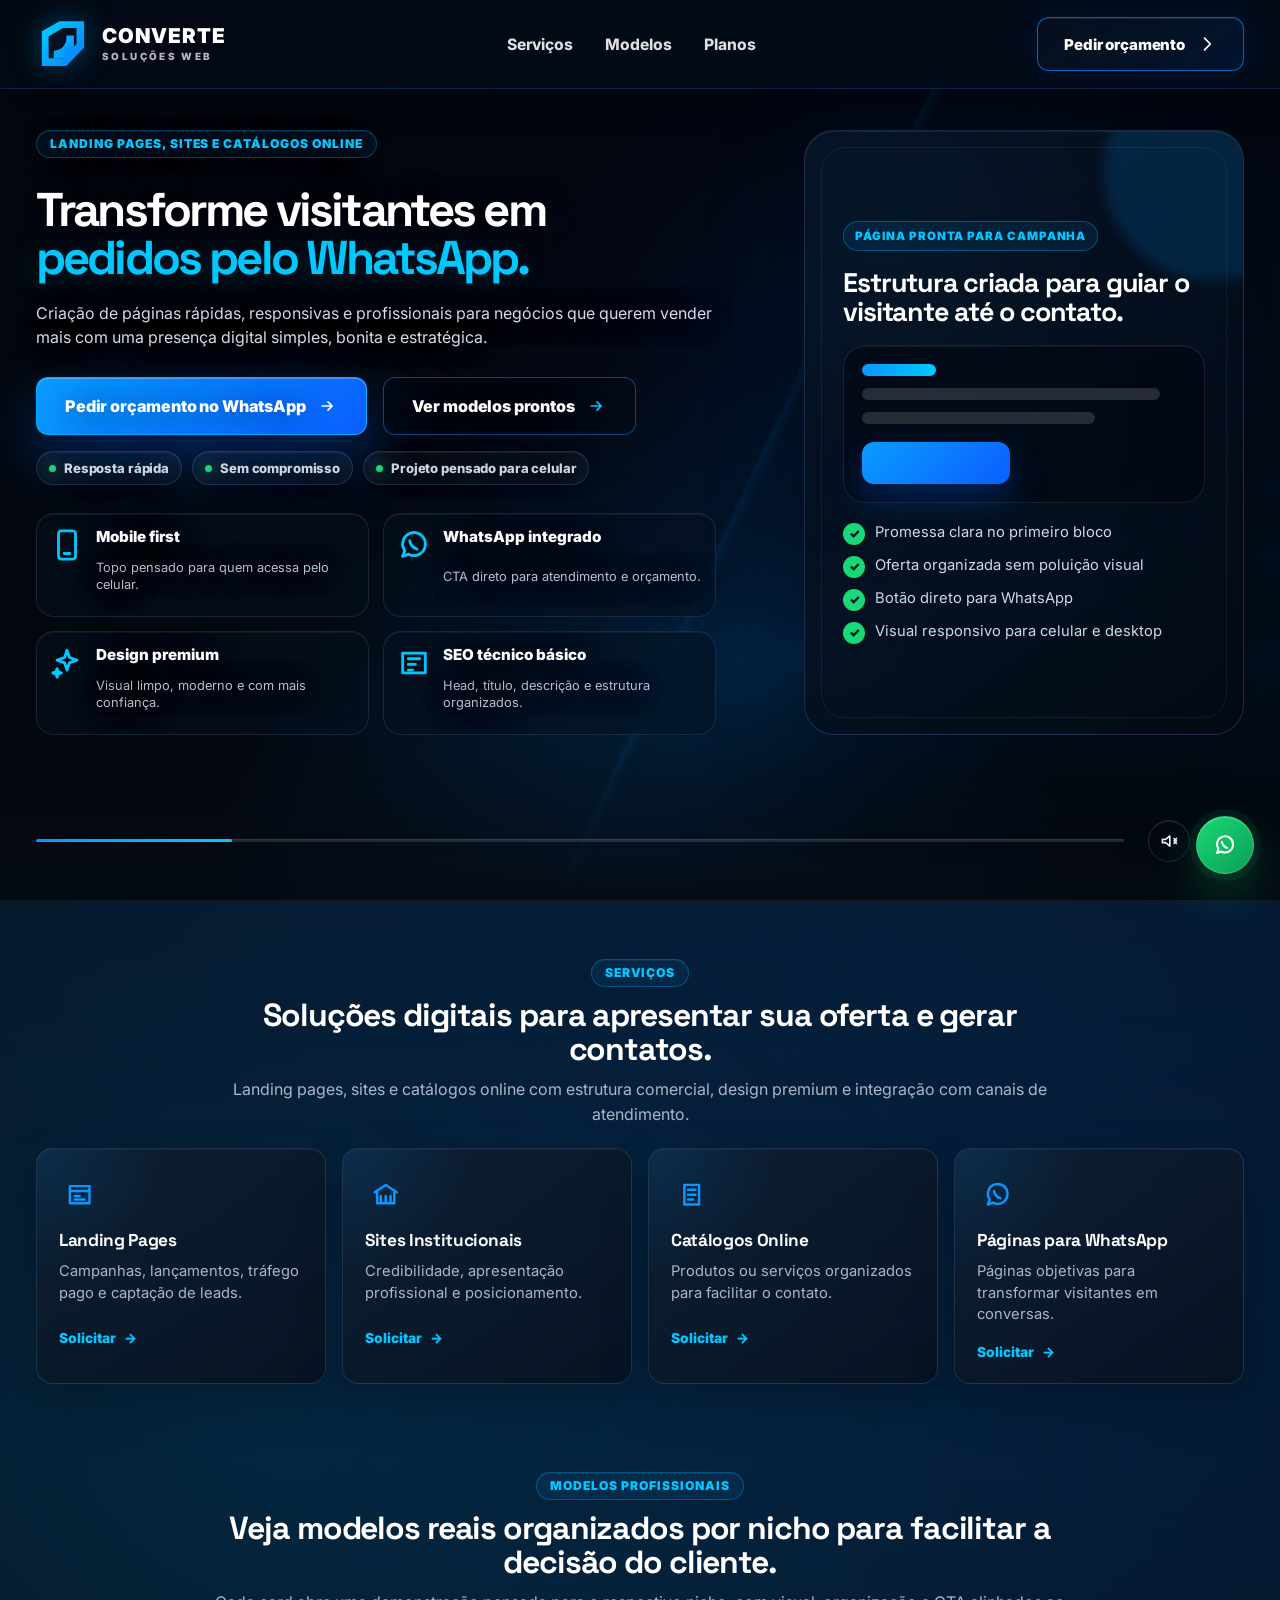
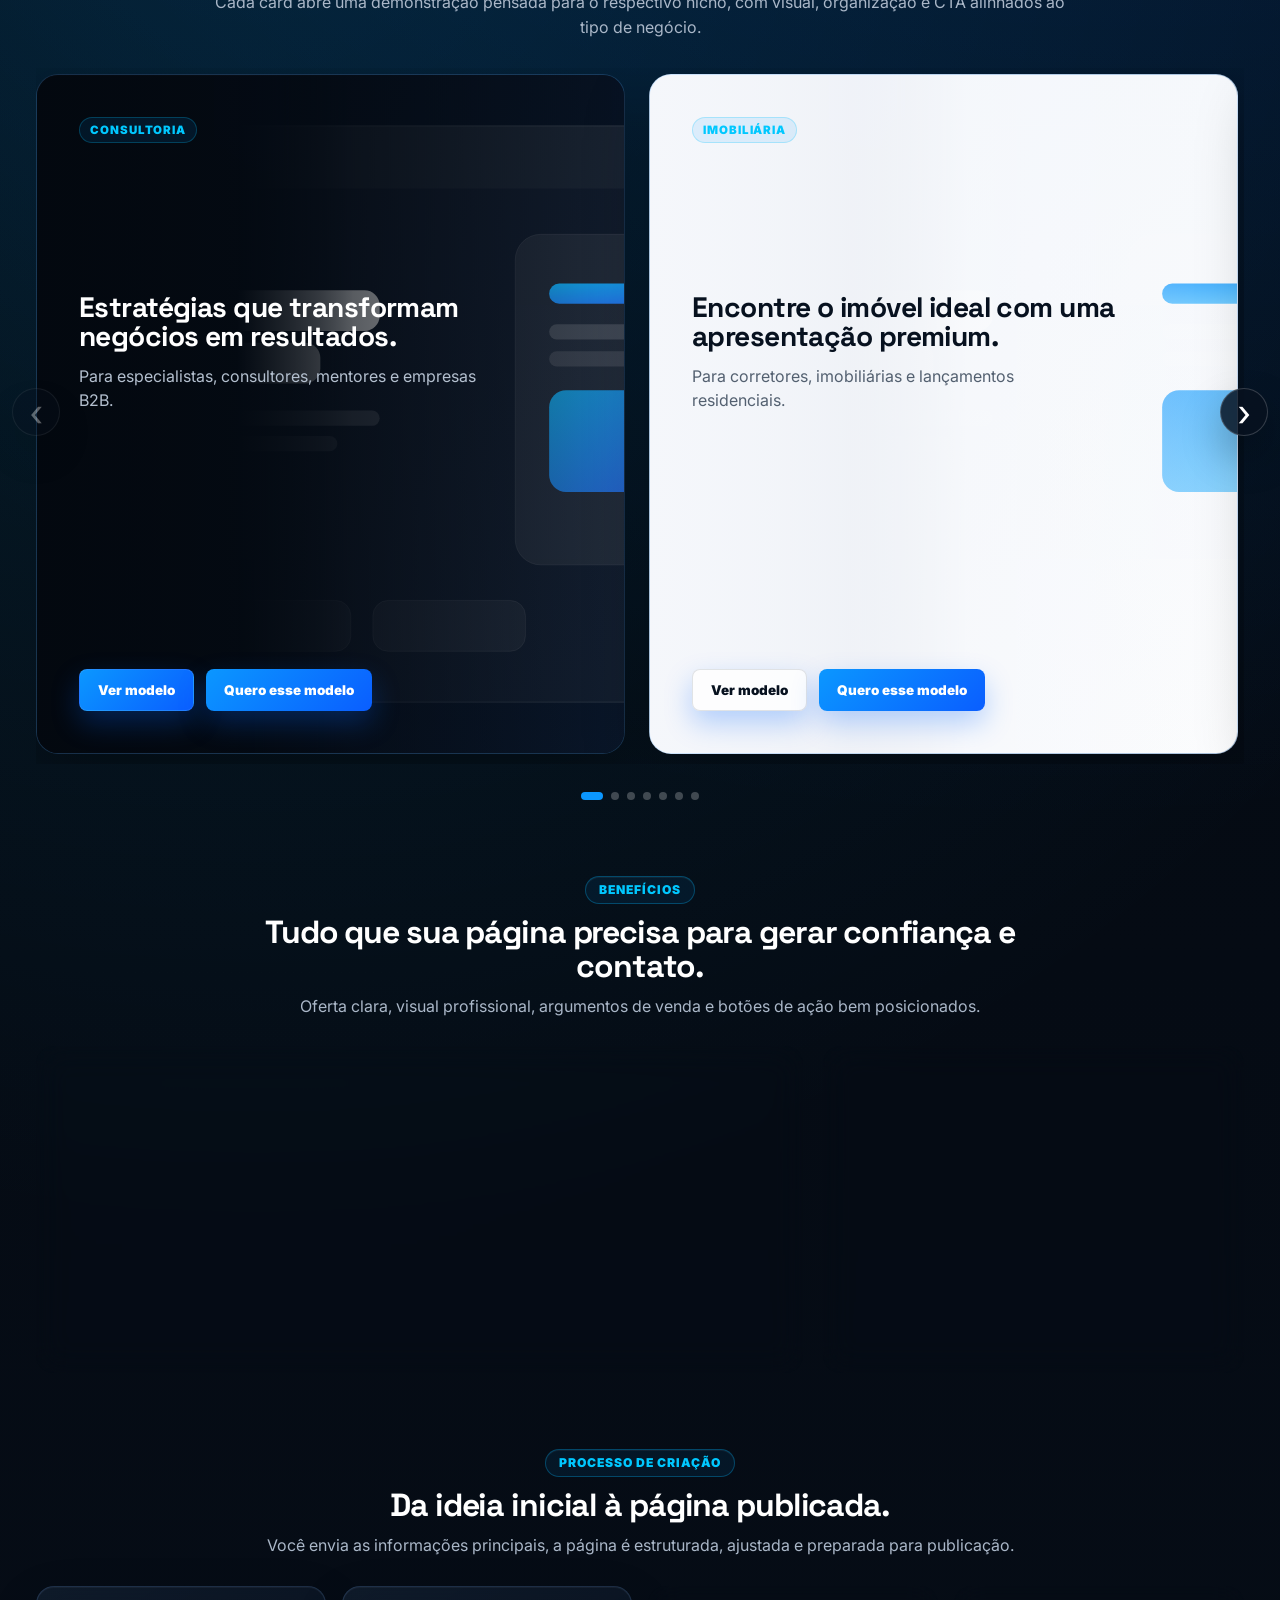
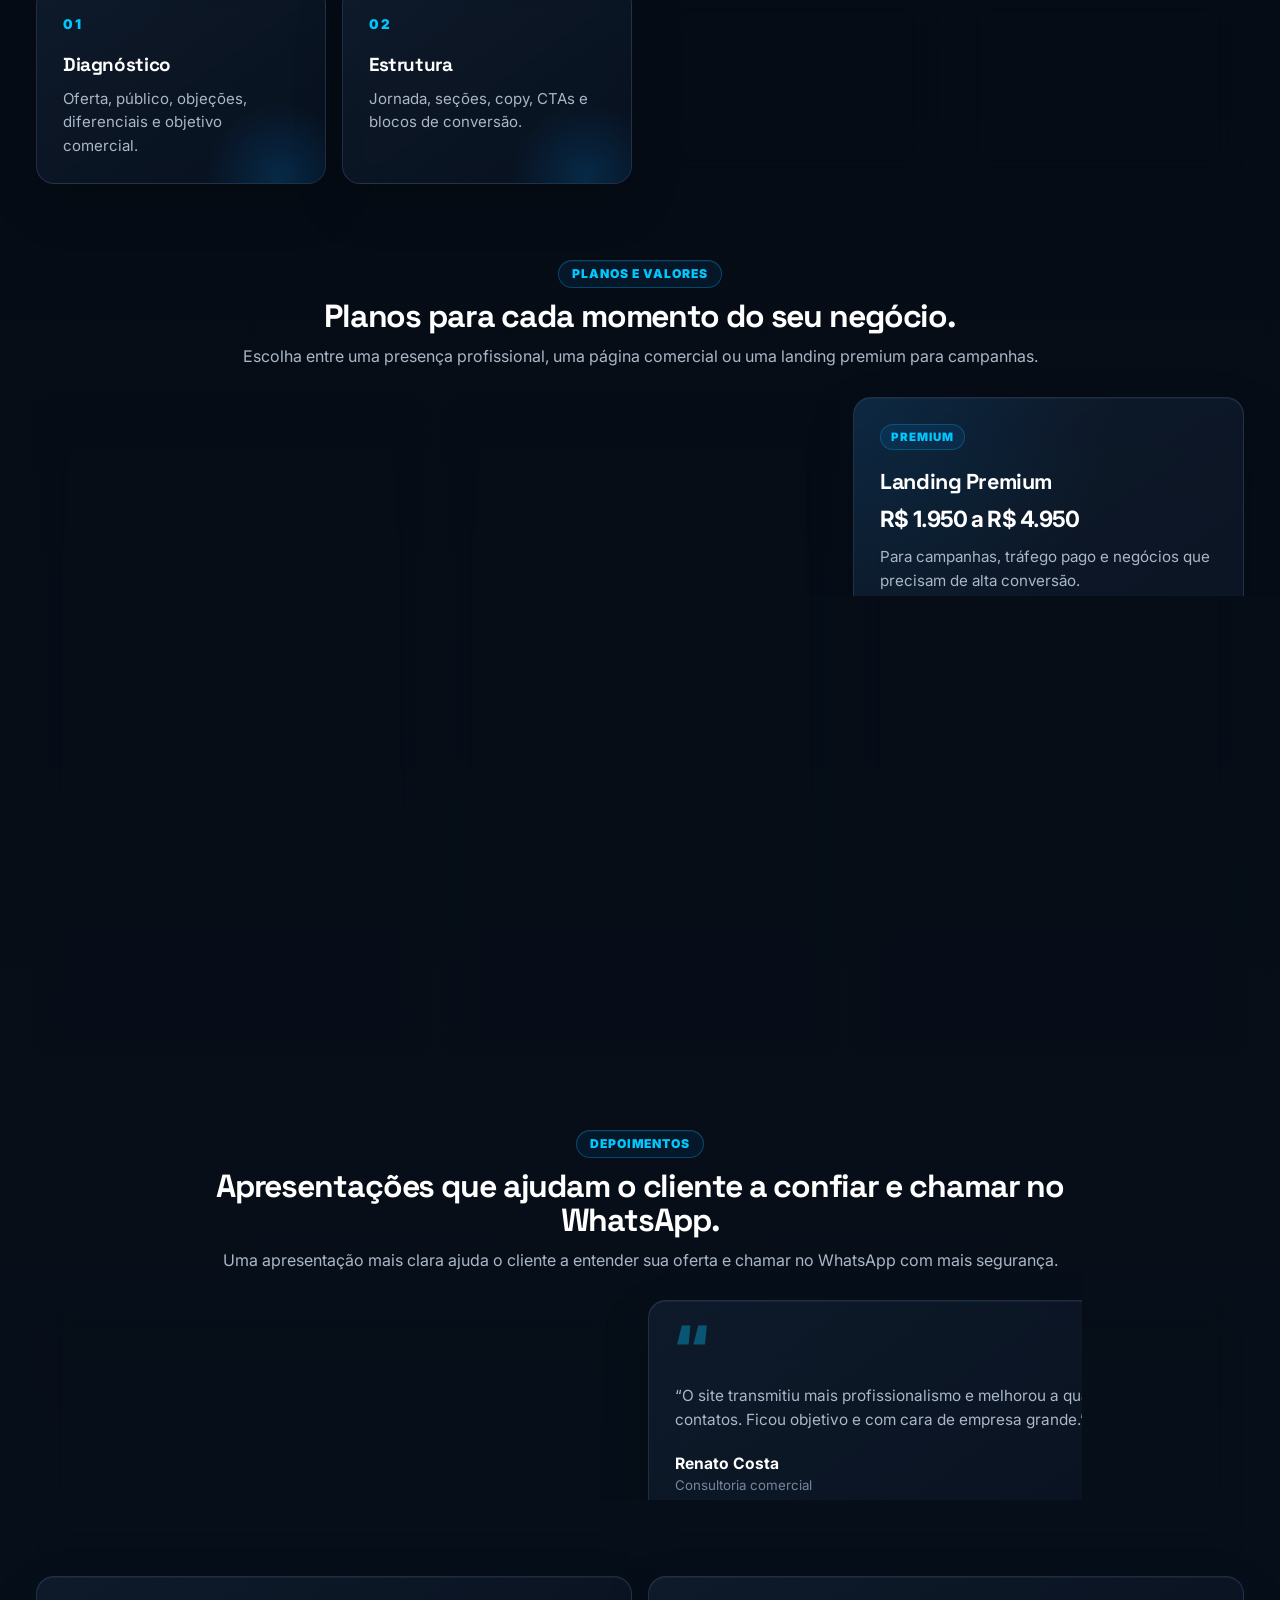
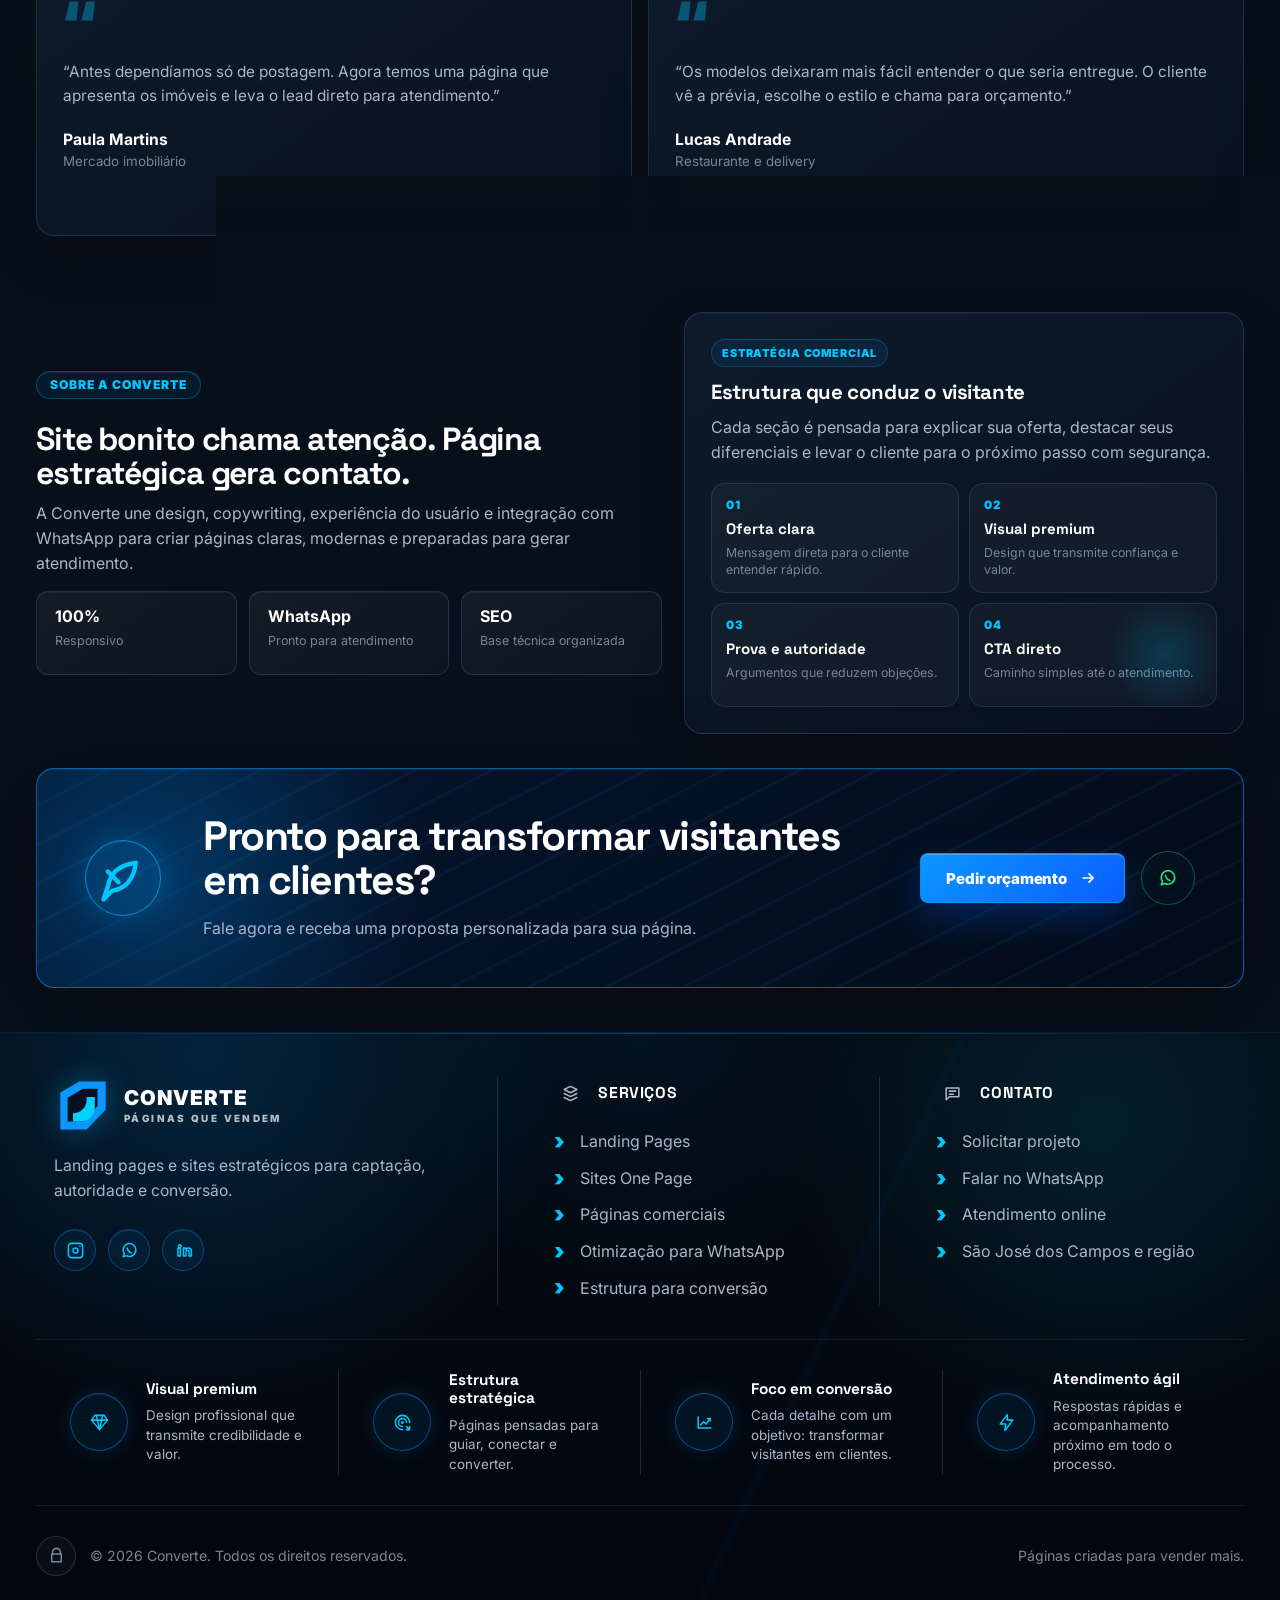
<file: index.html>
<!DOCTYPE html>
<html lang="pt-BR">
<head>
  <meta charset="UTF-8" />
  <meta name="viewport" content="width=device-width, initial-scale=1.0" />
  <meta name="description" content="Criação de landing pages, sites e catálogos online com design premium, foco em conversão e integração direta com WhatsApp." />
  <meta name="robots" content="index, follow" />
  <meta name="theme-color" content="#050b14" />

  <title>Converte | Landing Pages e Sites que Vendem pelo WhatsApp</title>

  <meta property="og:title" content="Converte | Landing Pages que Vendem pelo WhatsApp" />
  <meta property="og:description" content="Páginas profissionais para transformar visitantes em contatos, pedidos e orçamentos pelo WhatsApp." />
  <meta property="og:image" content="assets/img/hero-video-poster.jpg" />
  <meta property="og:type" content="website" />
  <meta property="og:locale" content="pt_BR" />

  <meta name="twitter:card" content="summary_large_image" />
  <meta name="twitter:title" content="Converte | Landing Pages e Sites que Vendem" />
  <meta name="twitter:description" content="Sites, landing pages e catálogos online com visual premium e CTA direto para WhatsApp." />
  <meta name="twitter:image" content="assets/img/hero-video-poster.jpg" />

  <link rel="icon" href="assets/icons/favicon.svg" type="image/svg+xml" />
  <link rel="preload" as="image" href="assets/img/hero-video-poster.jpg" fetchpriority="high" />
  <link rel="preconnect" href="https://fonts.googleapis.com" />
  <link rel="preconnect" href="https://fonts.gstatic.com" crossorigin />
  <link href="https://fonts.googleapis.com/css2?family=Inter:wght@400;500;600;700;800;900&family=Space+Grotesk:wght@600;700;800&display=swap" rel="stylesheet" />
  <link rel="stylesheet" href="css/styles.css" />

  <script type="application/ld+json">
    {
      "@context": "https://schema.org",
      "@type": "ProfessionalService",
      "name": "Converte",
      "description": "Criação de landing pages, sites e catálogos online com foco em conversão e atendimento pelo WhatsApp.",
      "areaServed": "São José dos Campos e região",
      "telephone": "+55 12 98251-0085",
      "serviceType": ["Landing Pages", "Sites Institucionais", "Catálogos Online", "Páginas para WhatsApp"]
    }
  </script>
</head>
<body>
  <div class="preloader" aria-label="Carregando página">
    <div class="loader-card">
      <span class="brand-mark brand-mark--loader" aria-hidden="true">
        <svg viewBox="0 0 64 64" role="img">
          <defs>
            <linearGradient id="logoGradientLoader" x1="0" y1="0" x2="1" y2="1">
              <stop offset="0%" stop-color="#00d1ff" />
              <stop offset="100%" stop-color="#0b79ff" />
            </linearGradient>
          </defs>
          <path d="M7 17 28 5h29v31L36 58H7V17Z" fill="url(#logoGradientLoader)" />
          <path d="M15 23 32 13h16v19L32 49H15V23Z" fill="#05111f" />
          <path d="M21 40c8 0 15-6 15-15v-3h9v12c0 8-7 15-15 15h-9v-9Z" fill="url(#logoGradientLoader)" />
        </svg>
      </span>
      <strong>CONVERTE</strong>
      <small>Páginas que vendem</small>
      <div class="loader-line"><span></span></div>
    </div>
  </div>

  <header class="site-header" id="topo">
    <div class="container nav-shell">
      <a class="brand" href="#topo" aria-label="Converte - início">
        <span class="brand-mark" aria-hidden="true">
          <svg viewBox="0 0 64 64" role="img">
            <defs>
              <linearGradient id="logoGradient" x1="0" y1="0" x2="1" y2="1">
                <stop offset="0%" stop-color="#00d1ff" />
                <stop offset="100%" stop-color="#0b79ff" />
              </linearGradient>
            </defs>
            <path d="M7 17 28 5h29v31L36 58H7V17Z" fill="url(#logoGradient)" />
            <path d="M15 23 32 13h16v19L32 49H15V23Z" fill="#05111f" />
            <path d="M21 40c8 0 15-6 15-15v-3h9v12c0 8-7 15-15 15h-9v-9Z" fill="url(#logoGradient)" />
          </svg>
        </span>
        <span class="brand-text">
          <strong>CONVERTE</strong>
          <small>SOLUÇÕES WEB</small>
        </span>
      </a>

      <button class="nav-toggle" type="button" aria-label="Abrir menu" aria-expanded="false">
        <span></span><span></span><span></span>
      </button>

      <nav class="main-nav" aria-label="Menu principal">
        <a href="#solucoes">Serviços</a>
        <a href="#modelos">Modelos</a>
        <a href="#planos">Planos</a>
      </nav>

      <a class="btn btn-ghost nav-cta" href="https://wa.me/5512982510085?text=Ol%C3%A1%2C%20vi%20sua%20p%C3%A1gina%20da%20Converte%20e%20quero%20pedir%20um%20or%C3%A7amento." target="_blank" rel="noopener noreferrer">
        Pedir orçamento
        <svg viewBox="0 0 24 24" aria-hidden="true"><path d="M9 5l7 7-7 7" /></svg>
      </a>
    </div>
  </header>

  <main>
    <section class="hero hero-premium hero-premium--video section-glow" aria-labelledby="hero-title">
      <video class="hero-background-video" autoplay muted loop playsinline preload="metadata" poster="assets/img/hero-video-poster.jpg" aria-hidden="true">
        <source src="assets/video/hero-background.mp4" type="video/mp4" />
      </video>
      <div class="hero-video-overlay" aria-hidden="true"></div>


      <div class="container hero-mobile-exclusive" aria-label="Topo exclusivo para celular">
        <span class="section-kicker">Landing pages, sites e catálogos online</span>
        <h1>Páginas pensadas para gerar <span>pedidos no WhatsApp.</span></h1>
        <p>Visual profissional, estrutura comercial e atendimento rápido para negócios que querem vender melhor no celular.</p>

        <div class="hero-mobile-exclusive__actions">
          <a class="btn btn-primary" href="https://wa.me/5512982510085?text=Ol%C3%A1%2C%20vi%20sua%20p%C3%A1gina%20da%20Converte%20e%20quero%20pedir%20um%20or%C3%A7amento." target="_blank" rel="noopener noreferrer">
            Pedir orçamento
            <svg viewBox="0 0 24 24" aria-hidden="true"><path d="M5 12h12m-5-5 5 5-5 5" /></svg>
          </a>
          <a class="btn btn-ghost btn-whatsapp-outline" href="#modelos">
            Ver modelos
            <svg viewBox="0 0 24 24" aria-hidden="true"><path d="M5 12h12m-5-5 5 5-5 5" /></svg>
          </a>
        </div>

        <div class="hero-mobile-exclusive__proof" aria-label="Diferenciais rápidos">
          <span>Resposta rápida</span>
          <span>Sem compromisso</span>
          <span>Projeto mobile first</span>
        </div>
      </div>

      <div class="container hero-premium__grid reveal">
        <div class="hero-premium__content">
          <span class="section-kicker">Landing pages, sites e catálogos online</span>
          <h1 id="hero-title">Transforme visitantes em <span>pedidos pelo WhatsApp.</span></h1>
          <p>Criação de páginas rápidas, responsivas e profissionais para negócios que querem vender mais com uma presença digital simples, bonita e estratégica.</p>

          <div class="hero-premium__actions">
            <a class="btn btn-primary" href="https://wa.me/5512982510085?text=Ol%C3%A1%2C%20vi%20sua%20p%C3%A1gina%20da%20Converte%20e%20quero%20pedir%20um%20or%C3%A7amento." target="_blank" rel="noopener noreferrer">
              Pedir orçamento no WhatsApp
              <svg viewBox="0 0 24 24" aria-hidden="true"><path d="M5 12h12m-5-5 5 5-5 5" /></svg>
            </a>
            <a class="btn btn-ghost btn-whatsapp-outline" href="#modelos">
              Ver modelos prontos
              <svg viewBox="0 0 24 24" aria-hidden="true"><path d="M5 12h12m-5-5 5 5-5 5" /></svg>
            </a>
          </div>

          <div class="hero-proof-strip" aria-label="Motivos para pedir orçamento">
            <span>Resposta rápida</span>
            <span>Sem compromisso</span>
            <span>Projeto pensado para celular</span>
          </div>

          <div class="hero-premium__features" aria-label="Diferenciais do projeto">
            <div>
              <span class="hero-feature-icon" aria-hidden="true"><svg viewBox="0 0 24 24"><path d="M8 2h8a2 2 0 0 1 2 2v16a2 2 0 0 1-2 2H8a2 2 0 0 1-2-2V4a2 2 0 0 1 2-2Z" /><path d="M10 18h4" /></svg></span>
              <strong>Mobile first</strong>
              <small>Topo pensado para quem acessa pelo celular.</small>
            </div>
            <div>
              <span class="hero-feature-icon" aria-hidden="true"><svg viewBox="0 0 24 24"><path d="M20 11.5a8 8 0 0 1-11.8 7L4 20l1.5-4.1A8 8 0 1 1 20 11.5Z" /><path d="M9 9c.4 3 2.3 4.9 5.2 6" /></svg></span>
              <strong>WhatsApp integrado</strong>
              <small>CTA direto para atendimento e orçamento.</small>
            </div>
            <div>
              <span class="hero-feature-icon" aria-hidden="true"><svg viewBox="0 0 24 24"><path d="M12 3l1.7 5.1L19 10l-5.3 1.9L12 17l-1.7-5.1L5 10l5.3-1.9L12 3Z" /><path d="M5 16l.8 2.2L8 19l-2.2.8L5 22l-.8-2.2L2 19l2.2-.8L5 16Z" /></svg></span>
              <strong>Design premium</strong>
              <small>Visual limpo, moderno e com mais confiança.</small>
            </div>
            <div>
              <span class="hero-feature-icon" aria-hidden="true"><svg viewBox="0 0 24 24"><path d="M4 5h16v14H4V5Z" /><path d="M8 9h8M8 13h5M8 17h3" /></svg></span>
              <strong>SEO técnico básico</strong>
              <small>Head, título, descrição e estrutura organizados.</small>
            </div>
          </div>
        </div>

        <aside class="hero-conversion-card" aria-label="Estrutura da página pronta para campanha">
          <span class="hero-card-badge">Página pronta para campanha</span>
          <h2>Estrutura criada para guiar o visitante até o contato.</h2>

          <div class="hero-card-preview" aria-hidden="true">
            <div class="preview-top"></div>
            <div class="preview-line preview-line--wide"></div>
            <div class="preview-line"></div>
            <div class="preview-cta"></div>
          </div>

          <ul class="hero-card-checklist">
            <li>Promessa clara no primeiro bloco</li>
            <li>Oferta organizada sem poluição visual</li>
            <li>Botão direto para WhatsApp</li>
            <li>Visual responsivo para celular e desktop</li>
          </ul>
        </aside>
      </div>

      <div class="container hero-media-ui" aria-label="Controles do vídeo de fundo">
        <div class="hero-media-progress" aria-hidden="true"><span></span></div>
        <div class="hero-media-buttons">
          <button class="hero-media-button" type="button" data-hero-video-mute aria-label="Ativar ou desativar som do vídeo">
            <svg viewBox="0 0 24 24" aria-hidden="true"><path d="M4 10v4h4l5 4V6l-5 4H4Z" /><path d="m18 9 3 3-3 3" /><path d="m21 9-3 3 3 3" /></svg>
          </button>
          <button class="hero-media-button" type="button" data-hero-video-toggle aria-label="Pausar ou reproduzir vídeo">
            <svg class="icon-pause" viewBox="0 0 24 24" aria-hidden="true"><path d="M8 5v14M16 5v14" /></svg>
            <svg class="icon-play" viewBox="0 0 24 24" aria-hidden="true"><path d="M9 7v10l8-5-8-5Z" /></svg>
          </button>
        </div>
      </div>
    </section>

    <section class="solutions" id="solucoes" aria-labelledby="solutions-title">
      <div class="container">
        <div class="section-heading reveal compact-heading">
          <span class="section-kicker">Serviços</span>
          <h2 id="solutions-title">Soluções digitais para apresentar sua oferta e gerar contatos.</h2>
          <p>Landing pages, sites e catálogos online com estrutura comercial, design premium e integração com canais de atendimento.</p>
        </div>
        <div class="cards-grid solution-grid">
          <article class="solution-card reveal">
            <span class="card-icon"><svg viewBox="0 0 24 24"><path d="M4 5h16v14H4V5Zm0 4h16M8 13h4m-4 3h8" /></svg></span>
            <h3>Landing Pages</h3>
            <p>Campanhas, lançamentos, tráfego pago e captação de leads.</p>
            <a href="https://wa.me/5512982510085?text=Ol%C3%A1%2C%20vi%20sua%20p%C3%A1gina%20da%20Converte%20e%20gostaria%20de%20solicitar%20um%20or%C3%A7amento%20para%20uma%20landing%20page." target="_blank" rel="noopener noreferrer">Solicitar <span>→</span></a>
          </article>
          <article class="solution-card reveal">
            <span class="card-icon"><svg viewBox="0 0 24 24"><path d="M3 10 12 4l9 6M5 10v9h14v-9M8 19v-6m4 6v-6m4 6v-6" /></svg></span>
            <h3>Sites Institucionais</h3>
            <p>Credibilidade, apresentação profissional e posicionamento.</p>
            <a href="https://wa.me/5512982510085?text=Ol%C3%A1%2C%20vi%20sua%20p%C3%A1gina%20da%20Converte%20e%20gostaria%20de%20solicitar%20um%20or%C3%A7amento%20para%20um%20site%20institucional." target="_blank" rel="noopener noreferrer">Solicitar <span>→</span></a>
          </article>
          <article class="solution-card reveal">
            <span class="card-icon"><svg viewBox="0 0 24 24"><path d="M6 4h12v16H6V4Zm3 4h6M9 12h6M9 16h4" /></svg></span>
            <h3>Catálogos Online</h3>
            <p>Produtos ou serviços organizados para facilitar o contato.</p>
            <a href="https://wa.me/5512982510085?text=Ol%C3%A1%2C%20vi%20sua%20p%C3%A1gina%20da%20Converte%20e%20gostaria%20de%20solicitar%20um%20or%C3%A7amento%20para%20um%20cat%C3%A1logo%20online." target="_blank" rel="noopener noreferrer">Solicitar <span>→</span></a>
          </article>
          <article class="solution-card reveal">
            <span class="card-icon"><svg viewBox="0 0 24 24"><path d="M20 11.5a8 8 0 0 1-11.8 7L4 20l1.5-4.1A8 8 0 1 1 20 11.5Z" /><path d="M9 9c.4 3 2.3 4.9 5.2 6" /></svg></span>
            <h3>Páginas para WhatsApp</h3>
            <p>Páginas objetivas para transformar visitantes em conversas.</p>
            <a href="https://wa.me/5512982510085?text=Ol%C3%A1%2C%20vi%20sua%20p%C3%A1gina%20da%20Converte%20e%20gostaria%20de%20solicitar%20um%20or%C3%A7amento%20para%20uma%20p%C3%A1gina%20focada%20em%20WhatsApp." target="_blank" rel="noopener noreferrer">Solicitar <span>→</span></a>
          </article>
        </div>
      </div>
    </section>

    <section class="models" id="modelos" aria-labelledby="models-title">
      <div class="container models-container">
        <div class="section-heading reveal">
          <span class="section-kicker">Modelos profissionais</span>
          <h2 id="models-title">Veja modelos reais organizados por nicho para facilitar a decisão do cliente.</h2>
          <p>Cada card abre uma demonstração pensada para o respectivo nicho, com visual, organização e CTA alinhados ao tipo de negócio.</p>
        </div>

        <div class="carousel-shell reveal">
          <button class="carousel-control prev" type="button" aria-label="Modelo anterior">‹</button>
          <div class="model-track" data-carousel>
            <article class="model-card model-consultoria">
              <img src="assets/img/model-consultoria.svg" alt="Prévia do modelo para Consultoria" loading="lazy" />
              <span>Consultoria</span>
              <h3>Estratégias que transformam negócios em resultados.</h3>
              <p>Para especialistas, consultores, mentores e empresas B2B.</p>
              <div class="model-card__actions">
                <a class="model-card__link model-card__link--secondary" href="modelos/consultoria/">Ver modelo</a>
                <a class="model-card__link" href="https://wa.me/5512982510085?text=Ol%C3%A1%2C%20vi%20o%20modelo%20de%20Consultoria%20da%20Converte%20e%20quero%20um%20site%20parecido%20para%20o%20meu%20neg%C3%B3cio." target="_blank" rel="noopener noreferrer">Quero esse modelo</a>
              </div>
            </article>
            <article class="model-card model-imobiliaria model-light">
              <img src="assets/img/model-imobiliaria.svg" alt="Prévia do modelo para Imobiliária" loading="lazy" />
              <span>Imobiliária</span>
              <h3>Encontre o imóvel ideal com uma apresentação premium.</h3>
              <p>Para corretores, imobiliárias e lançamentos residenciais.</p>
              <div class="model-card__actions">
                <a class="model-card__link model-card__link--secondary" href="modelos/imobiliaria/">Ver modelo</a>
                <a class="model-card__link" href="https://wa.me/5512982510085?text=Ol%C3%A1%2C%20vi%20o%20modelo%20de%20Imobili%C3%A1ria%20da%20Converte%20e%20quero%20um%20site%20parecido%20para%20apresentar%20meus%20im%C3%B3veis." target="_blank" rel="noopener noreferrer">Quero esse modelo</a>
              </div>
            </article>
            <article class="model-card model-fitness">
              <img src="assets/img/model-fitness.svg" alt="Prévia do modelo para Fitness" loading="lazy" />
              <span>Fitness</span>
              <h3>Mais alunos, mais agendamentos e mais autoridade.</h3>
              <p>Para academias, personal trainers, boxes e studios.</p>
              <div class="model-card__actions">
                <a class="model-card__link model-card__link--secondary" href="modelos/fitness/">Ver modelo</a>
                <a class="model-card__link" href="https://wa.me/5512982510085?text=Ol%C3%A1%2C%20vi%20o%20modelo%20Fitness%20da%20Converte%20e%20quero%20uma%20p%C3%A1gina%20parecida%20para%20minha%20academia%20ou%20servi%C3%A7o." target="_blank" rel="noopener noreferrer">Quero esse modelo</a>
              </div>
            </article>
            <article class="model-card model-beleza model-warm">
              <img src="assets/img/model-estetica.svg" alt="Prévia do modelo para Estética" loading="lazy" />
              <span>Estética</span>
              <h3>Realce sua marca e aumente os agendamentos.</h3>
              <p>Para clínicas, estética, beleza, saúde e autocuidado.</p>
              <div class="model-card__actions">
                <a class="model-card__link model-card__link--secondary" href="modelos/estetica/">Ver modelo</a>
                <a class="model-card__link" href="https://wa.me/5512982510085?text=Ol%C3%A1%2C%20vi%20o%20modelo%20de%20Est%C3%A9tica%20da%20Converte%20e%20quero%20um%20site%20parecido%20para%20meus%20servi%C3%A7os." target="_blank" rel="noopener noreferrer">Quero esse modelo</a>
              </div>
            </article>
            <article class="model-card model-curso">
              <img src="assets/img/model-cursos.svg" alt="Prévia do modelo para Cursos" loading="lazy" />
              <span>Cursos</span>
              <h3>Página de matrícula para apresentar oferta e fechar pelo WhatsApp.</h3>
              <p>Para cursos livres, graduação, pós, mentorias e treinamentos.</p>
              <div class="model-card__actions">
                <a class="model-card__link model-card__link--secondary" href="modelos/cursos/">Ver modelo</a>
                <a class="model-card__link" href="https://wa.me/5512982510085?text=Ol%C3%A1%2C%20vi%20o%20modelo%20para%20Cursos%20da%20Converte%20e%20quero%20uma%20p%C3%A1gina%20parecida%20para%20captar%20alunos." target="_blank" rel="noopener noreferrer">Quero esse modelo</a>
              </div>
            </article>
            <article class="model-card model-clinica">
              <img src="assets/img/model-clinica.svg" alt="Prévia do modelo para Clínicas" loading="lazy" />
              <span>Clínicas</span>
              <h3>Credibilidade, serviços claros e chamada direta para avaliação.</h3>
              <p>Para saúde, odontologia, fisioterapia e especialidades.</p>
              <div class="model-card__actions">
                <a class="model-card__link model-card__link--secondary" href="modelos/clinica/">Ver modelo</a>
                <a class="model-card__link" href="https://wa.me/5512982510085?text=Ol%C3%A1%2C%20vi%20o%20modelo%20de%20Cl%C3%ADnicas%20da%20Converte%20e%20quero%20uma%20p%C3%A1gina%20parecida%20para%20meu%20atendimento." target="_blank" rel="noopener noreferrer">Quero esse modelo</a>
              </div>
            </article>
            <article class="model-card model-restaurante model-warm">
              <img src="assets/img/model-restaurante.svg" alt="Prévia do modelo para Restaurante" loading="lazy" />
              <span>Restaurante</span>
              <h3>Cardápio, pedidos e reservas em uma página objetiva.</h3>
              <p>Para restaurantes, hamburguerias, delivery e cafeterias.</p>
              <div class="model-card__actions">
                <a class="model-card__link model-card__link--secondary" href="modelos/restaurante/">Ver modelo</a>
                <a class="model-card__link" href="https://wa.me/5512982510085?text=Ol%C3%A1%2C%20vi%20o%20modelo%20de%20Restaurante%20da%20Converte%20e%20quero%20uma%20p%C3%A1gina%20parecida%20para%20o%20meu%20neg%C3%B3cio." target="_blank" rel="noopener noreferrer">Quero esse modelo</a>
              </div>
            </article>
            <article class="model-card model-advocacia">
              <img src="assets/img/model-advocacia.svg" alt="Prévia do modelo para Advocacia" loading="lazy" />
              <span>Advocacia</span>
              <h3>Autoridade e confiança para receber contatos qualificados.</h3>
              <p>Para escritórios, advogados especialistas e consultorias.</p>
              <div class="model-card__actions">
                <a class="model-card__link model-card__link--secondary" href="modelos/advocacia/">Ver modelo</a>
                <a class="model-card__link" href="https://wa.me/5512982510085?text=Ol%C3%A1%2C%20vi%20o%20modelo%20de%20Advocacia%20da%20Converte%20e%20quero%20uma%20p%C3%A1gina%20parecida%20para%20meu%20escrit%C3%B3rio." target="_blank" rel="noopener noreferrer">Quero esse modelo</a>
              </div>
            </article>
          </div>
          <button class="carousel-control next" type="button" aria-label="Próximo modelo">›</button>
          <div class="carousel-dots" aria-label="Paginação dos modelos"></div>
        </div>
      </div>
    </section>

    <section class="benefits" id="beneficios" aria-labelledby="benefits-title">
      <div class="container">
        <div class="section-heading reveal">
          <span class="section-kicker">Benefícios</span>
          <h2 id="benefits-title">Tudo que sua página precisa para gerar confiança e contato.</h2>
          <p>Oferta clara, visual profissional, argumentos de venda e botões de ação bem posicionados.</p>
        </div>
        <div class="benefit-layout reveal">
          <article class="benefit-main">
            <h3>O que uma página estratégica entrega</h3>
            <div class="benefit-columns">
              <ul>
                <li>Promessa clara e específica</li>
                <li>Copy focada em objeções e desejo</li>
                <li>Hierarquia visual objetiva</li>
                <li>CTAs bem posicionados</li>
              </ul>
              <ul>
                <li>Design premium e responsivo</li>
                <li>Integração com WhatsApp</li>
                <li>SEO técnico básico ou avançado</li>
                <li>Carregamento rápido e otimizado</li>
              </ul>
            </div>
          </article>
          <aside class="benefit-score">
            <div><small>Clareza</small><strong>Oferta fácil de entender</strong></div>
            <div><small>Confiança</small><strong>Visual profissional</strong></div>
            <div><small>Atendimento</small><strong>Contato direto pelo WhatsApp</strong></div>
          </aside>
        </div>
      </div>
    </section>

    <section class="process" id="processo" aria-labelledby="process-title">
      <div class="container">
        <div class="section-heading reveal">
          <span class="section-kicker">Processo de criação</span>
          <h2 id="process-title">Da ideia inicial à página publicada.</h2>
          <p>Você envia as informações principais, a página é estruturada, ajustada e preparada para publicação.</p>
        </div>
        <div class="process-grid">
          <article class="process-step reveal">
            <span>01</span>
            <h3>Diagnóstico</h3>
            <p>Oferta, público, objeções, diferenciais e objetivo comercial.</p>
          </article>
          <article class="process-step reveal">
            <span>02</span>
            <h3>Estrutura</h3>
            <p>Jornada, seções, copy, CTAs e blocos de conversão.</p>
          </article>
          <article class="process-step reveal">
            <span>03</span>
            <h3>Design</h3>
            <p>Interface premium, responsiva e alinhada com a marca.</p>
          </article>
          <article class="process-step reveal">
            <span>04</span>
            <h3>Publicação</h3>
            <p>Entrega otimizada, ajustes finais, suporte e orientação.</p>
          </article>
        </div>
      </div>
    </section>

    <section class="pricing" id="planos" aria-labelledby="pricing-title">
      <div class="container">
        <div class="section-heading reveal">
          <span class="section-kicker">Planos e valores</span>
          <h2 id="pricing-title">Planos para cada momento do seu negócio.</h2>
          <p>Escolha entre uma presença profissional, uma página comercial ou uma landing premium para campanhas.</p>
        </div>
        <div class="pricing-grid">
          <article class="price-card reveal">
            <span class="plan-tag">Básico</span>
            <h3>One Page Profissional</h3>
            <strong class="price">R$ 250 a R$ 550</strong>
            <p>Ideal para presença digital simples, profissional e objetiva.</p>
            <ul>
              <li>One Page profissional</li>
              <li>Design responsivo</li>
              <li>Botão direto para WhatsApp</li>
              <li>Formulário simples</li>
              <li>Seções básicas da empresa</li>
              <li>Galeria ou serviços</li>
              <li>Hospedagem gratuita em página estática</li>
              <li>Ideal para presença digital simples</li>
            </ul>
            <a class="btn btn-ghost" href="https://wa.me/5512982510085?text=Ol%C3%A1%2C%20vi%20sua%20p%C3%A1gina%20da%20Converte%20e%20tenho%20interesse%20no%20Plano%20B%C3%A1sico.%20Pode%20me%20passar%20mais%20informa%C3%A7%C3%B5es%3F" target="_blank" rel="noopener noreferrer">Solicitar orçamento</a>
          </article>

          <article class="price-card price-card--featured reveal">
            <div class="plan-heading">
              <span class="plan-tag">Intermediário</span>
              <span class="plan-badge">Mais escolhido</span>
            </div>
            <h3>Página Comercial</h3>
            <strong class="price">R$ 750 a R$ 1.450</strong>
            <p>Para empresas que precisam gerar contatos e vender com mais clareza.</p>
            <ul>
              <li>Tudo do Básico</li>
              <li>Design personalizado</li>
              <li>Estrutura focada em conversão</li>
              <li>Copy comercial para venda</li>
              <li>Seções de benefícios, serviços e diferenciais</li>
              <li>Depoimentos, FAQ e Google Maps</li>
              <li>Animações leves e aparência premium</li>
              <li>SEO básico</li>
              <li>Ideal para empresas que querem gerar mais contatos</li>
            </ul>
            <a class="btn btn-primary" href="https://wa.me/5512982510085?text=Ol%C3%A1%2C%20vi%20sua%20p%C3%A1gina%20da%20Converte%20e%20tenho%20interesse%20no%20Plano%20Intermedi%C3%A1rio.%20Pode%20me%20passar%20mais%20informa%C3%A7%C3%B5es%3F" target="_blank" rel="noopener noreferrer">Quero o Intermediário</a>
          </article>

          <article class="price-card reveal">
            <span class="plan-tag">Premium</span>
            <h3>Landing Premium</h3>
            <strong class="price">R$ 1.950 a R$ 4.950</strong>
            <p>Para campanhas, tráfego pago e negócios que precisam de alta conversão.</p>
            <ul>
              <li>Tudo do Intermediário</li>
              <li>Landing page estratégica de alta conversão</li>
              <li>Hero premium personalizado</li>
              <li>Identidade visual mais trabalhada</li>
              <li>Copy avançada e estrutura comercial completa</li>
              <li>Carrosséis, efeitos visuais e animações modernas</li>
              <li>Integração com WhatsApp, formulário e captação de leads</li>
              <li>Otimização mobile, velocidade e experiência visual</li>
              <li>Ideal para campanhas, tráfego pago e vendas</li>
            </ul>
            <a class="btn btn-ghost" href="https://wa.me/5512982510085?text=Ol%C3%A1%2C%20vi%20sua%20p%C3%A1gina%20da%20Converte%20e%20tenho%20interesse%20no%20Plano%20Premium.%20Pode%20me%20passar%20mais%20informa%C3%A7%C3%B5es%3F" target="_blank" rel="noopener noreferrer">Solicitar orçamento</a>
          </article>
        </div>
      </div>
    </section>

    <section class="testimonials" id="depoimentos" aria-labelledby="testimonials-title">
      <div class="container">
        <div class="section-heading reveal">
          <span class="section-kicker">Depoimentos</span>
          <h2 id="testimonials-title">Apresentações que ajudam o cliente a confiar e chamar no WhatsApp.</h2>
          <p>Uma apresentação mais clara ajuda o cliente a entender sua oferta e chamar no WhatsApp com mais segurança.</p>
        </div>
        <div class="testimonial-grid">
          <article class="testimonial-card reveal">
            <p>“A página deixou nossa oferta muito mais clara. O cliente entende rápido, clica no WhatsApp e já chega mais preparado.”</p>
            <strong>Mariana Alves</strong>
            <small>Clínica de estética</small>
          </article>
          <article class="testimonial-card reveal">
            <p>“O site transmitiu mais profissionalismo e melhorou a qualidade dos contatos. Ficou objetivo e com cara de empresa grande.”</p>
            <strong>Renato Costa</strong>
            <small>Consultoria comercial</small>
          </article>
          <article class="testimonial-card reveal">
            <p>“Antes dependíamos só de postagem. Agora temos uma página que apresenta os imóveis e leva o lead direto para atendimento.”</p>
            <strong>Paula Martins</strong>
            <small>Mercado imobiliário</small>
          </article>
          <article class="testimonial-card reveal">
            <p>“Os modelos deixaram mais fácil entender o que seria entregue. O cliente vê a prévia, escolhe o estilo e chama para orçamento.”</p>
            <strong>Lucas Andrade</strong>
            <small>Restaurante e delivery</small>
          </article>
        </div>
      </div>
    </section>

    <section class="about" id="sobre" aria-labelledby="about-title">
      <div class="container about-grid">
        <div class="about-content reveal">
          <span class="section-kicker">Sobre a Converte</span>
          <h2 id="about-title">Site bonito chama atenção. Página estratégica gera contato.</h2>
          <p>A Converte une design, copywriting, experiência do usuário e integração com WhatsApp para criar páginas claras, modernas e preparadas para gerar atendimento.</p>
          <div class="about-stats" aria-label="Diferenciais técnicos da Converte">
            <div><strong>100%</strong><small>Responsivo</small></div>
            <div><strong>WhatsApp</strong><small>Pronto para atendimento</small></div>
            <div><strong>SEO</strong><small>Base técnica organizada</small></div>
          </div>
        </div>
        <div class="about-card reveal">
          <span class="about-card-label">Estratégia comercial</span>
          <h3>Estrutura que conduz o visitante</h3>
          <p>Cada seção é pensada para explicar sua oferta, destacar seus diferenciais e levar o cliente para o próximo passo com segurança.</p>
          <div class="positioning-grid" aria-label="Pilares de posicionamento da página">
            <div><span>01</span><strong>Oferta clara</strong><small>Mensagem direta para o cliente entender rápido.</small></div>
            <div><span>02</span><strong>Visual premium</strong><small>Design que transmite confiança e valor.</small></div>
            <div><span>03</span><strong>Prova e autoridade</strong><small>Argumentos que reduzem objeções.</small></div>
            <div><span>04</span><strong>CTA direto</strong><small>Caminho simples até o atendimento.</small></div>
          </div>
        </div>
      </div>
    </section>

    <section class="contact" id="contato" aria-labelledby="contact-title">
      <div class="container cta-panel reveal">
        <div class="cta-icon" aria-hidden="true">
          <svg viewBox="0 0 24 24"><path d="M5 16c1-6 5-10 13-11-1 8-5 12-11 13l-4 4 2-6Z" /><path d="M10 14 5 9" /></svg>
        </div>
        <div class="cta-copy">
          <h2 id="contact-title">Pronto para transformar visitantes em clientes?</h2>
          <p>Fale agora e receba uma proposta personalizada para sua página.</p>
        </div>
        <div class="cta-actions">
          <a class="btn btn-primary" href="https://wa.me/5512982510085?text=Ol%C3%A1%2C%20vi%20sua%20p%C3%A1gina%20da%20Converte%20e%20gostaria%20de%20solicitar%20um%20or%C3%A7amento%20para%20uma%20landing%20page." target="_blank" rel="noopener noreferrer">
            Pedir orçamento
            <svg viewBox="0 0 24 24" aria-hidden="true"><path d="M5 12h12m-5-5 5 5-5 5" /></svg>
          </a>
          <a class="btn btn-whatsapp btn-icon-only" href="https://wa.me/5512982510085?text=Ol%C3%A1%2C%20vi%20sua%20p%C3%A1gina%20da%20Converte%20e%20gostaria%20de%20solicitar%20um%20or%C3%A7amento%20para%20uma%20landing%20page." target="_blank" rel="noopener noreferrer" aria-label="Falar no WhatsApp" title="Falar no WhatsApp">
            <svg viewBox="0 0 24 24" aria-hidden="true"><path d="M20 11.5a8 8 0 0 1-11.8 7L4 20l1.5-4.1A8 8 0 1 1 20 11.5Z" /><path d="M9 9c.4 3 2.3 4.9 5.2 6" /></svg>
          </a>
        </div>
      </div>
    </section>
  </main>

  <footer class="site-footer" id="rodape">
    <div class="container footer-main">
      <div class="footer-brand">
        <a class="brand" href="#topo" aria-label="Converte - voltar ao início">
          <span class="brand-mark" aria-hidden="true">
            <svg viewBox="0 0 64 64" role="img">
              <path d="M7 17 28 5h29v31L36 58H7V17Z" fill="#0b97ff" />
              <path d="M15 23 32 13h16v19L32 49H15V23Z" fill="#05111f" />
              <path d="M21 40c8 0 15-6 15-15v-3h9v12c0 8-7 15-15 15h-9v-9Z" fill="#00d1ff" />
            </svg>
          </span>
          <span class="brand-text"><strong>CONVERTE</strong><small>PÁGINAS QUE VENDEM</small></span>
        </a>
        <p>Landing pages e sites estratégicos para captação, autoridade e conversão.</p>
        <div class="footer-socials" aria-label="Canais digitais da Converte">
          <a href="#contato" aria-label="Instagram da Converte">
            <svg viewBox="0 0 24 24" aria-hidden="true"><path d="M7 3h10a4 4 0 0 1 4 4v10a4 4 0 0 1-4 4H7a4 4 0 0 1-4-4V7a4 4 0 0 1 4-4Z" /><path d="M8.8 12a3.2 3.2 0 1 0 6.4 0 3.2 3.2 0 0 0-6.4 0Z" /><path d="M17.5 6.5h.01" /></svg>
          </a>
          <a href="https://wa.me/5512982510085?text=Ol%C3%A1%2C%20vi%20sua%20p%C3%A1gina%20da%20Converte%20e%20gostaria%20de%20solicitar%20um%20or%C3%A7amento%20para%20uma%20landing%20page." target="_blank" rel="noopener noreferrer" aria-label="WhatsApp da Converte">
            <svg viewBox="0 0 24 24" aria-hidden="true"><path d="M20 11.5a8 8 0 0 1-11.8 7L4 20l1.5-4.1A8 8 0 1 1 20 11.5Z" /><path d="M9 9c.4 3 2.3 4.9 5.2 6" /></svg>
          </a>
          <a href="#contato" aria-label="LinkedIn da Converte">
            <svg viewBox="0 0 24 24" aria-hidden="true"><path d="M5 9h3v10H5V9Zm1.5-4A1.7 1.7 0 1 1 6.5 8 1.7 1.7 0 0 1 6.5 5Z" /><path d="M12 9h3v1.4c.6-.9 1.6-1.6 3.1-1.6 2.3 0 3.9 1.5 3.9 4.7V19h-3v-5c0-1.5-.6-2.4-1.8-2.4-1 0-1.7.7-2 1.4-.1.3-.2.7-.2 1.1V19h-3V9Z" /></svg>
          </a>
        </div>
      </div>

      <nav class="footer-column" aria-label="Serviços">
        <h3>
          <span class="footer-title-icon" aria-hidden="true"><svg viewBox="0 0 24 24"><path d="m12 3 8 4-8 4-8-4 8-4Z" /><path d="m4 12 8 4 8-4" /><path d="m4 17 8 4 8-4" /></svg></span>
          Serviços
        </h3>
        <ul>
          <li><a href="#modelos">Landing Pages</a></li>
          <li><a href="#planos">Sites One Page</a></li>
          <li><a href="#solucoes">Páginas comerciais</a></li>
          <li><a href="#contato">Otimização para WhatsApp</a></li>
          <li><a href="#beneficios">Estrutura para conversão</a></li>
        </ul>
      </nav>

      <nav class="footer-column" aria-label="Contato">
        <h3>
          <span class="footer-title-icon" aria-hidden="true"><svg viewBox="0 0 24 24"><path d="M4 5h16v11H8l-4 4V5Z" /><path d="M8 9h8M8 13h5" /></svg></span>
          Contato
        </h3>
        <ul>
          <li><a href="https://wa.me/5512982510085?text=Ol%C3%A1%2C%20vi%20sua%20p%C3%A1gina%20da%20Converte%20e%20gostaria%20de%20solicitar%20um%20or%C3%A7amento%20para%20uma%20landing%20page." target="_blank" rel="noopener noreferrer">Solicitar projeto</a></li>
          <li><a href="https://wa.me/5512982510085?text=Ol%C3%A1%2C%20vi%20sua%20p%C3%A1gina%20da%20Converte%20e%20gostaria%20de%20solicitar%20um%20or%C3%A7amento%20para%20uma%20landing%20page." target="_blank" rel="noopener noreferrer">Falar no WhatsApp</a></li>
          <li><span>Atendimento online</span></li>
          <li><span>São José dos Campos e região</span></li>
        </ul>
      </nav>
    </div>

    <div class="container footer-value-row" aria-label="Diferenciais da Converte">
      <div class="footer-value-card">
        <span class="footer-value-icon" aria-hidden="true"><svg viewBox="0 0 24 24"><path d="M6 3h12l4 6-10 12L2 9l4-6Z" /><path d="M2 9h20M8 3l4 18 4-18" /></svg></span>
        <div><strong>Visual premium</strong><small>Design profissional que transmite credibilidade e valor.</small></div>
      </div>
      <div class="footer-value-card">
        <span class="footer-value-icon" aria-hidden="true"><svg viewBox="0 0 24 24"><path d="M12 21a9 9 0 1 1 9-9" /><path d="M12 17a5 5 0 1 1 5-5" /><path d="M12 13a1 1 0 1 1 1-1" /><path d="m17 17 4 4m0-4v4h-4" /></svg></span>
        <div><strong>Estrutura estratégica</strong><small>Páginas pensadas para guiar, conectar e converter.</small></div>
      </div>
      <div class="footer-value-card">
        <span class="footer-value-icon" aria-hidden="true"><svg viewBox="0 0 24 24"><path d="M4 19V5" /><path d="M4 19h16" /><path d="m7 15 4-4 3 3 5-7" /><path d="M16 7h3v3" /></svg></span>
        <div><strong>Foco em conversão</strong><small>Cada detalhe com um objetivo: transformar visitantes em clientes.</small></div>
      </div>
      <div class="footer-value-card">
        <span class="footer-value-icon" aria-hidden="true"><svg viewBox="0 0 24 24"><path d="m13 2-9 12h7l-1 8 10-13h-7l0-7Z" /></svg></span>
        <div><strong>Atendimento ágil</strong><small>Respostas rápidas e acompanhamento próximo em todo o processo.</small></div>
      </div>
    </div>

    <div class="container footer-bottom">
      <span class="footer-copyright"><span class="footer-lock" aria-hidden="true"><svg viewBox="0 0 24 24"><path d="M7 10V8a5 5 0 0 1 10 0v2" /><path d="M6 10h12v10H6V10Z" /></svg></span>© 2026 Converte. Todos os direitos reservados.</span>
      <span>Páginas criadas para vender mais.</span>
    </div>
  </footer>

  <a class="whatsapp-floating" href="https://wa.me/5512982510085?text=Ol%C3%A1%2C%20vi%20sua%20p%C3%A1gina%20da%20Converte%20e%20gostaria%20de%20solicitar%20um%20or%C3%A7amento%20para%20uma%20landing%20page." target="_blank" rel="noopener noreferrer" aria-label="Falar no WhatsApp" title="Falar no WhatsApp">
    <svg viewBox="0 0 24 24" aria-hidden="true"><path d="M20 11.5a8 8 0 0 1-11.8 7L4 20l1.5-4.1A8 8 0 1 1 20 11.5Z" /><path d="M9 9c.4 3 2.3 4.9 5.2 6" /></svg>
  </a>

  <script src="js/main.js"></script>
</body>
</html>
</file>
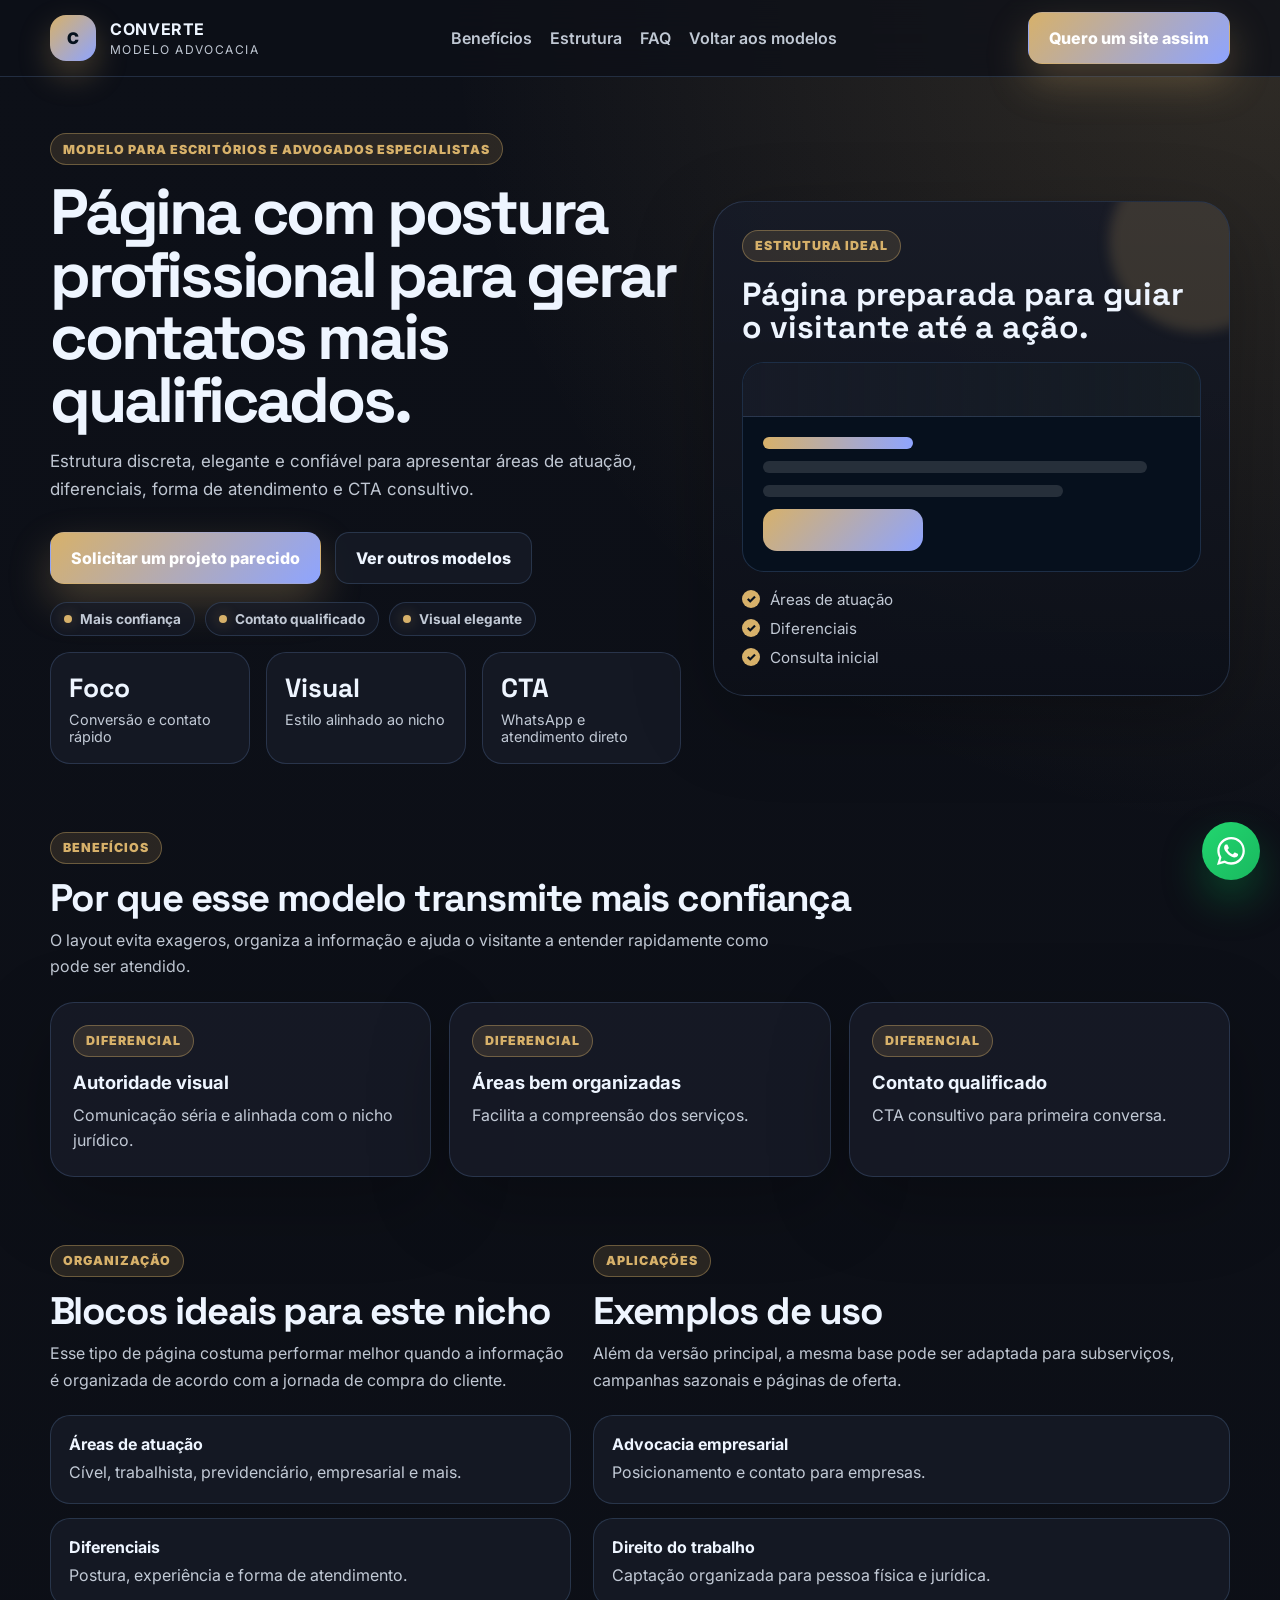
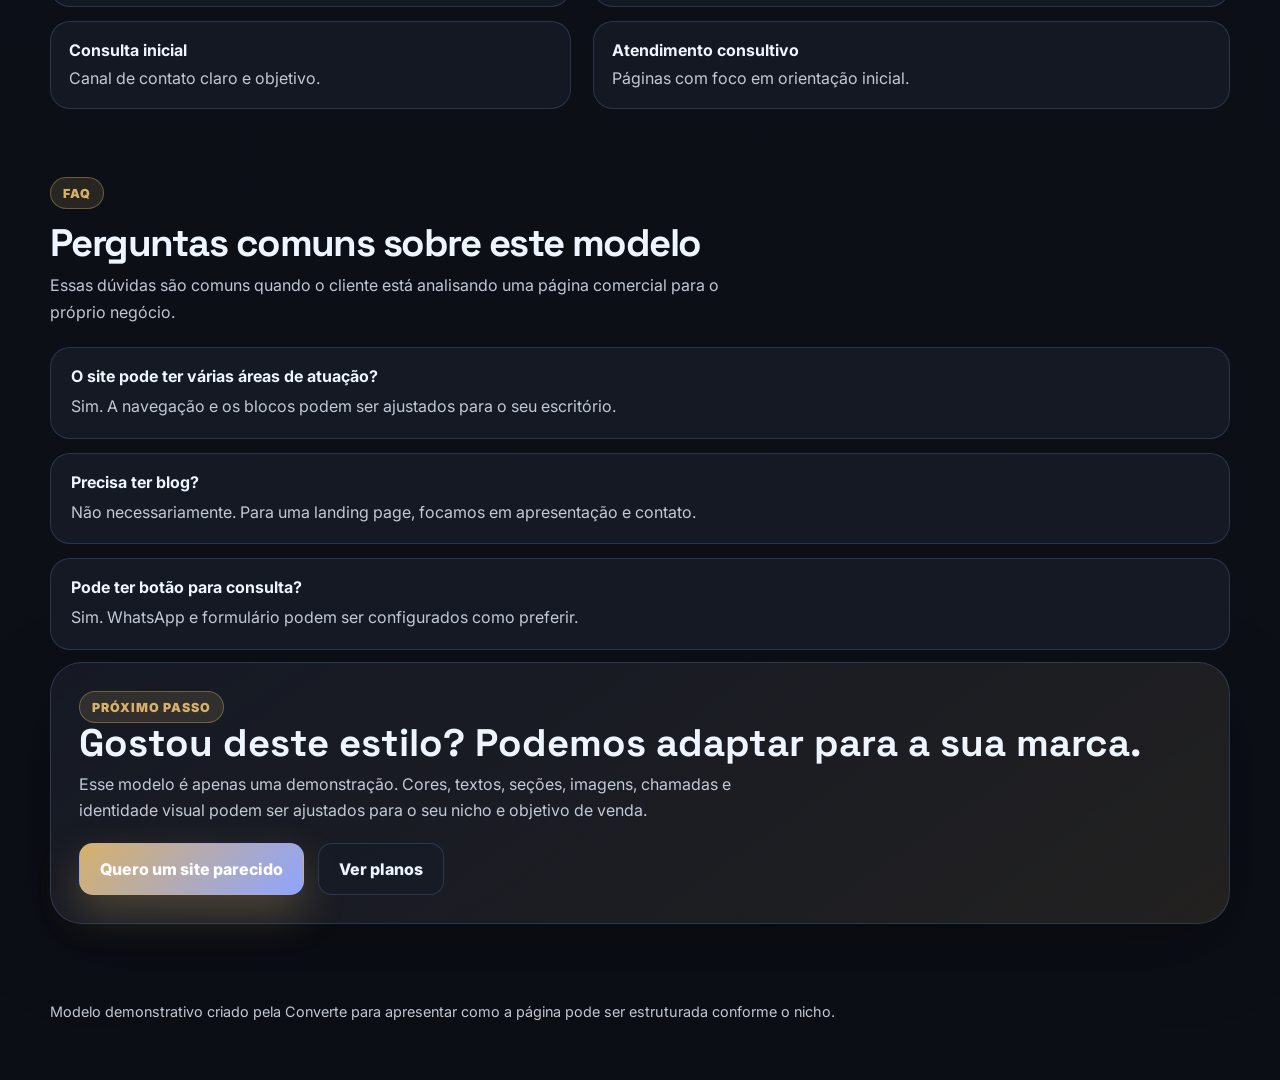
<file: modelos/advocacia/index.html>
<!DOCTYPE html>
<html lang="pt-BR" >
<head>
  <meta charset="UTF-8" />
  <meta name="viewport" content="width=device-width, initial-scale=1.0" />
  <meta name="description" content="Advocacia - modelo de landing page da Converte, criado para apresentar o negócio com foco em conversão e contato pelo WhatsApp." />
  <title>Advocacia | Modelo Converte</title>
  <link rel="icon" href="../../assets/icons/favicon.svg" type="image/svg+xml" />
  <link rel="preconnect" href="https://fonts.googleapis.com" />
  <link rel="preconnect" href="https://fonts.gstatic.com" crossorigin />
  <link href="https://fonts.googleapis.com/css2?family=Inter:wght@400;500;600;700;800;900&family=Space+Grotesk:wght@600;700;800&display=swap" rel="stylesheet" />
  <link rel="stylesheet" href="../../css/modelos.css" />
  <style>
    :root {
      --bg: #0d1018;
      --surface: #171b27;
      --accent: #d7b16a;
      --accent-2: #8ea4ff;
      --soft: #f7f2e6;
      --text: #eef5ff; --muted: rgba(232,240,252,.82); --border: rgba(133,182,255,.18); --shadow: 0 24px 80px rgba(0,0,0,.25);
    }
  </style>
</head>
<body>
  <header class="topbar">
    <div class="container topbar-inner">
      <a class="brand" href="../../index.html#modelos">
        <span class="brand-mark">C</span>
        <span><strong>CONVERTE</strong><small>MODELO ADVOCACIA</small></span>
      </a>
      <nav aria-label="Menu da prévia">
        <a href="#beneficios">Benefícios</a>
        <a href="#estrutura">Estrutura</a>
        <a href="#faq">FAQ</a>
        <a href="../../index.html#modelos">Voltar aos modelos</a>
      </nav>
      <a class="btn btn-primary" href="https://wa.me/5512982510085?text=Ol%C3%A1%2C%20vi%20o%20modelo%20de%20Advocacia%20da%20Converte%20e%20quero%20uma%20p%C3%A1gina%20parecida%20para%20meu%20escrit%C3%B3rio." target="_blank" rel="noopener noreferrer">Quero um site assim</a>
    </div>
  </header>

  <main>
    <section class="hero">
      <div class="container hero-grid">
        <div>
          <span class="badge">Modelo para escritórios e advogados especialistas</span>
          <h1>Página com postura profissional para gerar contatos mais qualificados.</h1>
          <p>Estrutura discreta, elegante e confiável para apresentar áreas de atuação, diferenciais, forma de atendimento e CTA consultivo.</p>
          <div class="hero-actions">
            <a class="btn btn-primary" href="https://wa.me/5512982510085?text=Ol%C3%A1%2C%20vi%20o%20modelo%20de%20Advocacia%20da%20Converte%20e%20quero%20uma%20p%C3%A1gina%20parecida%20para%20meu%20escrit%C3%B3rio." target="_blank" rel="noopener noreferrer">Solicitar um projeto parecido</a>
            <a class="btn btn-secondary" href="../../index.html#modelos">Ver outros modelos</a>
          </div>
          <div class="hero-badges"><span>Mais confiança</span><span>Contato qualificado</span><span>Visual elegante</span></div>
          <div class="metric-grid">
            <div class="metric"><strong>Foco</strong><span>Conversão e contato rápido</span></div>
            <div class="metric"><strong>Visual</strong><span>Estilo alinhado ao nicho</span></div>
            <div class="metric"><strong>CTA</strong><span>WhatsApp e atendimento direto</span></div>
          </div>
        </div>

        <aside class="mock-card">
          <span class="mini-label">Estrutura ideal</span>
          <h3 style="position:relative;z-index:1;margin:16px 0 18px;font-family:var(--font-title);font-size:2rem;line-height:1.04;">Página preparada para guiar o visitante até a ação.</h3>
          <div class="mock-screen">
            <div class="mock-screen-top"></div>
            <div class="mock-screen-body">
              <div class="mock-line small"></div>
              <div class="mock-line long"></div>
              <div class="mock-line mid"></div>
              <div class="mock-cta"></div>
            </div>
          </div>
          <ul class="mock-list"><li>Áreas de atuação</li><li>Diferenciais</li><li>Consulta inicial</li></ul>
        </aside>
      </div>
    </section>

    <section class="section" id="beneficios">
      <div class="container">
        <div class="section-heading">
          <span class="badge">Benefícios</span>
          <h2>Por que esse modelo transmite mais confiança</h2>
          <p>O layout evita exageros, organiza a informação e ajuda o visitante a entender rapidamente como pode ser atendido.</p>
        </div>
        <div class="grid-3"><article class="card"><span class="mini-label">Diferencial</span><h3>Autoridade visual</h3><p>Comunicação séria e alinhada com o nicho jurídico.</p></article><article class="card"><span class="mini-label">Diferencial</span><h3>Áreas bem organizadas</h3><p>Facilita a compreensão dos serviços.</p></article><article class="card"><span class="mini-label">Diferencial</span><h3>Contato qualificado</h3><p>CTA consultivo para primeira conversa.</p></article></div>
      </div>
    </section>

    <section class="section" id="estrutura">
      <div class="container showcase">
        <div>
          <div class="section-heading">
            <span class="badge">Organização</span>
            <h2>Blocos ideais para este nicho</h2>
            <p>Esse tipo de página costuma performar melhor quando a informação é organizada de acordo com a jornada de compra do cliente.</p>
          </div>
          <div class="showcase-panel"><div class="list-item"><strong>Áreas de atuação</strong><p>Cível, trabalhista, previdenciário, empresarial e mais.</p></div><div class="list-item"><strong>Diferenciais</strong><p>Postura, experiência e forma de atendimento.</p></div><div class="list-item"><strong>Consulta inicial</strong><p>Canal de contato claro e objetivo.</p></div></div>
        </div>
        <div>
          <div class="section-heading">
            <span class="badge">Aplicações</span>
            <h2>Exemplos de uso</h2>
            <p>Além da versão principal, a mesma base pode ser adaptada para subserviços, campanhas sazonais e páginas de oferta.</p>
          </div>
          <div class="showcase-panel"><div class="list-item"><strong>Advocacia empresarial</strong><p>Posicionamento e contato para empresas.</p></div><div class="list-item"><strong>Direito do trabalho</strong><p>Captação organizada para pessoa física e jurídica.</p></div><div class="list-item"><strong>Atendimento consultivo</strong><p>Páginas com foco em orientação inicial.</p></div></div>
        </div>
      </div>
    </section>

    <section class="section" id="faq">
      <div class="container">
        <div class="section-heading">
          <span class="badge">FAQ</span>
          <h2>Perguntas comuns sobre este modelo</h2>
          <p>Essas dúvidas são comuns quando o cliente está analisando uma página comercial para o próprio negócio.</p>
        </div>
        <div class="faq"><div class="faq-item"><strong>O site pode ter várias áreas de atuação?</strong><p>Sim. A navegação e os blocos podem ser ajustados para o seu escritório.</p></div><div class="faq-item"><strong>Precisa ter blog?</strong><p>Não necessariamente. Para uma landing page, focamos em apresentação e contato.</p></div><div class="faq-item"><strong>Pode ter botão para consulta?</strong><p>Sim. WhatsApp e formulário podem ser configurados como preferir.</p></div></div>
        <div class="cta-block">
          <span class="badge">Próximo passo</span>
          <h2>Gostou deste estilo? Podemos adaptar para a sua marca.</h2>
          <p>Esse modelo é apenas uma demonstração. Cores, textos, seções, imagens, chamadas e identidade visual podem ser ajustados para o seu nicho e objetivo de venda.</p>
          <div class="hero-actions">
            <a class="btn btn-primary" href="https://wa.me/5512982510085?text=Ol%C3%A1%2C%20vi%20o%20modelo%20de%20Advocacia%20da%20Converte%20e%20quero%20uma%20p%C3%A1gina%20parecida%20para%20meu%20escrit%C3%B3rio." target="_blank" rel="noopener noreferrer">Quero um site parecido</a>
            <a class="btn btn-secondary" href="../../index.html#planos">Ver planos</a>
          </div>
        </div>
      </div>
    </section>
  </main>

  <a class="floating-whats" href="https://wa.me/5512982510085?text=Ol%C3%A1%2C%20vi%20o%20modelo%20de%20Advocacia%20da%20Converte%20e%20quero%20uma%20p%C3%A1gina%20parecida%20para%20meu%20escrit%C3%B3rio." target="_blank" rel="noopener noreferrer" aria-label="Falar no WhatsApp">
    <svg viewBox="0 0 24 24" aria-hidden="true"><path d="M20.52 3.48A11.86 11.86 0 0 0 12.06 0C5.56 0 .26 5.29.26 11.8c0 2.08.54 4.11 1.57 5.91L0 24l6.47-1.69a11.77 11.77 0 0 0 5.59 1.43h.01c6.5 0 11.8-5.29 11.8-11.8 0-3.15-1.23-6.11-3.35-8.46ZM12.07 21.7h-.01a9.9 9.9 0 0 1-5.05-1.38l-.36-.21-3.84 1 1.03-3.75-.24-.39A9.84 9.84 0 0 1 2.2 11.8c0-5.44 4.43-9.87 9.88-9.87 2.64 0 5.12 1.02 6.98 2.88a9.8 9.8 0 0 1 2.89 6.99c0 5.44-4.43 9.9-9.88 9.9Zm5.42-7.4c-.3-.16-1.77-.88-2.04-.98-.27-.1-.47-.16-.66.16-.2.31-.76.98-.93 1.17-.17.2-.34.22-.64.08-.3-.16-1.25-.46-2.38-1.47-.88-.79-1.47-1.77-1.64-2.06-.17-.3-.02-.46.13-.61.13-.13.3-.34.44-.5.15-.17.2-.29.3-.48.1-.2.05-.37-.02-.52-.08-.16-.67-1.62-.92-2.22-.24-.59-.48-.51-.66-.52h-.56c-.2 0-.52.08-.79.37-.27.3-1.04 1.01-1.04 2.46 0 1.45 1.07 2.86 1.22 3.05.14.2 2.08 3.17 5.03 4.45.7.3 1.25.48 1.67.62.7.22 1.34.19 1.84.12.56-.08 1.77-.72 2.02-1.42.25-.7.25-1.3.17-1.42-.07-.12-.27-.2-.56-.35Z"/></svg>
  </a>

  <footer class="container footer-note">
    <p>Modelo demonstrativo criado pela Converte para apresentar como a página pode ser estruturada conforme o nicho.</p>
  </footer>
</body>
</html>
</file>
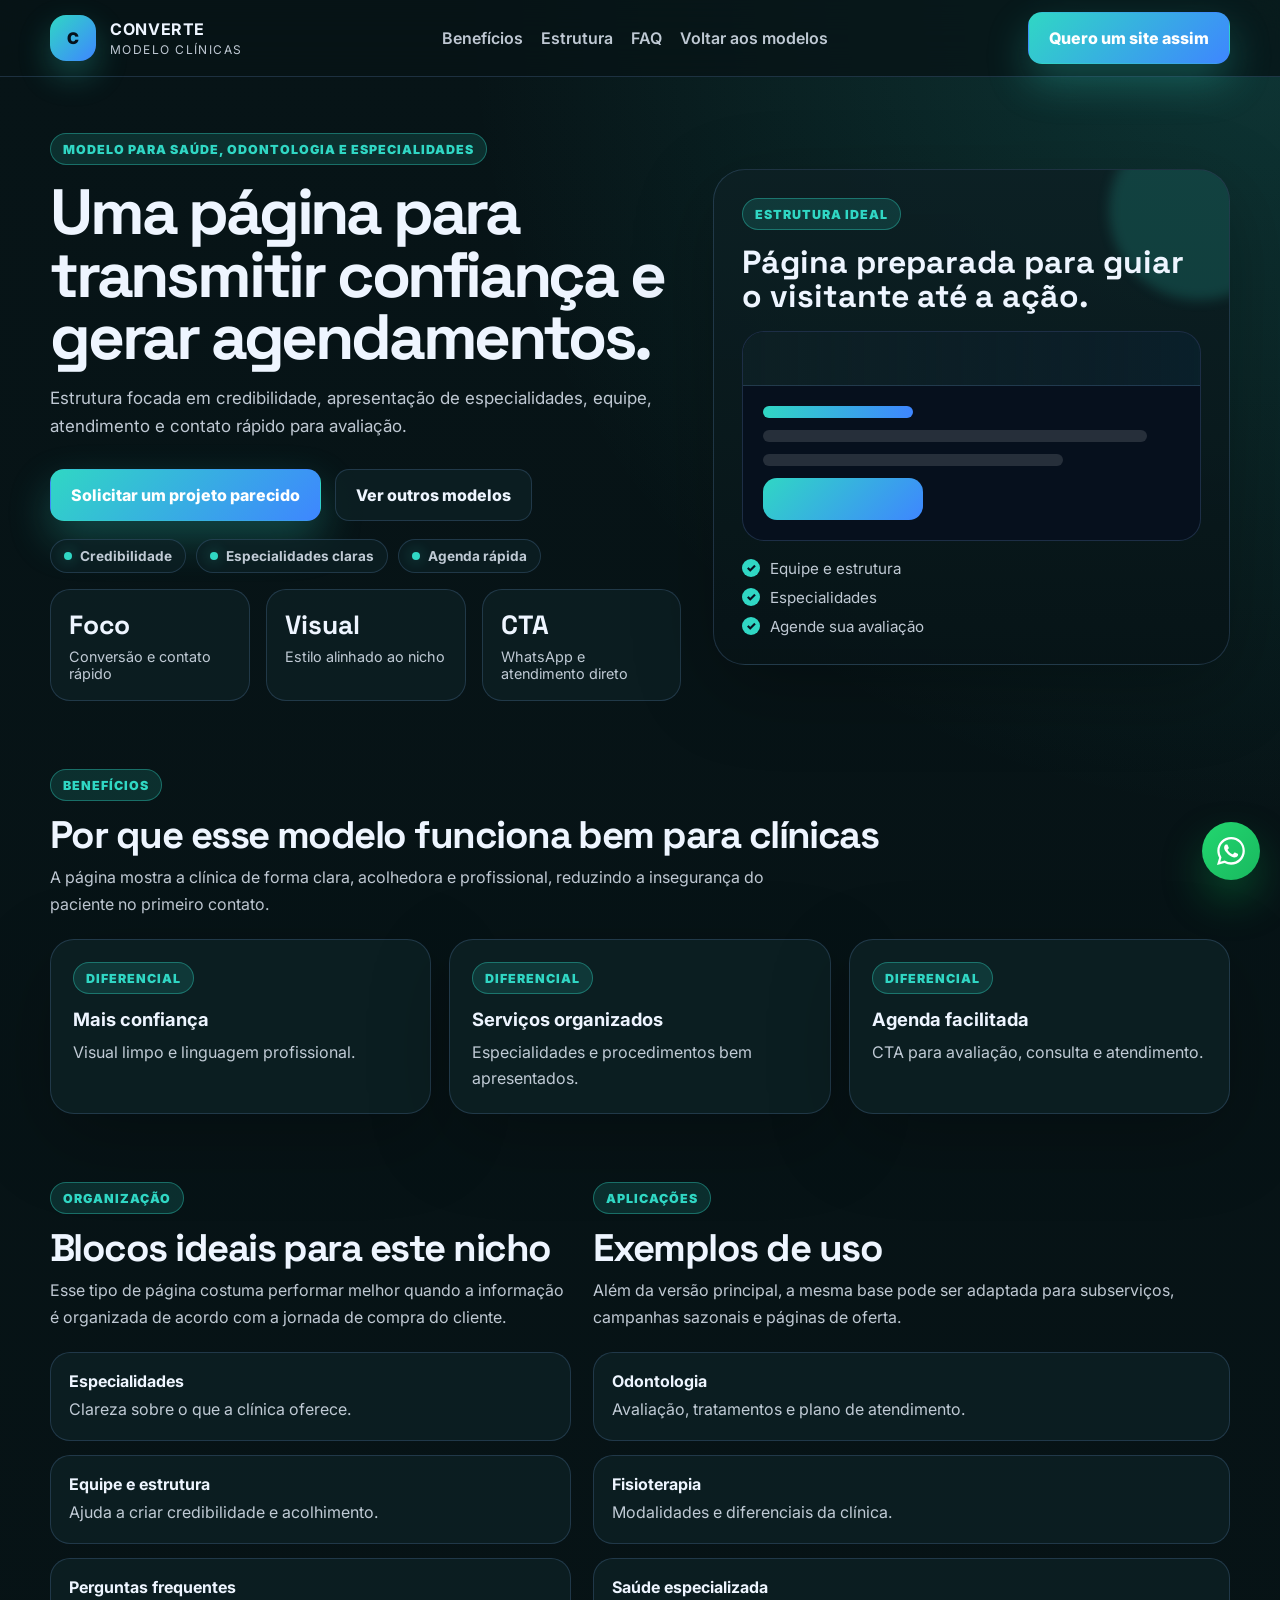
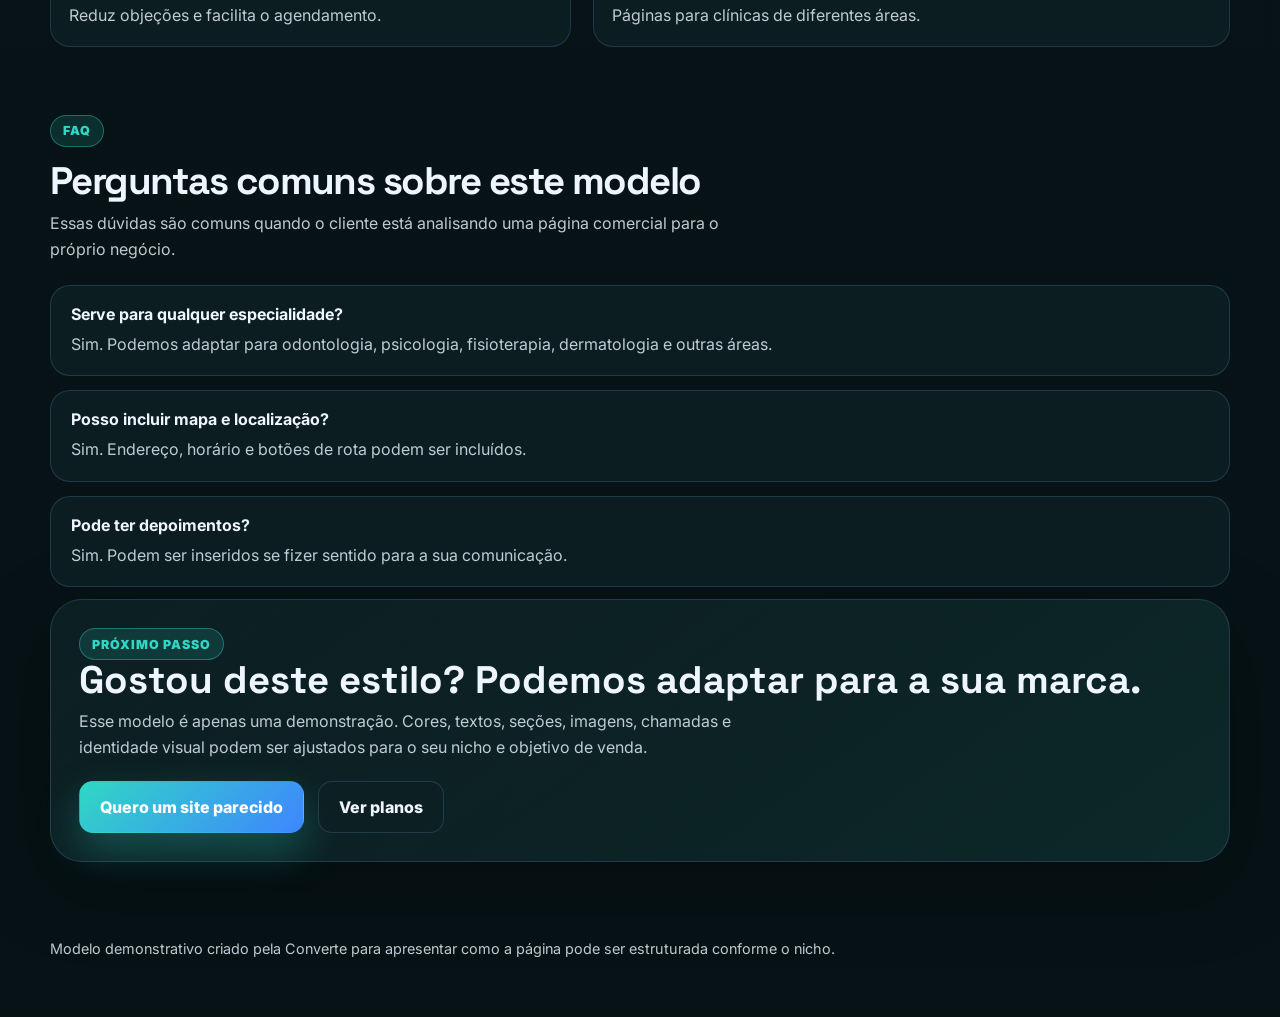
<file: modelos/clinica/index.html>
<!DOCTYPE html>
<html lang="pt-BR" >
<head>
  <meta charset="UTF-8" />
  <meta name="viewport" content="width=device-width, initial-scale=1.0" />
  <meta name="description" content="Clínicas - modelo de landing page da Converte, criado para apresentar o negócio com foco em conversão e contato pelo WhatsApp." />
  <title>Clínicas | Modelo Converte</title>
  <link rel="icon" href="../../assets/icons/favicon.svg" type="image/svg+xml" />
  <link rel="preconnect" href="https://fonts.googleapis.com" />
  <link rel="preconnect" href="https://fonts.gstatic.com" crossorigin />
  <link href="https://fonts.googleapis.com/css2?family=Inter:wght@400;500;600;700;800;900&family=Space+Grotesk:wght@600;700;800&display=swap" rel="stylesheet" />
  <link rel="stylesheet" href="../../css/modelos.css" />
  <style>
    :root {
      --bg: #071417;
      --surface: #0d2024;
      --accent: #30d7c4;
      --accent-2: #3e86ff;
      --soft: #ebfffc;
      --text: #eef5ff; --muted: rgba(232,240,252,.82); --border: rgba(133,182,255,.18); --shadow: 0 24px 80px rgba(0,0,0,.25);
    }
  </style>
</head>
<body>
  <header class="topbar">
    <div class="container topbar-inner">
      <a class="brand" href="../../index.html#modelos">
        <span class="brand-mark">C</span>
        <span><strong>CONVERTE</strong><small>MODELO CLÍNICAS</small></span>
      </a>
      <nav aria-label="Menu da prévia">
        <a href="#beneficios">Benefícios</a>
        <a href="#estrutura">Estrutura</a>
        <a href="#faq">FAQ</a>
        <a href="../../index.html#modelos">Voltar aos modelos</a>
      </nav>
      <a class="btn btn-primary" href="https://wa.me/5512982510085?text=Ol%C3%A1%2C%20vi%20o%20modelo%20de%20Cl%C3%ADnicas%20da%20Converte%20e%20quero%20uma%20p%C3%A1gina%20parecida%20para%20meu%20atendimento." target="_blank" rel="noopener noreferrer">Quero um site assim</a>
    </div>
  </header>

  <main>
    <section class="hero">
      <div class="container hero-grid">
        <div>
          <span class="badge">Modelo para saúde, odontologia e especialidades</span>
          <h1>Uma página para transmitir confiança e gerar agendamentos.</h1>
          <p>Estrutura focada em credibilidade, apresentação de especialidades, equipe, atendimento e contato rápido para avaliação.</p>
          <div class="hero-actions">
            <a class="btn btn-primary" href="https://wa.me/5512982510085?text=Ol%C3%A1%2C%20vi%20o%20modelo%20de%20Cl%C3%ADnicas%20da%20Converte%20e%20quero%20uma%20p%C3%A1gina%20parecida%20para%20meu%20atendimento." target="_blank" rel="noopener noreferrer">Solicitar um projeto parecido</a>
            <a class="btn btn-secondary" href="../../index.html#modelos">Ver outros modelos</a>
          </div>
          <div class="hero-badges"><span>Credibilidade</span><span>Especialidades claras</span><span>Agenda rápida</span></div>
          <div class="metric-grid">
            <div class="metric"><strong>Foco</strong><span>Conversão e contato rápido</span></div>
            <div class="metric"><strong>Visual</strong><span>Estilo alinhado ao nicho</span></div>
            <div class="metric"><strong>CTA</strong><span>WhatsApp e atendimento direto</span></div>
          </div>
        </div>

        <aside class="mock-card">
          <span class="mini-label">Estrutura ideal</span>
          <h3 style="position:relative;z-index:1;margin:16px 0 18px;font-family:var(--font-title);font-size:2rem;line-height:1.04;">Página preparada para guiar o visitante até a ação.</h3>
          <div class="mock-screen">
            <div class="mock-screen-top"></div>
            <div class="mock-screen-body">
              <div class="mock-line small"></div>
              <div class="mock-line long"></div>
              <div class="mock-line mid"></div>
              <div class="mock-cta"></div>
            </div>
          </div>
          <ul class="mock-list"><li>Equipe e estrutura</li><li>Especialidades</li><li>Agende sua avaliação</li></ul>
        </aside>
      </div>
    </section>

    <section class="section" id="beneficios">
      <div class="container">
        <div class="section-heading">
          <span class="badge">Benefícios</span>
          <h2>Por que esse modelo funciona bem para clínicas</h2>
          <p>A página mostra a clínica de forma clara, acolhedora e profissional, reduzindo a insegurança do paciente no primeiro contato.</p>
        </div>
        <div class="grid-3"><article class="card"><span class="mini-label">Diferencial</span><h3>Mais confiança</h3><p>Visual limpo e linguagem profissional.</p></article><article class="card"><span class="mini-label">Diferencial</span><h3>Serviços organizados</h3><p>Especialidades e procedimentos bem apresentados.</p></article><article class="card"><span class="mini-label">Diferencial</span><h3>Agenda facilitada</h3><p>CTA para avaliação, consulta e atendimento.</p></article></div>
      </div>
    </section>

    <section class="section" id="estrutura">
      <div class="container showcase">
        <div>
          <div class="section-heading">
            <span class="badge">Organização</span>
            <h2>Blocos ideais para este nicho</h2>
            <p>Esse tipo de página costuma performar melhor quando a informação é organizada de acordo com a jornada de compra do cliente.</p>
          </div>
          <div class="showcase-panel"><div class="list-item"><strong>Especialidades</strong><p>Clareza sobre o que a clínica oferece.</p></div><div class="list-item"><strong>Equipe e estrutura</strong><p>Ajuda a criar credibilidade e acolhimento.</p></div><div class="list-item"><strong>Perguntas frequentes</strong><p>Reduz objeções e facilita o agendamento.</p></div></div>
        </div>
        <div>
          <div class="section-heading">
            <span class="badge">Aplicações</span>
            <h2>Exemplos de uso</h2>
            <p>Além da versão principal, a mesma base pode ser adaptada para subserviços, campanhas sazonais e páginas de oferta.</p>
          </div>
          <div class="showcase-panel"><div class="list-item"><strong>Odontologia</strong><p>Avaliação, tratamentos e plano de atendimento.</p></div><div class="list-item"><strong>Fisioterapia</strong><p>Modalidades e diferenciais da clínica.</p></div><div class="list-item"><strong>Saúde especializada</strong><p>Páginas para clínicas de diferentes áreas.</p></div></div>
        </div>
      </div>
    </section>

    <section class="section" id="faq">
      <div class="container">
        <div class="section-heading">
          <span class="badge">FAQ</span>
          <h2>Perguntas comuns sobre este modelo</h2>
          <p>Essas dúvidas são comuns quando o cliente está analisando uma página comercial para o próprio negócio.</p>
        </div>
        <div class="faq"><div class="faq-item"><strong>Serve para qualquer especialidade?</strong><p>Sim. Podemos adaptar para odontologia, psicologia, fisioterapia, dermatologia e outras áreas.</p></div><div class="faq-item"><strong>Posso incluir mapa e localização?</strong><p>Sim. Endereço, horário e botões de rota podem ser incluídos.</p></div><div class="faq-item"><strong>Pode ter depoimentos?</strong><p>Sim. Podem ser inseridos se fizer sentido para a sua comunicação.</p></div></div>
        <div class="cta-block">
          <span class="badge">Próximo passo</span>
          <h2>Gostou deste estilo? Podemos adaptar para a sua marca.</h2>
          <p>Esse modelo é apenas uma demonstração. Cores, textos, seções, imagens, chamadas e identidade visual podem ser ajustados para o seu nicho e objetivo de venda.</p>
          <div class="hero-actions">
            <a class="btn btn-primary" href="https://wa.me/5512982510085?text=Ol%C3%A1%2C%20vi%20o%20modelo%20de%20Cl%C3%ADnicas%20da%20Converte%20e%20quero%20uma%20p%C3%A1gina%20parecida%20para%20meu%20atendimento." target="_blank" rel="noopener noreferrer">Quero um site parecido</a>
            <a class="btn btn-secondary" href="../../index.html#planos">Ver planos</a>
          </div>
        </div>
      </div>
    </section>
  </main>

  <a class="floating-whats" href="https://wa.me/5512982510085?text=Ol%C3%A1%2C%20vi%20o%20modelo%20de%20Cl%C3%ADnicas%20da%20Converte%20e%20quero%20uma%20p%C3%A1gina%20parecida%20para%20meu%20atendimento." target="_blank" rel="noopener noreferrer" aria-label="Falar no WhatsApp">
    <svg viewBox="0 0 24 24" aria-hidden="true"><path d="M20.52 3.48A11.86 11.86 0 0 0 12.06 0C5.56 0 .26 5.29.26 11.8c0 2.08.54 4.11 1.57 5.91L0 24l6.47-1.69a11.77 11.77 0 0 0 5.59 1.43h.01c6.5 0 11.8-5.29 11.8-11.8 0-3.15-1.23-6.11-3.35-8.46ZM12.07 21.7h-.01a9.9 9.9 0 0 1-5.05-1.38l-.36-.21-3.84 1 1.03-3.75-.24-.39A9.84 9.84 0 0 1 2.2 11.8c0-5.44 4.43-9.87 9.88-9.87 2.64 0 5.12 1.02 6.98 2.88a9.8 9.8 0 0 1 2.89 6.99c0 5.44-4.43 9.9-9.88 9.9Zm5.42-7.4c-.3-.16-1.77-.88-2.04-.98-.27-.1-.47-.16-.66.16-.2.31-.76.98-.93 1.17-.17.2-.34.22-.64.08-.3-.16-1.25-.46-2.38-1.47-.88-.79-1.47-1.77-1.64-2.06-.17-.3-.02-.46.13-.61.13-.13.3-.34.44-.5.15-.17.2-.29.3-.48.1-.2.05-.37-.02-.52-.08-.16-.67-1.62-.92-2.22-.24-.59-.48-.51-.66-.52h-.56c-.2 0-.52.08-.79.37-.27.3-1.04 1.01-1.04 2.46 0 1.45 1.07 2.86 1.22 3.05.14.2 2.08 3.17 5.03 4.45.7.3 1.25.48 1.67.62.7.22 1.34.19 1.84.12.56-.08 1.77-.72 2.02-1.42.25-.7.25-1.3.17-1.42-.07-.12-.27-.2-.56-.35Z"/></svg>
  </a>

  <footer class="container footer-note">
    <p>Modelo demonstrativo criado pela Converte para apresentar como a página pode ser estruturada conforme o nicho.</p>
  </footer>
</body>
</html>
</file>
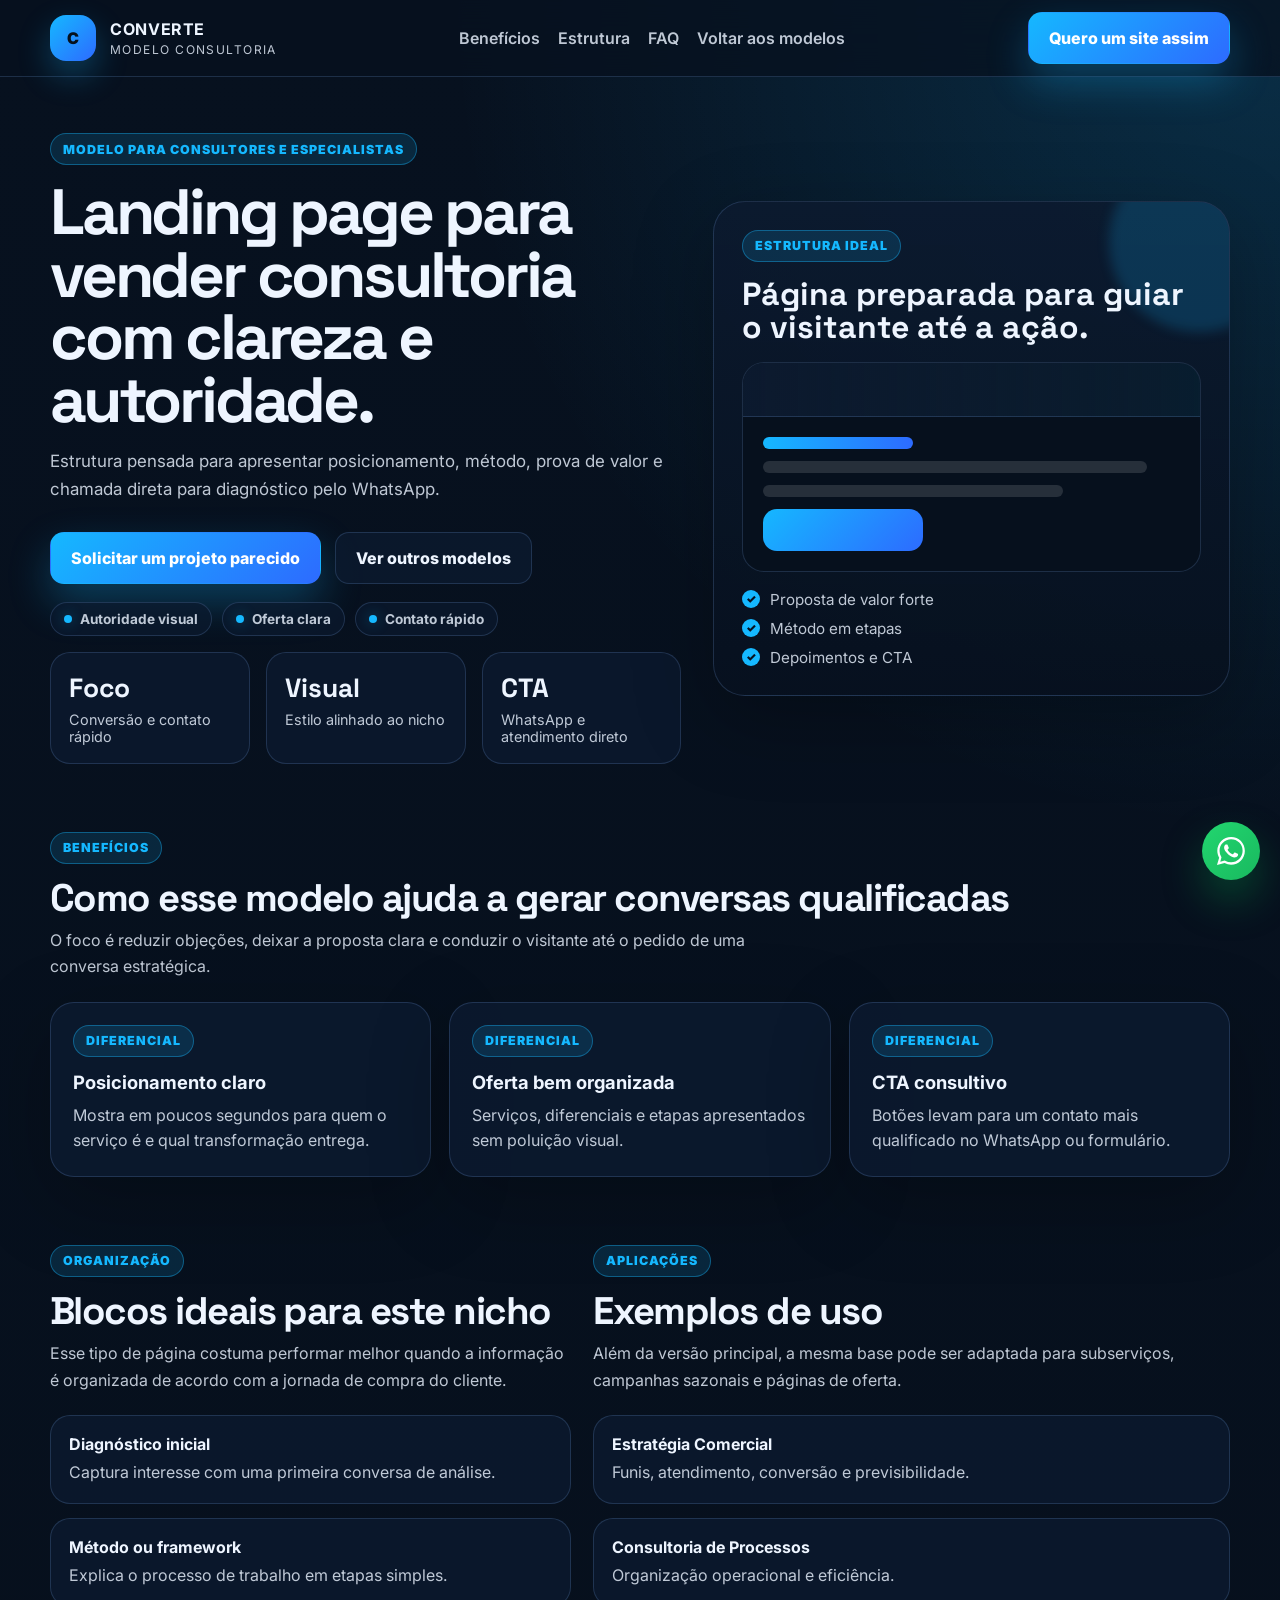
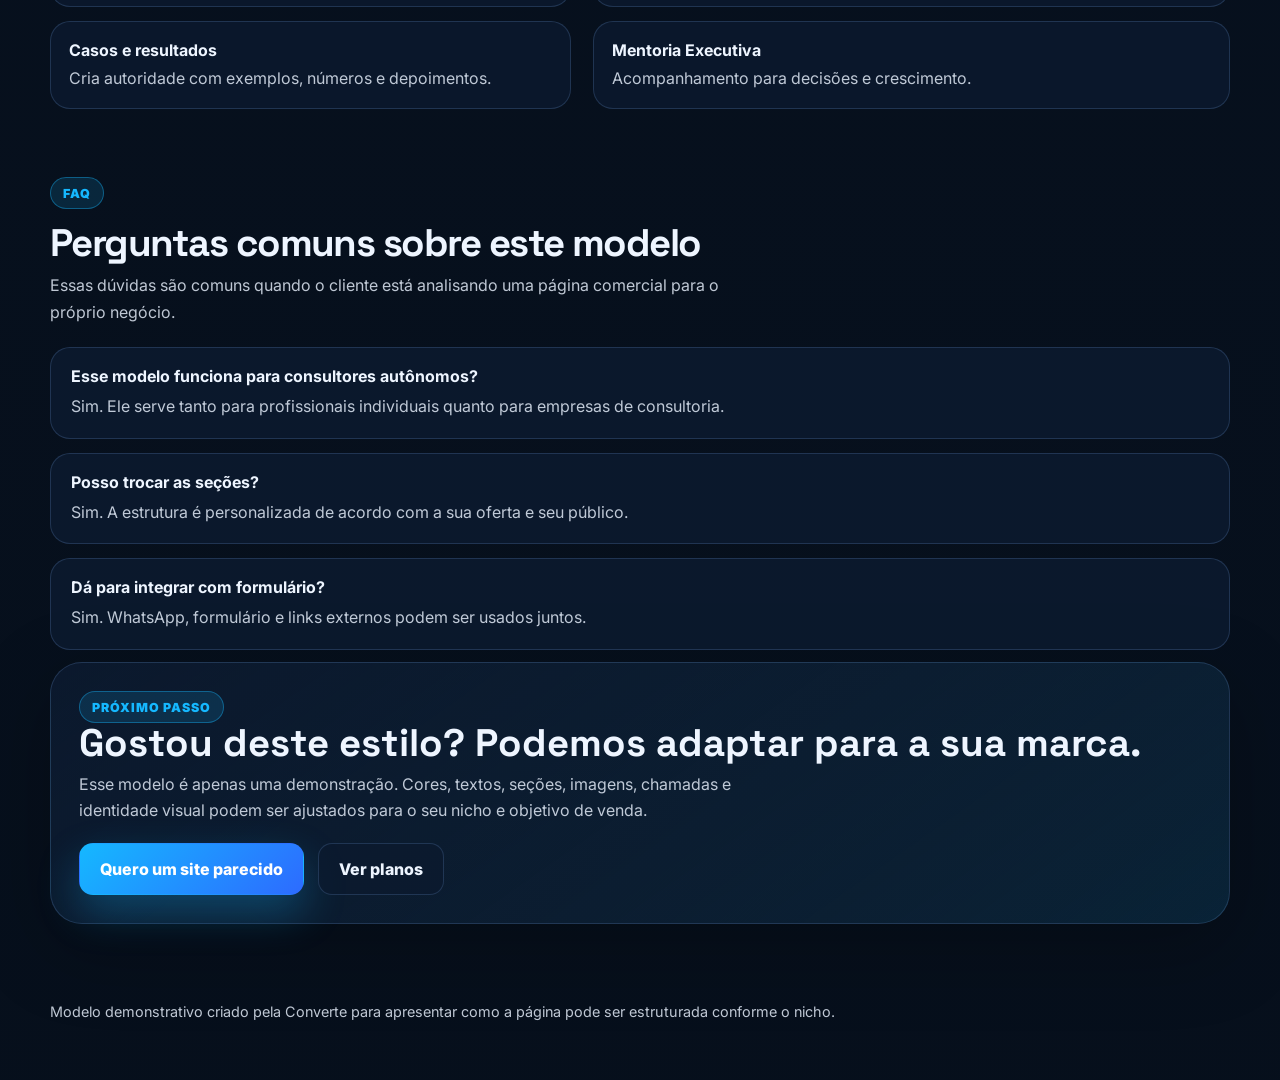
<file: modelos/consultoria/index.html>
<!DOCTYPE html>
<html lang="pt-BR" >
<head>
  <meta charset="UTF-8" />
  <meta name="viewport" content="width=device-width, initial-scale=1.0" />
  <meta name="description" content="Consultoria - modelo de landing page da Converte, criado para apresentar o negócio com foco em conversão e contato pelo WhatsApp." />
  <title>Consultoria | Modelo Converte</title>
  <link rel="icon" href="../../assets/icons/favicon.svg" type="image/svg+xml" />
  <link rel="preconnect" href="https://fonts.googleapis.com" />
  <link rel="preconnect" href="https://fonts.gstatic.com" crossorigin />
  <link href="https://fonts.googleapis.com/css2?family=Inter:wght@400;500;600;700;800;900&family=Space+Grotesk:wght@600;700;800&display=swap" rel="stylesheet" />
  <link rel="stylesheet" href="../../css/modelos.css" />
  <style>
    :root {
      --bg: #07111f;
      --surface: #0c1a2f;
      --accent: #15b8ff;
      --accent-2: #2d6bff;
      --soft: #dfeeff;
      --text: #eef5ff; --muted: rgba(232,240,252,.82); --border: rgba(133,182,255,.18); --shadow: 0 24px 80px rgba(0,0,0,.25);
    }
  </style>
</head>
<body>
  <header class="topbar">
    <div class="container topbar-inner">
      <a class="brand" href="../../index.html#modelos">
        <span class="brand-mark">C</span>
        <span><strong>CONVERTE</strong><small>MODELO CONSULTORIA</small></span>
      </a>
      <nav aria-label="Menu da prévia">
        <a href="#beneficios">Benefícios</a>
        <a href="#estrutura">Estrutura</a>
        <a href="#faq">FAQ</a>
        <a href="../../index.html#modelos">Voltar aos modelos</a>
      </nav>
      <a class="btn btn-primary" href="https://wa.me/5512982510085?text=Ol%C3%A1%2C%20vi%20o%20modelo%20de%20Consultoria%20da%20Converte%20e%20quero%20um%20site%20parecido%20para%20o%20meu%20neg%C3%B3cio." target="_blank" rel="noopener noreferrer">Quero um site assim</a>
    </div>
  </header>

  <main>
    <section class="hero">
      <div class="container hero-grid">
        <div>
          <span class="badge">Modelo para consultores e especialistas</span>
          <h1>Landing page para vender consultoria com clareza e autoridade.</h1>
          <p>Estrutura pensada para apresentar posicionamento, método, prova de valor e chamada direta para diagnóstico pelo WhatsApp.</p>
          <div class="hero-actions">
            <a class="btn btn-primary" href="https://wa.me/5512982510085?text=Ol%C3%A1%2C%20vi%20o%20modelo%20de%20Consultoria%20da%20Converte%20e%20quero%20um%20site%20parecido%20para%20o%20meu%20neg%C3%B3cio." target="_blank" rel="noopener noreferrer">Solicitar um projeto parecido</a>
            <a class="btn btn-secondary" href="../../index.html#modelos">Ver outros modelos</a>
          </div>
          <div class="hero-badges"><span>Autoridade visual</span><span>Oferta clara</span><span>Contato rápido</span></div>
          <div class="metric-grid">
            <div class="metric"><strong>Foco</strong><span>Conversão e contato rápido</span></div>
            <div class="metric"><strong>Visual</strong><span>Estilo alinhado ao nicho</span></div>
            <div class="metric"><strong>CTA</strong><span>WhatsApp e atendimento direto</span></div>
          </div>
        </div>

        <aside class="mock-card">
          <span class="mini-label">Estrutura ideal</span>
          <h3 style="position:relative;z-index:1;margin:16px 0 18px;font-family:var(--font-title);font-size:2rem;line-height:1.04;">Página preparada para guiar o visitante até a ação.</h3>
          <div class="mock-screen">
            <div class="mock-screen-top"></div>
            <div class="mock-screen-body">
              <div class="mock-line small"></div>
              <div class="mock-line long"></div>
              <div class="mock-line mid"></div>
              <div class="mock-cta"></div>
            </div>
          </div>
          <ul class="mock-list"><li>Proposta de valor forte</li><li>Método em etapas</li><li>Depoimentos e CTA</li></ul>
        </aside>
      </div>
    </section>

    <section class="section" id="beneficios">
      <div class="container">
        <div class="section-heading">
          <span class="badge">Benefícios</span>
          <h2>Como esse modelo ajuda a gerar conversas qualificadas</h2>
          <p>O foco é reduzir objeções, deixar a proposta clara e conduzir o visitante até o pedido de uma conversa estratégica.</p>
        </div>
        <div class="grid-3"><article class="card"><span class="mini-label">Diferencial</span><h3>Posicionamento claro</h3><p>Mostra em poucos segundos para quem o serviço é e qual transformação entrega.</p></article><article class="card"><span class="mini-label">Diferencial</span><h3>Oferta bem organizada</h3><p>Serviços, diferenciais e etapas apresentados sem poluição visual.</p></article><article class="card"><span class="mini-label">Diferencial</span><h3>CTA consultivo</h3><p>Botões levam para um contato mais qualificado no WhatsApp ou formulário.</p></article></div>
      </div>
    </section>

    <section class="section" id="estrutura">
      <div class="container showcase">
        <div>
          <div class="section-heading">
            <span class="badge">Organização</span>
            <h2>Blocos ideais para este nicho</h2>
            <p>Esse tipo de página costuma performar melhor quando a informação é organizada de acordo com a jornada de compra do cliente.</p>
          </div>
          <div class="showcase-panel"><div class="list-item"><strong>Diagnóstico inicial</strong><p>Captura interesse com uma primeira conversa de análise.</p></div><div class="list-item"><strong>Método ou framework</strong><p>Explica o processo de trabalho em etapas simples.</p></div><div class="list-item"><strong>Casos e resultados</strong><p>Cria autoridade com exemplos, números e depoimentos.</p></div></div>
        </div>
        <div>
          <div class="section-heading">
            <span class="badge">Aplicações</span>
            <h2>Exemplos de uso</h2>
            <p>Além da versão principal, a mesma base pode ser adaptada para subserviços, campanhas sazonais e páginas de oferta.</p>
          </div>
          <div class="showcase-panel"><div class="list-item"><strong>Estratégia Comercial</strong><p>Funis, atendimento, conversão e previsibilidade.</p></div><div class="list-item"><strong>Consultoria de Processos</strong><p>Organização operacional e eficiência.</p></div><div class="list-item"><strong>Mentoria Executiva</strong><p>Acompanhamento para decisões e crescimento.</p></div></div>
        </div>
      </div>
    </section>

    <section class="section" id="faq">
      <div class="container">
        <div class="section-heading">
          <span class="badge">FAQ</span>
          <h2>Perguntas comuns sobre este modelo</h2>
          <p>Essas dúvidas são comuns quando o cliente está analisando uma página comercial para o próprio negócio.</p>
        </div>
        <div class="faq"><div class="faq-item"><strong>Esse modelo funciona para consultores autônomos?</strong><p>Sim. Ele serve tanto para profissionais individuais quanto para empresas de consultoria.</p></div><div class="faq-item"><strong>Posso trocar as seções?</strong><p>Sim. A estrutura é personalizada de acordo com a sua oferta e seu público.</p></div><div class="faq-item"><strong>Dá para integrar com formulário?</strong><p>Sim. WhatsApp, formulário e links externos podem ser usados juntos.</p></div></div>
        <div class="cta-block">
          <span class="badge">Próximo passo</span>
          <h2>Gostou deste estilo? Podemos adaptar para a sua marca.</h2>
          <p>Esse modelo é apenas uma demonstração. Cores, textos, seções, imagens, chamadas e identidade visual podem ser ajustados para o seu nicho e objetivo de venda.</p>
          <div class="hero-actions">
            <a class="btn btn-primary" href="https://wa.me/5512982510085?text=Ol%C3%A1%2C%20vi%20o%20modelo%20de%20Consultoria%20da%20Converte%20e%20quero%20um%20site%20parecido%20para%20o%20meu%20neg%C3%B3cio." target="_blank" rel="noopener noreferrer">Quero um site parecido</a>
            <a class="btn btn-secondary" href="../../index.html#planos">Ver planos</a>
          </div>
        </div>
      </div>
    </section>
  </main>

  <a class="floating-whats" href="https://wa.me/5512982510085?text=Ol%C3%A1%2C%20vi%20o%20modelo%20de%20Consultoria%20da%20Converte%20e%20quero%20um%20site%20parecido%20para%20o%20meu%20neg%C3%B3cio." target="_blank" rel="noopener noreferrer" aria-label="Falar no WhatsApp">
    <svg viewBox="0 0 24 24" aria-hidden="true"><path d="M20.52 3.48A11.86 11.86 0 0 0 12.06 0C5.56 0 .26 5.29.26 11.8c0 2.08.54 4.11 1.57 5.91L0 24l6.47-1.69a11.77 11.77 0 0 0 5.59 1.43h.01c6.5 0 11.8-5.29 11.8-11.8 0-3.15-1.23-6.11-3.35-8.46ZM12.07 21.7h-.01a9.9 9.9 0 0 1-5.05-1.38l-.36-.21-3.84 1 1.03-3.75-.24-.39A9.84 9.84 0 0 1 2.2 11.8c0-5.44 4.43-9.87 9.88-9.87 2.64 0 5.12 1.02 6.98 2.88a9.8 9.8 0 0 1 2.89 6.99c0 5.44-4.43 9.9-9.88 9.9Zm5.42-7.4c-.3-.16-1.77-.88-2.04-.98-.27-.1-.47-.16-.66.16-.2.31-.76.98-.93 1.17-.17.2-.34.22-.64.08-.3-.16-1.25-.46-2.38-1.47-.88-.79-1.47-1.77-1.64-2.06-.17-.3-.02-.46.13-.61.13-.13.3-.34.44-.5.15-.17.2-.29.3-.48.1-.2.05-.37-.02-.52-.08-.16-.67-1.62-.92-2.22-.24-.59-.48-.51-.66-.52h-.56c-.2 0-.52.08-.79.37-.27.3-1.04 1.01-1.04 2.46 0 1.45 1.07 2.86 1.22 3.05.14.2 2.08 3.17 5.03 4.45.7.3 1.25.48 1.67.62.7.22 1.34.19 1.84.12.56-.08 1.77-.72 2.02-1.42.25-.7.25-1.3.17-1.42-.07-.12-.27-.2-.56-.35Z"/></svg>
  </a>

  <footer class="container footer-note">
    <p>Modelo demonstrativo criado pela Converte para apresentar como a página pode ser estruturada conforme o nicho.</p>
  </footer>
</body>
</html>
</file>
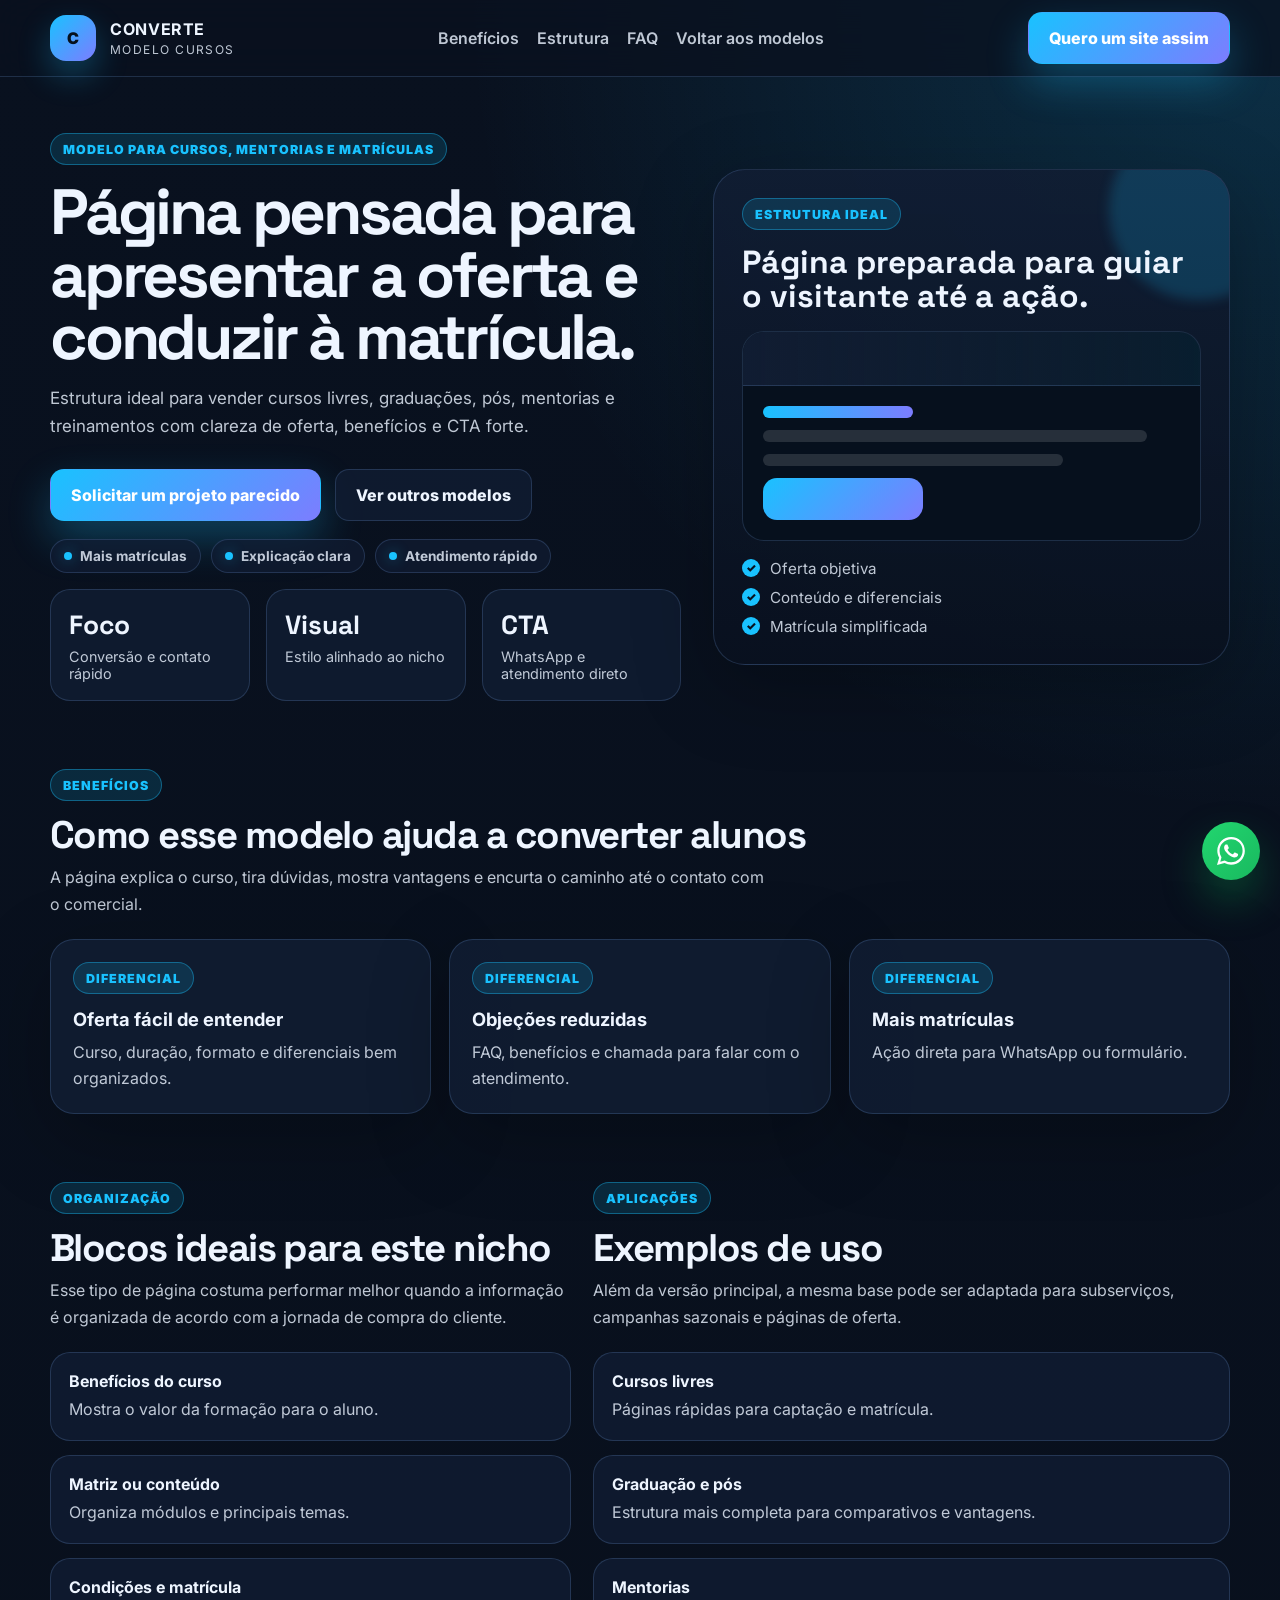
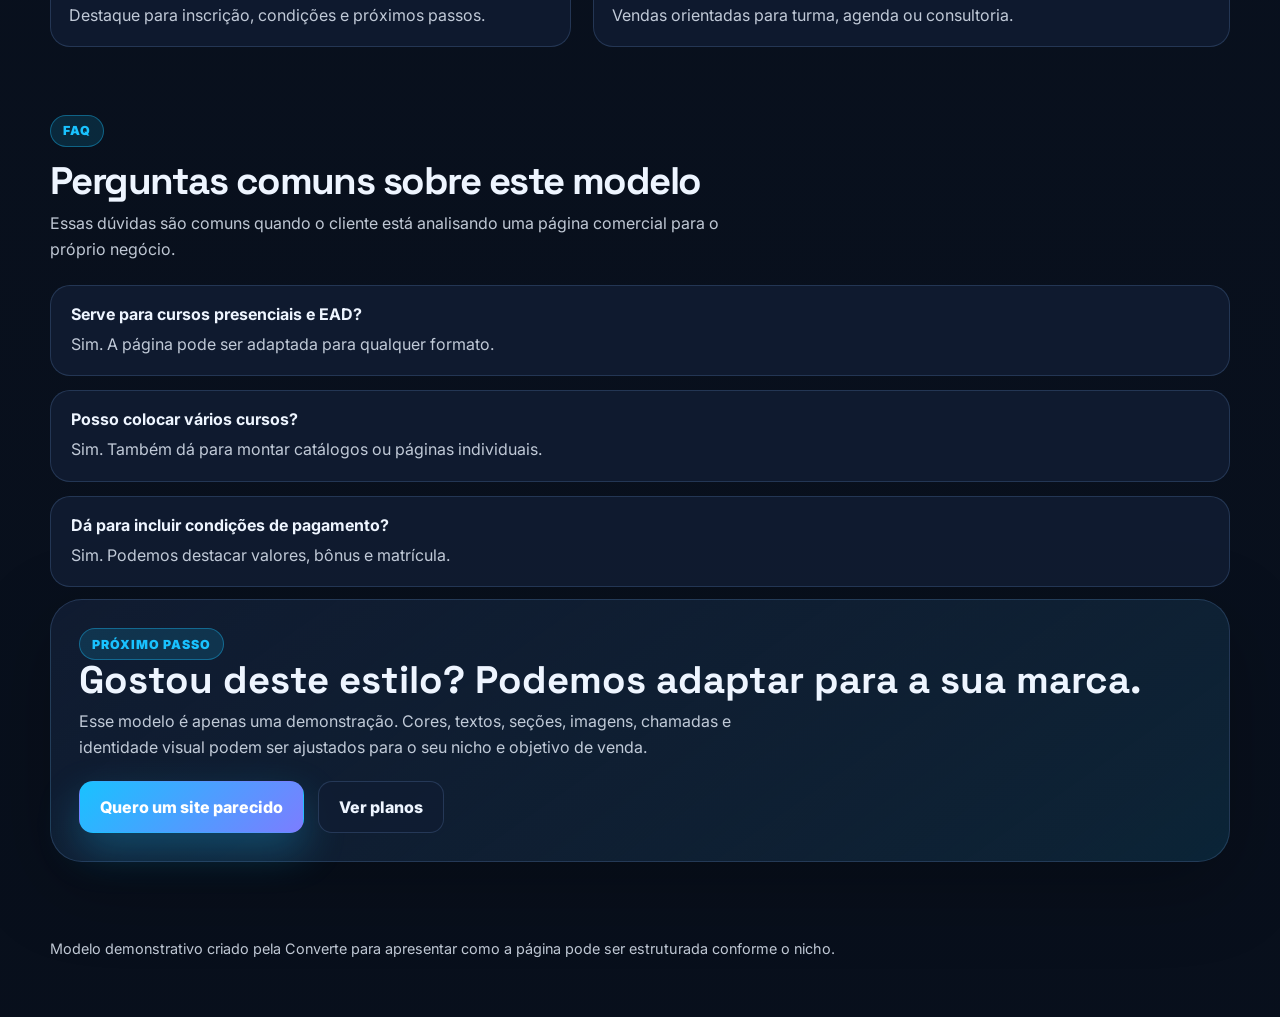
<file: modelos/cursos/index.html>
<!DOCTYPE html>
<html lang="pt-BR" >
<head>
  <meta charset="UTF-8" />
  <meta name="viewport" content="width=device-width, initial-scale=1.0" />
  <meta name="description" content="Cursos - modelo de landing page da Converte, criado para apresentar o negócio com foco em conversão e contato pelo WhatsApp." />
  <title>Cursos | Modelo Converte</title>
  <link rel="icon" href="../../assets/icons/favicon.svg" type="image/svg+xml" />
  <link rel="preconnect" href="https://fonts.googleapis.com" />
  <link rel="preconnect" href="https://fonts.gstatic.com" crossorigin />
  <link href="https://fonts.googleapis.com/css2?family=Inter:wght@400;500;600;700;800;900&family=Space+Grotesk:wght@600;700;800&display=swap" rel="stylesheet" />
  <link rel="stylesheet" href="../../css/modelos.css" />
  <style>
    :root {
      --bg: #09111f;
      --surface: #111d33;
      --accent: #19c2ff;
      --accent-2: #7c7dff;
      --soft: #edf3ff;
      --text: #eef5ff; --muted: rgba(232,240,252,.82); --border: rgba(133,182,255,.18); --shadow: 0 24px 80px rgba(0,0,0,.25);
    }
  </style>
</head>
<body>
  <header class="topbar">
    <div class="container topbar-inner">
      <a class="brand" href="../../index.html#modelos">
        <span class="brand-mark">C</span>
        <span><strong>CONVERTE</strong><small>MODELO CURSOS</small></span>
      </a>
      <nav aria-label="Menu da prévia">
        <a href="#beneficios">Benefícios</a>
        <a href="#estrutura">Estrutura</a>
        <a href="#faq">FAQ</a>
        <a href="../../index.html#modelos">Voltar aos modelos</a>
      </nav>
      <a class="btn btn-primary" href="https://wa.me/5512982510085?text=Ol%C3%A1%2C%20vi%20o%20modelo%20para%20Cursos%20da%20Converte%20e%20quero%20uma%20p%C3%A1gina%20parecida%20para%20captar%20alunos." target="_blank" rel="noopener noreferrer">Quero um site assim</a>
    </div>
  </header>

  <main>
    <section class="hero">
      <div class="container hero-grid">
        <div>
          <span class="badge">Modelo para cursos, mentorias e matrículas</span>
          <h1>Página pensada para apresentar a oferta e conduzir à matrícula.</h1>
          <p>Estrutura ideal para vender cursos livres, graduações, pós, mentorias e treinamentos com clareza de oferta, benefícios e CTA forte.</p>
          <div class="hero-actions">
            <a class="btn btn-primary" href="https://wa.me/5512982510085?text=Ol%C3%A1%2C%20vi%20o%20modelo%20para%20Cursos%20da%20Converte%20e%20quero%20uma%20p%C3%A1gina%20parecida%20para%20captar%20alunos." target="_blank" rel="noopener noreferrer">Solicitar um projeto parecido</a>
            <a class="btn btn-secondary" href="../../index.html#modelos">Ver outros modelos</a>
          </div>
          <div class="hero-badges"><span>Mais matrículas</span><span>Explicação clara</span><span>Atendimento rápido</span></div>
          <div class="metric-grid">
            <div class="metric"><strong>Foco</strong><span>Conversão e contato rápido</span></div>
            <div class="metric"><strong>Visual</strong><span>Estilo alinhado ao nicho</span></div>
            <div class="metric"><strong>CTA</strong><span>WhatsApp e atendimento direto</span></div>
          </div>
        </div>

        <aside class="mock-card">
          <span class="mini-label">Estrutura ideal</span>
          <h3 style="position:relative;z-index:1;margin:16px 0 18px;font-family:var(--font-title);font-size:2rem;line-height:1.04;">Página preparada para guiar o visitante até a ação.</h3>
          <div class="mock-screen">
            <div class="mock-screen-top"></div>
            <div class="mock-screen-body">
              <div class="mock-line small"></div>
              <div class="mock-line long"></div>
              <div class="mock-line mid"></div>
              <div class="mock-cta"></div>
            </div>
          </div>
          <ul class="mock-list"><li>Oferta objetiva</li><li>Conteúdo e diferenciais</li><li>Matrícula simplificada</li></ul>
        </aside>
      </div>
    </section>

    <section class="section" id="beneficios">
      <div class="container">
        <div class="section-heading">
          <span class="badge">Benefícios</span>
          <h2>Como esse modelo ajuda a converter alunos</h2>
          <p>A página explica o curso, tira dúvidas, mostra vantagens e encurta o caminho até o contato com o comercial.</p>
        </div>
        <div class="grid-3"><article class="card"><span class="mini-label">Diferencial</span><h3>Oferta fácil de entender</h3><p>Curso, duração, formato e diferenciais bem organizados.</p></article><article class="card"><span class="mini-label">Diferencial</span><h3>Objeções reduzidas</h3><p>FAQ, benefícios e chamada para falar com o atendimento.</p></article><article class="card"><span class="mini-label">Diferencial</span><h3>Mais matrículas</h3><p>Ação direta para WhatsApp ou formulário.</p></article></div>
      </div>
    </section>

    <section class="section" id="estrutura">
      <div class="container showcase">
        <div>
          <div class="section-heading">
            <span class="badge">Organização</span>
            <h2>Blocos ideais para este nicho</h2>
            <p>Esse tipo de página costuma performar melhor quando a informação é organizada de acordo com a jornada de compra do cliente.</p>
          </div>
          <div class="showcase-panel"><div class="list-item"><strong>Benefícios do curso</strong><p>Mostra o valor da formação para o aluno.</p></div><div class="list-item"><strong>Matriz ou conteúdo</strong><p>Organiza módulos e principais temas.</p></div><div class="list-item"><strong>Condições e matrícula</strong><p>Destaque para inscrição, condições e próximos passos.</p></div></div>
        </div>
        <div>
          <div class="section-heading">
            <span class="badge">Aplicações</span>
            <h2>Exemplos de uso</h2>
            <p>Além da versão principal, a mesma base pode ser adaptada para subserviços, campanhas sazonais e páginas de oferta.</p>
          </div>
          <div class="showcase-panel"><div class="list-item"><strong>Cursos livres</strong><p>Páginas rápidas para captação e matrícula.</p></div><div class="list-item"><strong>Graduação e pós</strong><p>Estrutura mais completa para comparativos e vantagens.</p></div><div class="list-item"><strong>Mentorias</strong><p>Vendas orientadas para turma, agenda ou consultoria.</p></div></div>
        </div>
      </div>
    </section>

    <section class="section" id="faq">
      <div class="container">
        <div class="section-heading">
          <span class="badge">FAQ</span>
          <h2>Perguntas comuns sobre este modelo</h2>
          <p>Essas dúvidas são comuns quando o cliente está analisando uma página comercial para o próprio negócio.</p>
        </div>
        <div class="faq"><div class="faq-item"><strong>Serve para cursos presenciais e EAD?</strong><p>Sim. A página pode ser adaptada para qualquer formato.</p></div><div class="faq-item"><strong>Posso colocar vários cursos?</strong><p>Sim. Também dá para montar catálogos ou páginas individuais.</p></div><div class="faq-item"><strong>Dá para incluir condições de pagamento?</strong><p>Sim. Podemos destacar valores, bônus e matrícula.</p></div></div>
        <div class="cta-block">
          <span class="badge">Próximo passo</span>
          <h2>Gostou deste estilo? Podemos adaptar para a sua marca.</h2>
          <p>Esse modelo é apenas uma demonstração. Cores, textos, seções, imagens, chamadas e identidade visual podem ser ajustados para o seu nicho e objetivo de venda.</p>
          <div class="hero-actions">
            <a class="btn btn-primary" href="https://wa.me/5512982510085?text=Ol%C3%A1%2C%20vi%20o%20modelo%20para%20Cursos%20da%20Converte%20e%20quero%20uma%20p%C3%A1gina%20parecida%20para%20captar%20alunos." target="_blank" rel="noopener noreferrer">Quero um site parecido</a>
            <a class="btn btn-secondary" href="../../index.html#planos">Ver planos</a>
          </div>
        </div>
      </div>
    </section>
  </main>

  <a class="floating-whats" href="https://wa.me/5512982510085?text=Ol%C3%A1%2C%20vi%20o%20modelo%20para%20Cursos%20da%20Converte%20e%20quero%20uma%20p%C3%A1gina%20parecida%20para%20captar%20alunos." target="_blank" rel="noopener noreferrer" aria-label="Falar no WhatsApp">
    <svg viewBox="0 0 24 24" aria-hidden="true"><path d="M20.52 3.48A11.86 11.86 0 0 0 12.06 0C5.56 0 .26 5.29.26 11.8c0 2.08.54 4.11 1.57 5.91L0 24l6.47-1.69a11.77 11.77 0 0 0 5.59 1.43h.01c6.5 0 11.8-5.29 11.8-11.8 0-3.15-1.23-6.11-3.35-8.46ZM12.07 21.7h-.01a9.9 9.9 0 0 1-5.05-1.38l-.36-.21-3.84 1 1.03-3.75-.24-.39A9.84 9.84 0 0 1 2.2 11.8c0-5.44 4.43-9.87 9.88-9.87 2.64 0 5.12 1.02 6.98 2.88a9.8 9.8 0 0 1 2.89 6.99c0 5.44-4.43 9.9-9.88 9.9Zm5.42-7.4c-.3-.16-1.77-.88-2.04-.98-.27-.1-.47-.16-.66.16-.2.31-.76.98-.93 1.17-.17.2-.34.22-.64.08-.3-.16-1.25-.46-2.38-1.47-.88-.79-1.47-1.77-1.64-2.06-.17-.3-.02-.46.13-.61.13-.13.3-.34.44-.5.15-.17.2-.29.3-.48.1-.2.05-.37-.02-.52-.08-.16-.67-1.62-.92-2.22-.24-.59-.48-.51-.66-.52h-.56c-.2 0-.52.08-.79.37-.27.3-1.04 1.01-1.04 2.46 0 1.45 1.07 2.86 1.22 3.05.14.2 2.08 3.17 5.03 4.45.7.3 1.25.48 1.67.62.7.22 1.34.19 1.84.12.56-.08 1.77-.72 2.02-1.42.25-.7.25-1.3.17-1.42-.07-.12-.27-.2-.56-.35Z"/></svg>
  </a>

  <footer class="container footer-note">
    <p>Modelo demonstrativo criado pela Converte para apresentar como a página pode ser estruturada conforme o nicho.</p>
  </footer>
</body>
</html>
</file>
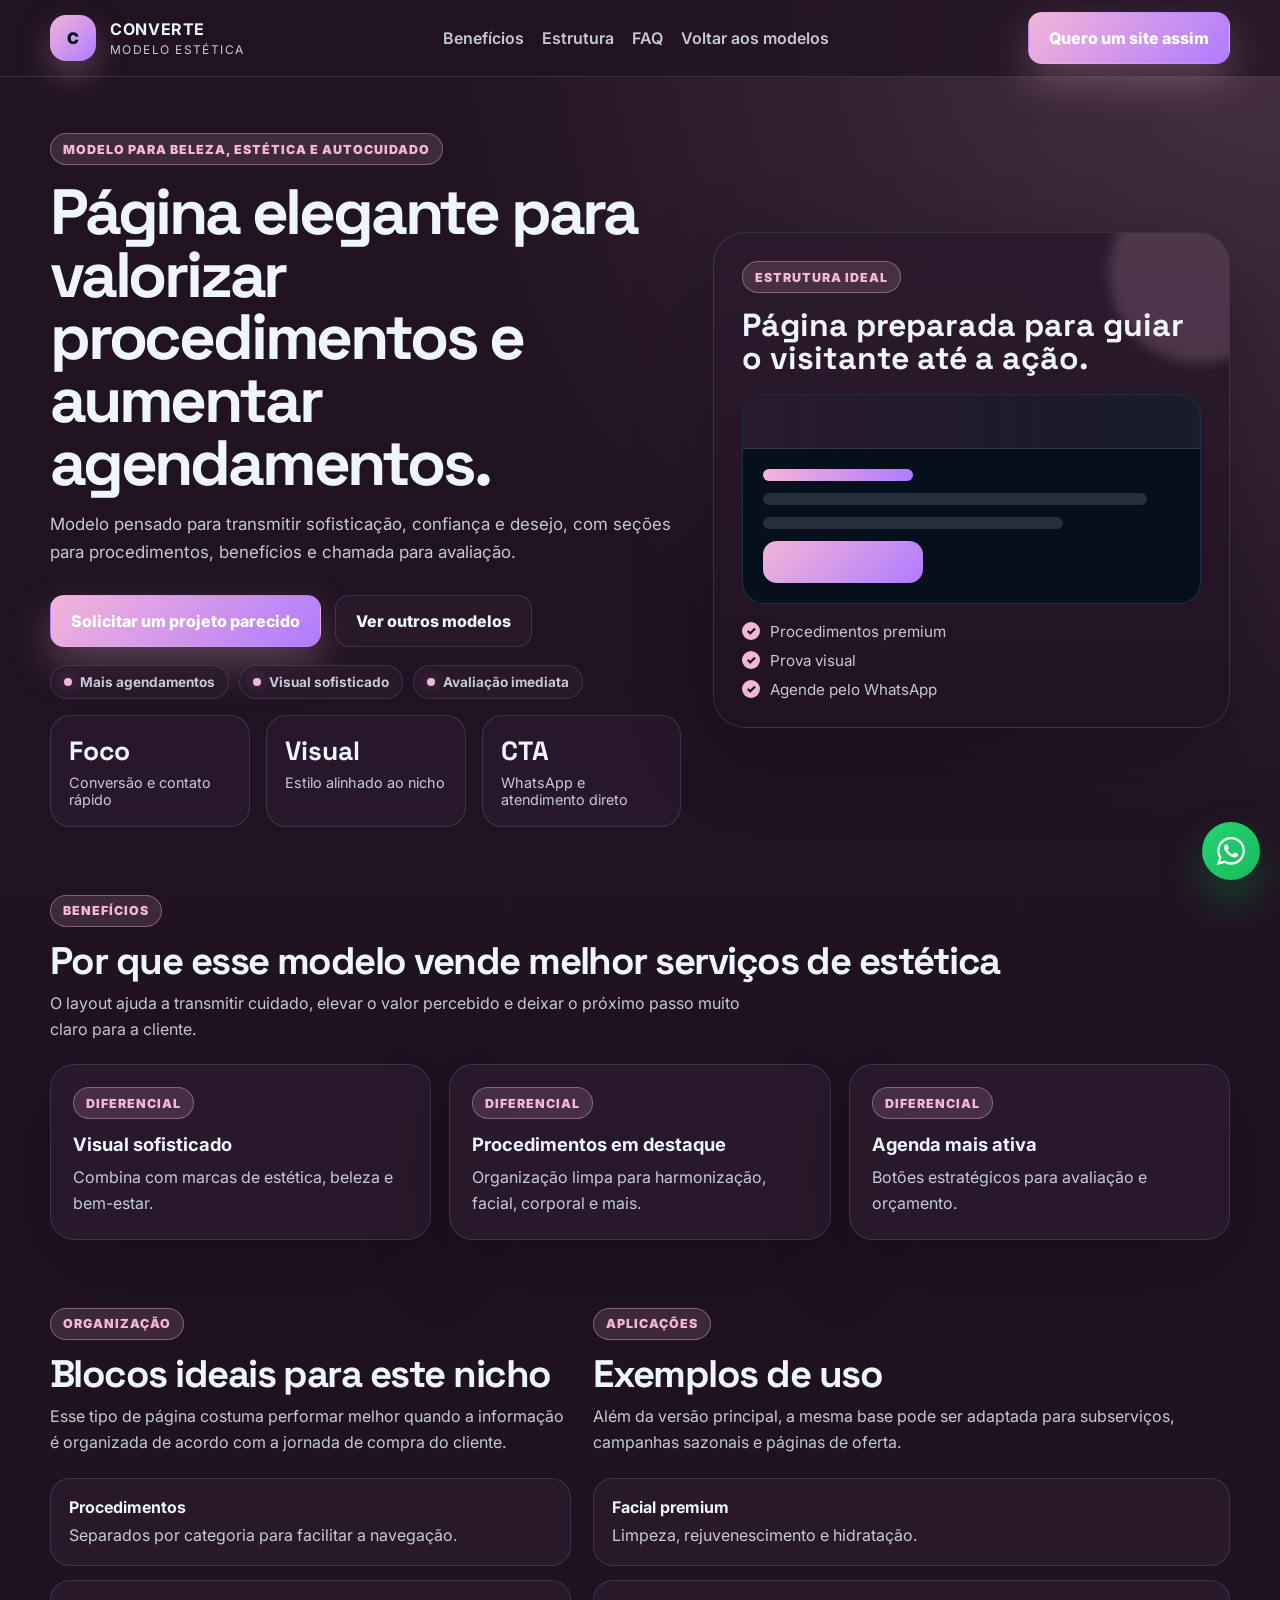
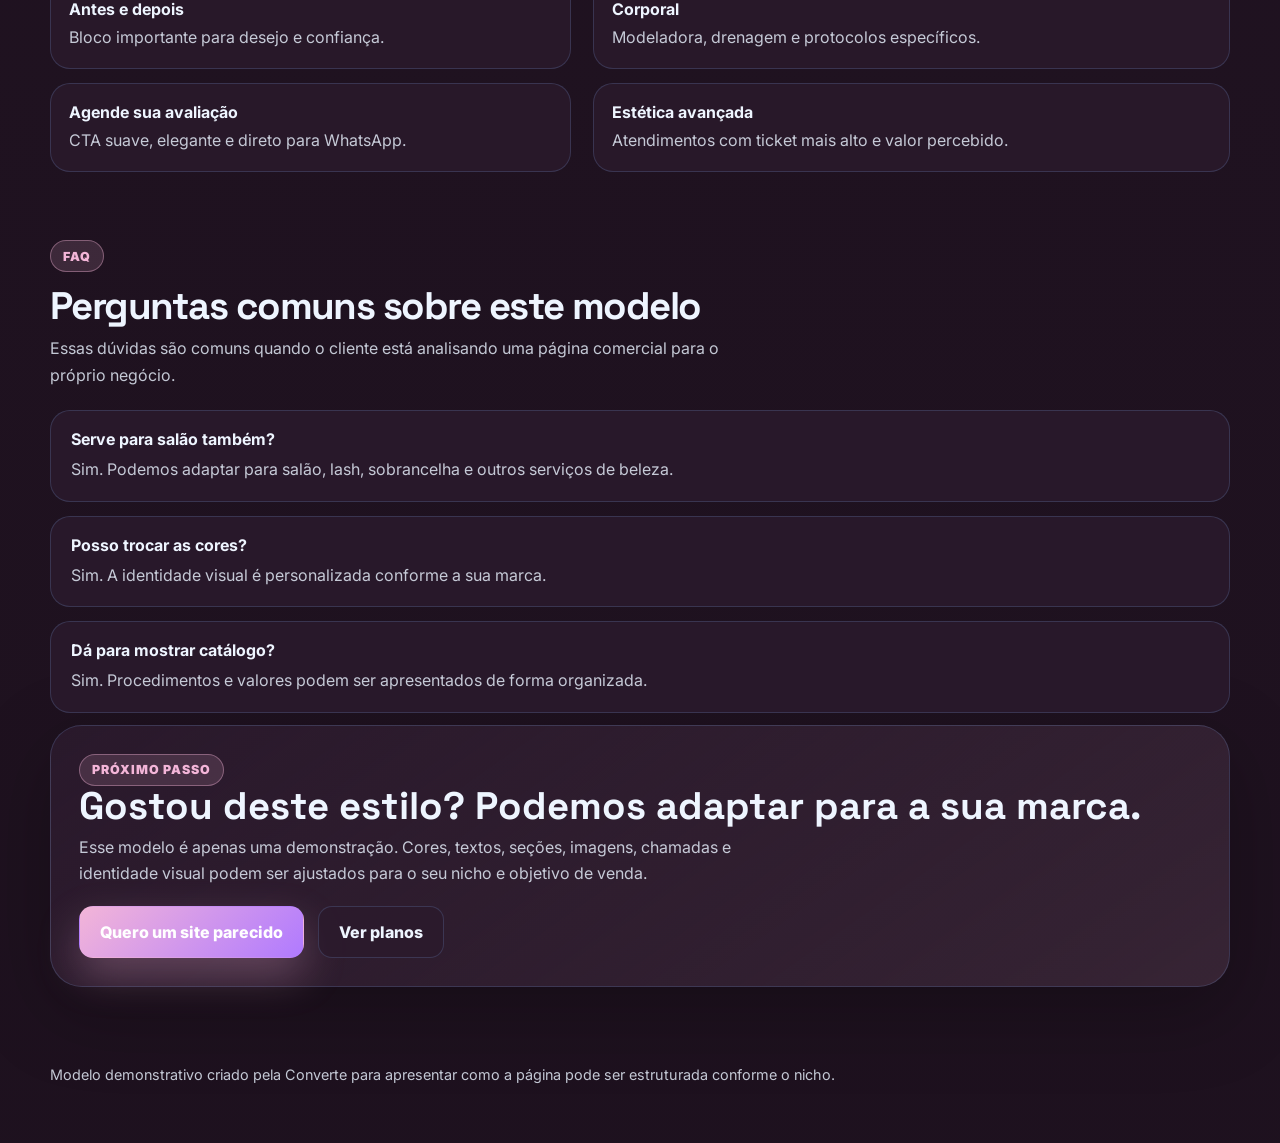
<file: modelos/estetica/index.html>
<!DOCTYPE html>
<html lang="pt-BR" >
<head>
  <meta charset="UTF-8" />
  <meta name="viewport" content="width=device-width, initial-scale=1.0" />
  <meta name="description" content="Estética - modelo de landing page da Converte, criado para apresentar o negócio com foco em conversão e contato pelo WhatsApp." />
  <title>Estética | Modelo Converte</title>
  <link rel="icon" href="../../assets/icons/favicon.svg" type="image/svg+xml" />
  <link rel="preconnect" href="https://fonts.googleapis.com" />
  <link rel="preconnect" href="https://fonts.gstatic.com" crossorigin />
  <link href="https://fonts.googleapis.com/css2?family=Inter:wght@400;500;600;700;800;900&family=Space+Grotesk:wght@600;700;800&display=swap" rel="stylesheet" />
  <link rel="stylesheet" href="../../css/modelos.css" />
  <style>
    :root {
      --bg: #211322;
      --surface: #2b1a2d;
      --accent: #f3b5d8;
      --accent-2: #b07aff;
      --soft: #fff1fb;
      --text: #eef5ff; --muted: rgba(232,240,252,.82); --border: rgba(133,182,255,.18); --shadow: 0 24px 80px rgba(0,0,0,.25);
    }
  </style>
</head>
<body>
  <header class="topbar">
    <div class="container topbar-inner">
      <a class="brand" href="../../index.html#modelos">
        <span class="brand-mark">C</span>
        <span><strong>CONVERTE</strong><small>MODELO ESTÉTICA</small></span>
      </a>
      <nav aria-label="Menu da prévia">
        <a href="#beneficios">Benefícios</a>
        <a href="#estrutura">Estrutura</a>
        <a href="#faq">FAQ</a>
        <a href="../../index.html#modelos">Voltar aos modelos</a>
      </nav>
      <a class="btn btn-primary" href="https://wa.me/5512982510085?text=Ol%C3%A1%2C%20vi%20o%20modelo%20de%20Est%C3%A9tica%20da%20Converte%20e%20quero%20um%20site%20parecido%20para%20meus%20servi%C3%A7os." target="_blank" rel="noopener noreferrer">Quero um site assim</a>
    </div>
  </header>

  <main>
    <section class="hero">
      <div class="container hero-grid">
        <div>
          <span class="badge">Modelo para beleza, estética e autocuidado</span>
          <h1>Página elegante para valorizar procedimentos e aumentar agendamentos.</h1>
          <p>Modelo pensado para transmitir sofisticação, confiança e desejo, com seções para procedimentos, benefícios e chamada para avaliação.</p>
          <div class="hero-actions">
            <a class="btn btn-primary" href="https://wa.me/5512982510085?text=Ol%C3%A1%2C%20vi%20o%20modelo%20de%20Est%C3%A9tica%20da%20Converte%20e%20quero%20um%20site%20parecido%20para%20meus%20servi%C3%A7os." target="_blank" rel="noopener noreferrer">Solicitar um projeto parecido</a>
            <a class="btn btn-secondary" href="../../index.html#modelos">Ver outros modelos</a>
          </div>
          <div class="hero-badges"><span>Mais agendamentos</span><span>Visual sofisticado</span><span>Avaliação imediata</span></div>
          <div class="metric-grid">
            <div class="metric"><strong>Foco</strong><span>Conversão e contato rápido</span></div>
            <div class="metric"><strong>Visual</strong><span>Estilo alinhado ao nicho</span></div>
            <div class="metric"><strong>CTA</strong><span>WhatsApp e atendimento direto</span></div>
          </div>
        </div>

        <aside class="mock-card">
          <span class="mini-label">Estrutura ideal</span>
          <h3 style="position:relative;z-index:1;margin:16px 0 18px;font-family:var(--font-title);font-size:2rem;line-height:1.04;">Página preparada para guiar o visitante até a ação.</h3>
          <div class="mock-screen">
            <div class="mock-screen-top"></div>
            <div class="mock-screen-body">
              <div class="mock-line small"></div>
              <div class="mock-line long"></div>
              <div class="mock-line mid"></div>
              <div class="mock-cta"></div>
            </div>
          </div>
          <ul class="mock-list"><li>Procedimentos premium</li><li>Prova visual</li><li>Agende pelo WhatsApp</li></ul>
        </aside>
      </div>
    </section>

    <section class="section" id="beneficios">
      <div class="container">
        <div class="section-heading">
          <span class="badge">Benefícios</span>
          <h2>Por que esse modelo vende melhor serviços de estética</h2>
          <p>O layout ajuda a transmitir cuidado, elevar o valor percebido e deixar o próximo passo muito claro para a cliente.</p>
        </div>
        <div class="grid-3"><article class="card"><span class="mini-label">Diferencial</span><h3>Visual sofisticado</h3><p>Combina com marcas de estética, beleza e bem-estar.</p></article><article class="card"><span class="mini-label">Diferencial</span><h3>Procedimentos em destaque</h3><p>Organização limpa para harmonização, facial, corporal e mais.</p></article><article class="card"><span class="mini-label">Diferencial</span><h3>Agenda mais ativa</h3><p>Botões estratégicos para avaliação e orçamento.</p></article></div>
      </div>
    </section>

    <section class="section" id="estrutura">
      <div class="container showcase">
        <div>
          <div class="section-heading">
            <span class="badge">Organização</span>
            <h2>Blocos ideais para este nicho</h2>
            <p>Esse tipo de página costuma performar melhor quando a informação é organizada de acordo com a jornada de compra do cliente.</p>
          </div>
          <div class="showcase-panel"><div class="list-item"><strong>Procedimentos</strong><p>Separados por categoria para facilitar a navegação.</p></div><div class="list-item"><strong>Antes e depois</strong><p>Bloco importante para desejo e confiança.</p></div><div class="list-item"><strong>Agende sua avaliação</strong><p>CTA suave, elegante e direto para WhatsApp.</p></div></div>
        </div>
        <div>
          <div class="section-heading">
            <span class="badge">Aplicações</span>
            <h2>Exemplos de uso</h2>
            <p>Além da versão principal, a mesma base pode ser adaptada para subserviços, campanhas sazonais e páginas de oferta.</p>
          </div>
          <div class="showcase-panel"><div class="list-item"><strong>Facial premium</strong><p>Limpeza, rejuvenescimento e hidratação.</p></div><div class="list-item"><strong>Corporal</strong><p>Modeladora, drenagem e protocolos específicos.</p></div><div class="list-item"><strong>Estética avançada</strong><p>Atendimentos com ticket mais alto e valor percebido.</p></div></div>
        </div>
      </div>
    </section>

    <section class="section" id="faq">
      <div class="container">
        <div class="section-heading">
          <span class="badge">FAQ</span>
          <h2>Perguntas comuns sobre este modelo</h2>
          <p>Essas dúvidas são comuns quando o cliente está analisando uma página comercial para o próprio negócio.</p>
        </div>
        <div class="faq"><div class="faq-item"><strong>Serve para salão também?</strong><p>Sim. Podemos adaptar para salão, lash, sobrancelha e outros serviços de beleza.</p></div><div class="faq-item"><strong>Posso trocar as cores?</strong><p>Sim. A identidade visual é personalizada conforme a sua marca.</p></div><div class="faq-item"><strong>Dá para mostrar catálogo?</strong><p>Sim. Procedimentos e valores podem ser apresentados de forma organizada.</p></div></div>
        <div class="cta-block">
          <span class="badge">Próximo passo</span>
          <h2>Gostou deste estilo? Podemos adaptar para a sua marca.</h2>
          <p>Esse modelo é apenas uma demonstração. Cores, textos, seções, imagens, chamadas e identidade visual podem ser ajustados para o seu nicho e objetivo de venda.</p>
          <div class="hero-actions">
            <a class="btn btn-primary" href="https://wa.me/5512982510085?text=Ol%C3%A1%2C%20vi%20o%20modelo%20de%20Est%C3%A9tica%20da%20Converte%20e%20quero%20um%20site%20parecido%20para%20meus%20servi%C3%A7os." target="_blank" rel="noopener noreferrer">Quero um site parecido</a>
            <a class="btn btn-secondary" href="../../index.html#planos">Ver planos</a>
          </div>
        </div>
      </div>
    </section>
  </main>

  <a class="floating-whats" href="https://wa.me/5512982510085?text=Ol%C3%A1%2C%20vi%20o%20modelo%20de%20Est%C3%A9tica%20da%20Converte%20e%20quero%20um%20site%20parecido%20para%20meus%20servi%C3%A7os." target="_blank" rel="noopener noreferrer" aria-label="Falar no WhatsApp">
    <svg viewBox="0 0 24 24" aria-hidden="true"><path d="M20.52 3.48A11.86 11.86 0 0 0 12.06 0C5.56 0 .26 5.29.26 11.8c0 2.08.54 4.11 1.57 5.91L0 24l6.47-1.69a11.77 11.77 0 0 0 5.59 1.43h.01c6.5 0 11.8-5.29 11.8-11.8 0-3.15-1.23-6.11-3.35-8.46ZM12.07 21.7h-.01a9.9 9.9 0 0 1-5.05-1.38l-.36-.21-3.84 1 1.03-3.75-.24-.39A9.84 9.84 0 0 1 2.2 11.8c0-5.44 4.43-9.87 9.88-9.87 2.64 0 5.12 1.02 6.98 2.88a9.8 9.8 0 0 1 2.89 6.99c0 5.44-4.43 9.9-9.88 9.9Zm5.42-7.4c-.3-.16-1.77-.88-2.04-.98-.27-.1-.47-.16-.66.16-.2.31-.76.98-.93 1.17-.17.2-.34.22-.64.08-.3-.16-1.25-.46-2.38-1.47-.88-.79-1.47-1.77-1.64-2.06-.17-.3-.02-.46.13-.61.13-.13.3-.34.44-.5.15-.17.2-.29.3-.48.1-.2.05-.37-.02-.52-.08-.16-.67-1.62-.92-2.22-.24-.59-.48-.51-.66-.52h-.56c-.2 0-.52.08-.79.37-.27.3-1.04 1.01-1.04 2.46 0 1.45 1.07 2.86 1.22 3.05.14.2 2.08 3.17 5.03 4.45.7.3 1.25.48 1.67.62.7.22 1.34.19 1.84.12.56-.08 1.77-.72 2.02-1.42.25-.7.25-1.3.17-1.42-.07-.12-.27-.2-.56-.35Z"/></svg>
  </a>

  <footer class="container footer-note">
    <p>Modelo demonstrativo criado pela Converte para apresentar como a página pode ser estruturada conforme o nicho.</p>
  </footer>
</body>
</html>
</file>
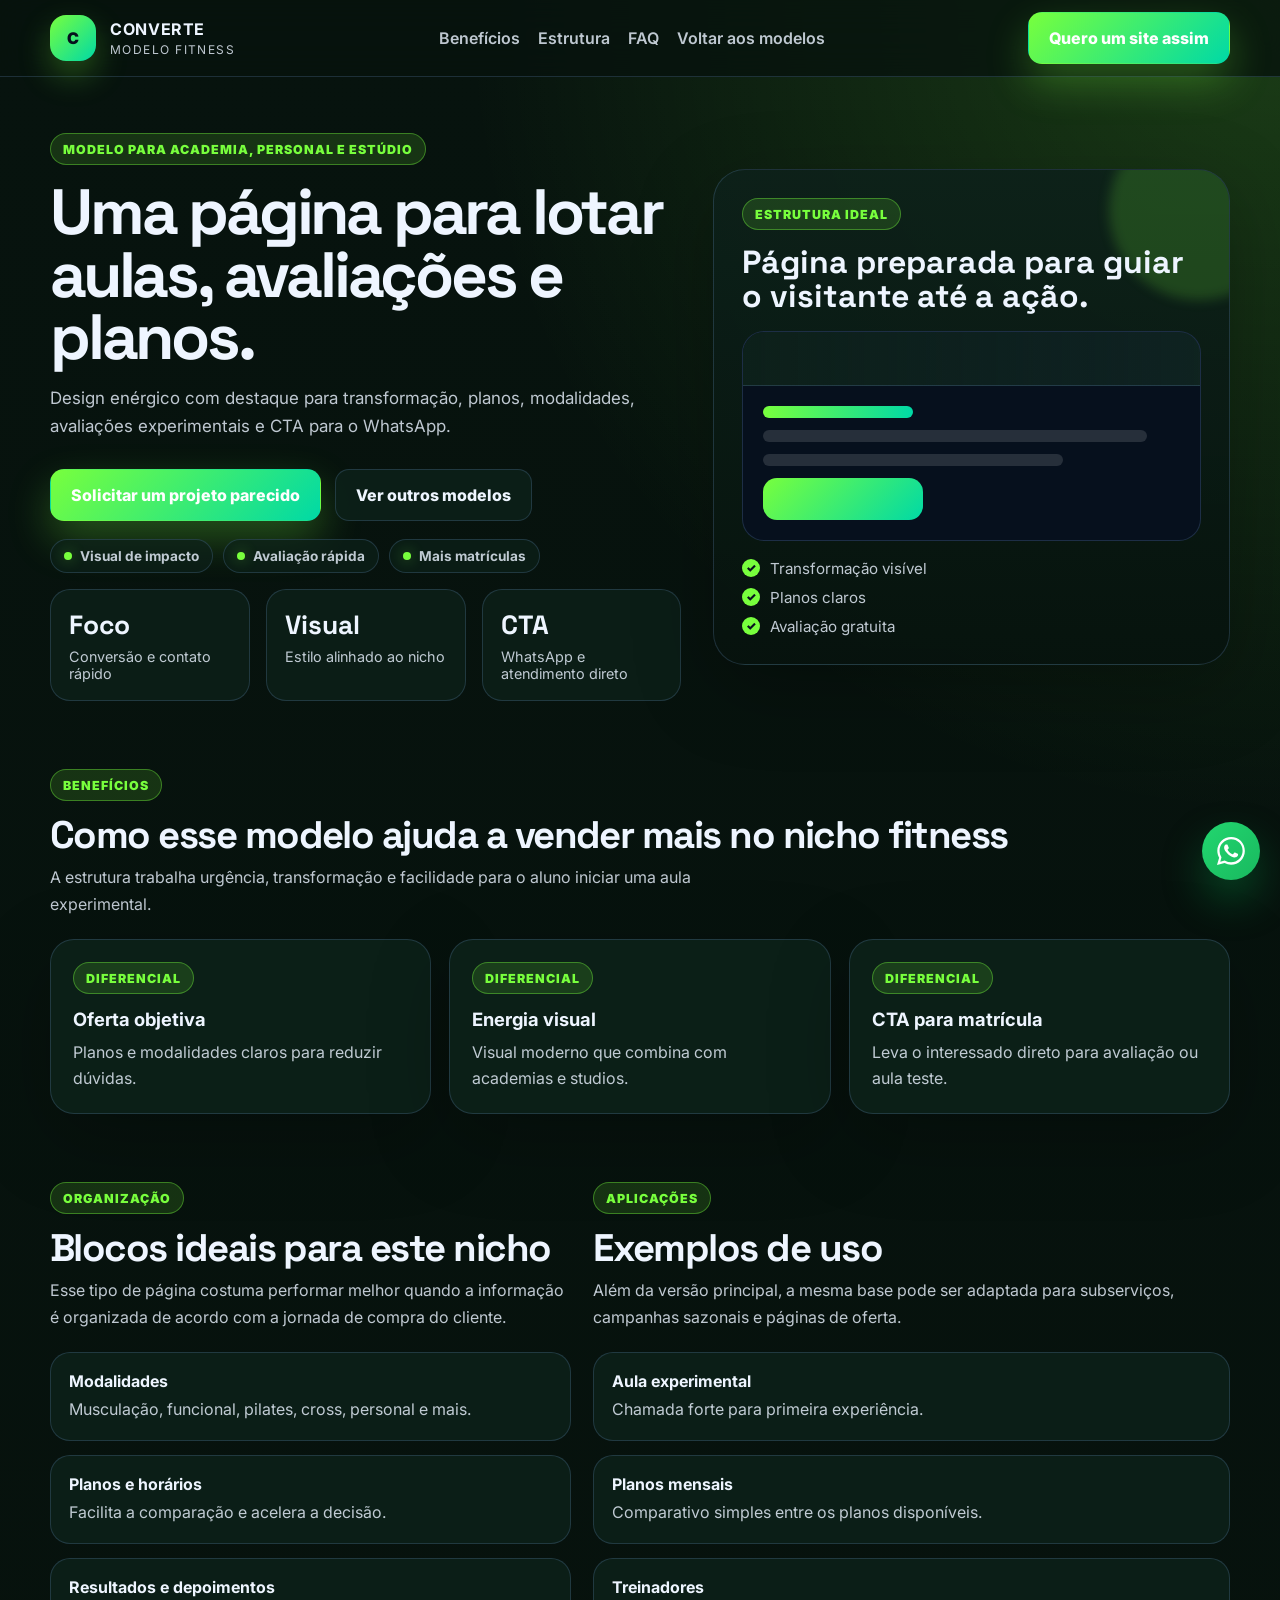
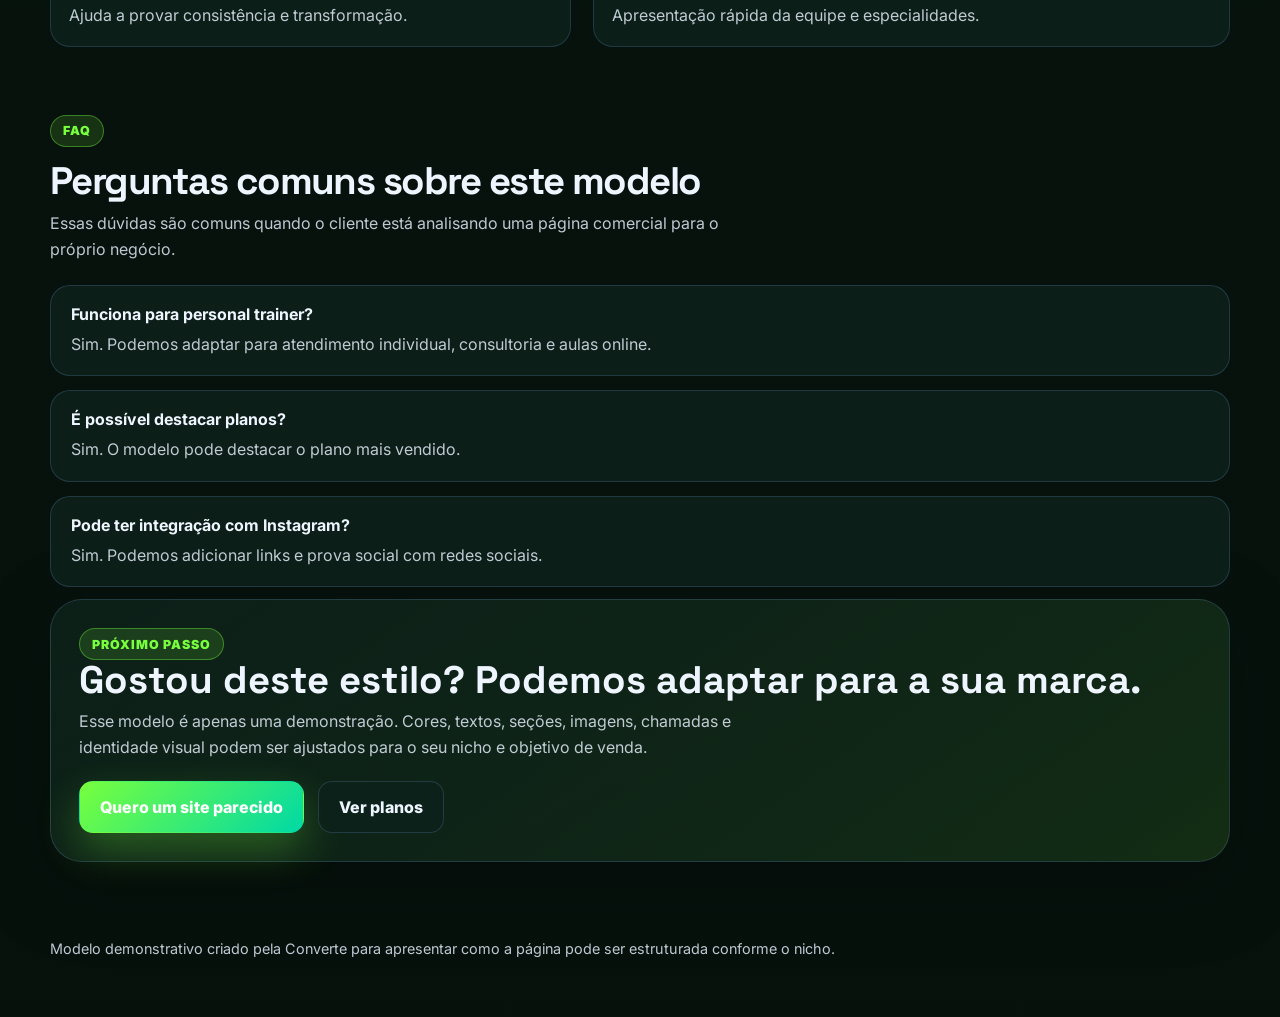
<file: modelos/fitness/index.html>
<!DOCTYPE html>
<html lang="pt-BR" >
<head>
  <meta charset="UTF-8" />
  <meta name="viewport" content="width=device-width, initial-scale=1.0" />
  <meta name="description" content="Fitness - modelo de landing page da Converte, criado para apresentar o negócio com foco em conversão e contato pelo WhatsApp." />
  <title>Fitness | Modelo Converte</title>
  <link rel="icon" href="../../assets/icons/favicon.svg" type="image/svg+xml" />
  <link rel="preconnect" href="https://fonts.googleapis.com" />
  <link rel="preconnect" href="https://fonts.gstatic.com" crossorigin />
  <link href="https://fonts.googleapis.com/css2?family=Inter:wght@400;500;600;700;800;900&family=Space+Grotesk:wght@600;700;800&display=swap" rel="stylesheet" />
  <link rel="stylesheet" href="../../css/modelos.css" />
  <style>
    :root {
      --bg: #07130e;
      --surface: #0d211a;
      --accent: #78ff3d;
      --accent-2: #00d9a6;
      --soft: #e9fff0;
      --text: #eef5ff; --muted: rgba(232,240,252,.82); --border: rgba(133,182,255,.18); --shadow: 0 24px 80px rgba(0,0,0,.25);
    }
  </style>
</head>
<body>
  <header class="topbar">
    <div class="container topbar-inner">
      <a class="brand" href="../../index.html#modelos">
        <span class="brand-mark">C</span>
        <span><strong>CONVERTE</strong><small>MODELO FITNESS</small></span>
      </a>
      <nav aria-label="Menu da prévia">
        <a href="#beneficios">Benefícios</a>
        <a href="#estrutura">Estrutura</a>
        <a href="#faq">FAQ</a>
        <a href="../../index.html#modelos">Voltar aos modelos</a>
      </nav>
      <a class="btn btn-primary" href="https://wa.me/5512982510085?text=Ol%C3%A1%2C%20vi%20o%20modelo%20Fitness%20da%20Converte%20e%20quero%20uma%20p%C3%A1gina%20parecida%20para%20minha%20academia%20ou%20servi%C3%A7o." target="_blank" rel="noopener noreferrer">Quero um site assim</a>
    </div>
  </header>

  <main>
    <section class="hero">
      <div class="container hero-grid">
        <div>
          <span class="badge">Modelo para academia, personal e estúdio</span>
          <h1>Uma página para lotar aulas, avaliações e planos.</h1>
          <p>Design enérgico com destaque para transformação, planos, modalidades, avaliações experimentais e CTA para o WhatsApp.</p>
          <div class="hero-actions">
            <a class="btn btn-primary" href="https://wa.me/5512982510085?text=Ol%C3%A1%2C%20vi%20o%20modelo%20Fitness%20da%20Converte%20e%20quero%20uma%20p%C3%A1gina%20parecida%20para%20minha%20academia%20ou%20servi%C3%A7o." target="_blank" rel="noopener noreferrer">Solicitar um projeto parecido</a>
            <a class="btn btn-secondary" href="../../index.html#modelos">Ver outros modelos</a>
          </div>
          <div class="hero-badges"><span>Visual de impacto</span><span>Avaliação rápida</span><span>Mais matrículas</span></div>
          <div class="metric-grid">
            <div class="metric"><strong>Foco</strong><span>Conversão e contato rápido</span></div>
            <div class="metric"><strong>Visual</strong><span>Estilo alinhado ao nicho</span></div>
            <div class="metric"><strong>CTA</strong><span>WhatsApp e atendimento direto</span></div>
          </div>
        </div>

        <aside class="mock-card">
          <span class="mini-label">Estrutura ideal</span>
          <h3 style="position:relative;z-index:1;margin:16px 0 18px;font-family:var(--font-title);font-size:2rem;line-height:1.04;">Página preparada para guiar o visitante até a ação.</h3>
          <div class="mock-screen">
            <div class="mock-screen-top"></div>
            <div class="mock-screen-body">
              <div class="mock-line small"></div>
              <div class="mock-line long"></div>
              <div class="mock-line mid"></div>
              <div class="mock-cta"></div>
            </div>
          </div>
          <ul class="mock-list"><li>Transformação visível</li><li>Planos claros</li><li>Avaliação gratuita</li></ul>
        </aside>
      </div>
    </section>

    <section class="section" id="beneficios">
      <div class="container">
        <div class="section-heading">
          <span class="badge">Benefícios</span>
          <h2>Como esse modelo ajuda a vender mais no nicho fitness</h2>
          <p>A estrutura trabalha urgência, transformação e facilidade para o aluno iniciar uma aula experimental.</p>
        </div>
        <div class="grid-3"><article class="card"><span class="mini-label">Diferencial</span><h3>Oferta objetiva</h3><p>Planos e modalidades claros para reduzir dúvidas.</p></article><article class="card"><span class="mini-label">Diferencial</span><h3>Energia visual</h3><p>Visual moderno que combina com academias e studios.</p></article><article class="card"><span class="mini-label">Diferencial</span><h3>CTA para matrícula</h3><p>Leva o interessado direto para avaliação ou aula teste.</p></article></div>
      </div>
    </section>

    <section class="section" id="estrutura">
      <div class="container showcase">
        <div>
          <div class="section-heading">
            <span class="badge">Organização</span>
            <h2>Blocos ideais para este nicho</h2>
            <p>Esse tipo de página costuma performar melhor quando a informação é organizada de acordo com a jornada de compra do cliente.</p>
          </div>
          <div class="showcase-panel"><div class="list-item"><strong>Modalidades</strong><p>Musculação, funcional, pilates, cross, personal e mais.</p></div><div class="list-item"><strong>Planos e horários</strong><p>Facilita a comparação e acelera a decisão.</p></div><div class="list-item"><strong>Resultados e depoimentos</strong><p>Ajuda a provar consistência e transformação.</p></div></div>
        </div>
        <div>
          <div class="section-heading">
            <span class="badge">Aplicações</span>
            <h2>Exemplos de uso</h2>
            <p>Além da versão principal, a mesma base pode ser adaptada para subserviços, campanhas sazonais e páginas de oferta.</p>
          </div>
          <div class="showcase-panel"><div class="list-item"><strong>Aula experimental</strong><p>Chamada forte para primeira experiência.</p></div><div class="list-item"><strong>Planos mensais</strong><p>Comparativo simples entre os planos disponíveis.</p></div><div class="list-item"><strong>Treinadores</strong><p>Apresentação rápida da equipe e especialidades.</p></div></div>
        </div>
      </div>
    </section>

    <section class="section" id="faq">
      <div class="container">
        <div class="section-heading">
          <span class="badge">FAQ</span>
          <h2>Perguntas comuns sobre este modelo</h2>
          <p>Essas dúvidas são comuns quando o cliente está analisando uma página comercial para o próprio negócio.</p>
        </div>
        <div class="faq"><div class="faq-item"><strong>Funciona para personal trainer?</strong><p>Sim. Podemos adaptar para atendimento individual, consultoria e aulas online.</p></div><div class="faq-item"><strong>É possível destacar planos?</strong><p>Sim. O modelo pode destacar o plano mais vendido.</p></div><div class="faq-item"><strong>Pode ter integração com Instagram?</strong><p>Sim. Podemos adicionar links e prova social com redes sociais.</p></div></div>
        <div class="cta-block">
          <span class="badge">Próximo passo</span>
          <h2>Gostou deste estilo? Podemos adaptar para a sua marca.</h2>
          <p>Esse modelo é apenas uma demonstração. Cores, textos, seções, imagens, chamadas e identidade visual podem ser ajustados para o seu nicho e objetivo de venda.</p>
          <div class="hero-actions">
            <a class="btn btn-primary" href="https://wa.me/5512982510085?text=Ol%C3%A1%2C%20vi%20o%20modelo%20Fitness%20da%20Converte%20e%20quero%20uma%20p%C3%A1gina%20parecida%20para%20minha%20academia%20ou%20servi%C3%A7o." target="_blank" rel="noopener noreferrer">Quero um site parecido</a>
            <a class="btn btn-secondary" href="../../index.html#planos">Ver planos</a>
          </div>
        </div>
      </div>
    </section>
  </main>

  <a class="floating-whats" href="https://wa.me/5512982510085?text=Ol%C3%A1%2C%20vi%20o%20modelo%20Fitness%20da%20Converte%20e%20quero%20uma%20p%C3%A1gina%20parecida%20para%20minha%20academia%20ou%20servi%C3%A7o." target="_blank" rel="noopener noreferrer" aria-label="Falar no WhatsApp">
    <svg viewBox="0 0 24 24" aria-hidden="true"><path d="M20.52 3.48A11.86 11.86 0 0 0 12.06 0C5.56 0 .26 5.29.26 11.8c0 2.08.54 4.11 1.57 5.91L0 24l6.47-1.69a11.77 11.77 0 0 0 5.59 1.43h.01c6.5 0 11.8-5.29 11.8-11.8 0-3.15-1.23-6.11-3.35-8.46ZM12.07 21.7h-.01a9.9 9.9 0 0 1-5.05-1.38l-.36-.21-3.84 1 1.03-3.75-.24-.39A9.84 9.84 0 0 1 2.2 11.8c0-5.44 4.43-9.87 9.88-9.87 2.64 0 5.12 1.02 6.98 2.88a9.8 9.8 0 0 1 2.89 6.99c0 5.44-4.43 9.9-9.88 9.9Zm5.42-7.4c-.3-.16-1.77-.88-2.04-.98-.27-.1-.47-.16-.66.16-.2.31-.76.98-.93 1.17-.17.2-.34.22-.64.08-.3-.16-1.25-.46-2.38-1.47-.88-.79-1.47-1.77-1.64-2.06-.17-.3-.02-.46.13-.61.13-.13.3-.34.44-.5.15-.17.2-.29.3-.48.1-.2.05-.37-.02-.52-.08-.16-.67-1.62-.92-2.22-.24-.59-.48-.51-.66-.52h-.56c-.2 0-.52.08-.79.37-.27.3-1.04 1.01-1.04 2.46 0 1.45 1.07 2.86 1.22 3.05.14.2 2.08 3.17 5.03 4.45.7.3 1.25.48 1.67.62.7.22 1.34.19 1.84.12.56-.08 1.77-.72 2.02-1.42.25-.7.25-1.3.17-1.42-.07-.12-.27-.2-.56-.35Z"/></svg>
  </a>

  <footer class="container footer-note">
    <p>Modelo demonstrativo criado pela Converte para apresentar como a página pode ser estruturada conforme o nicho.</p>
  </footer>
</body>
</html>
</file>
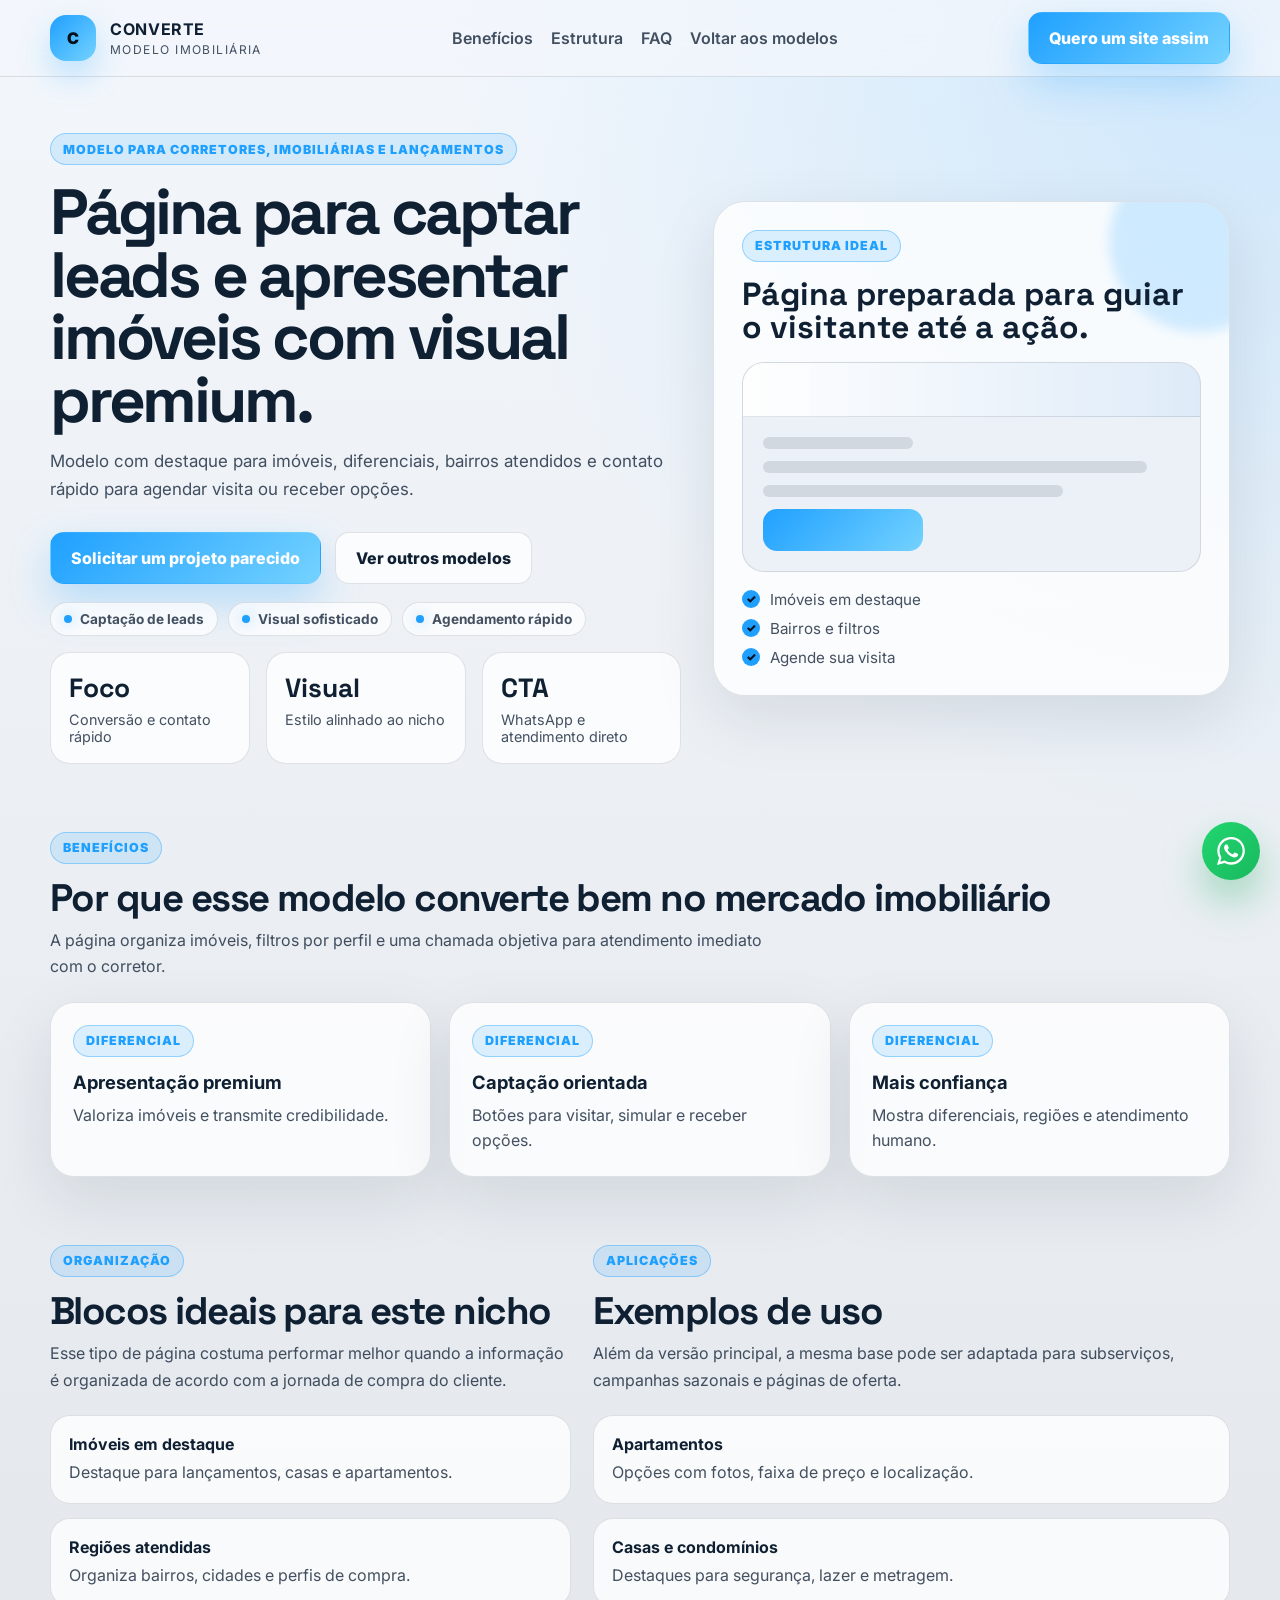
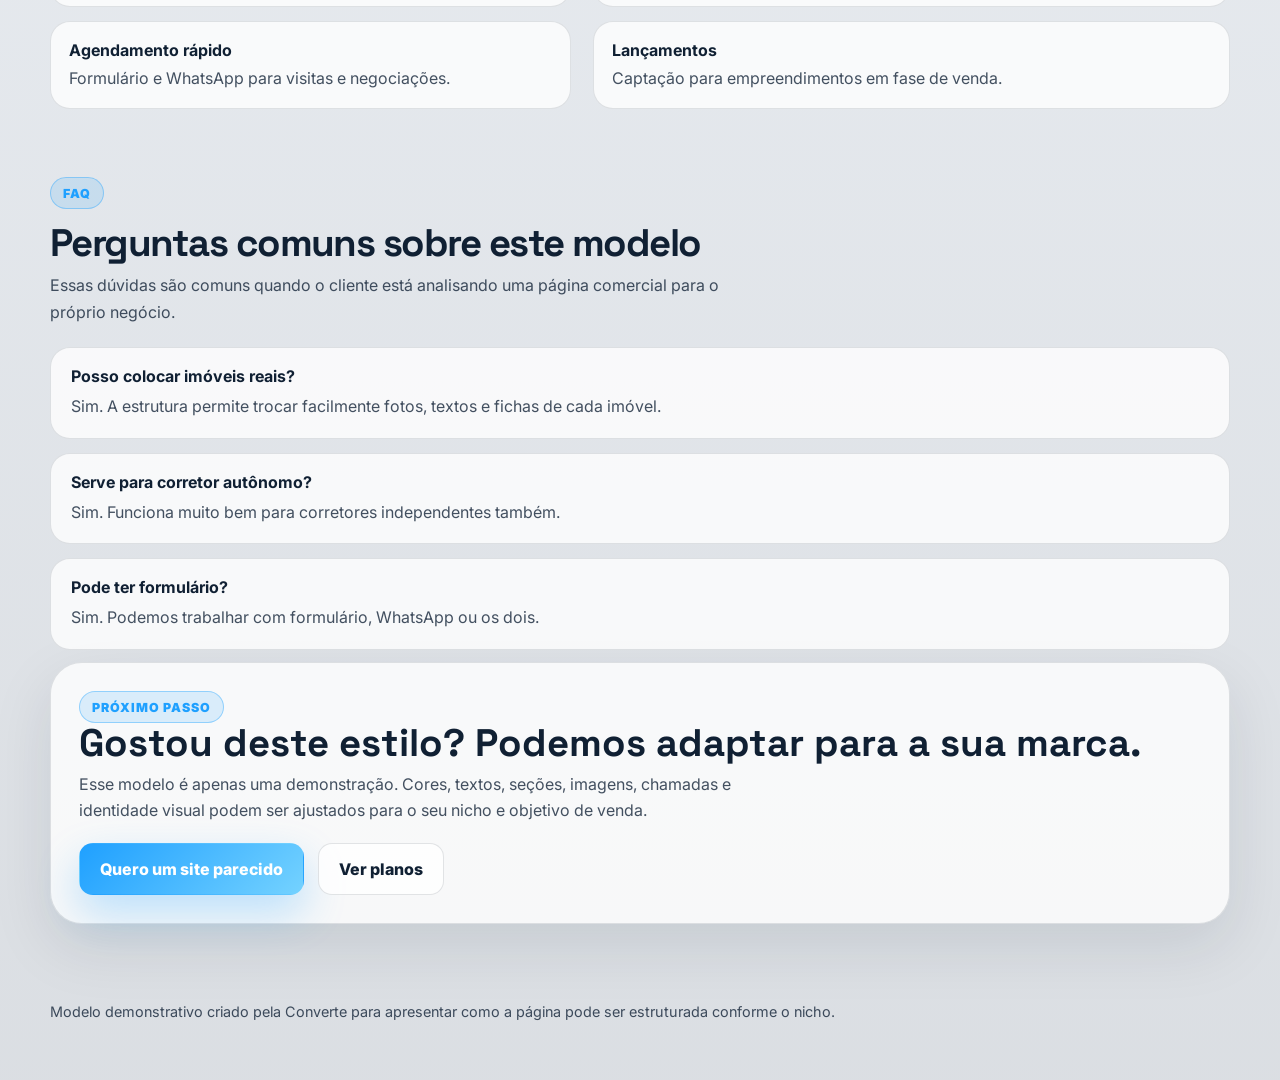
<file: modelos/imobiliaria/index.html>
<!DOCTYPE html>
<html lang="pt-BR" data-theme='light'>
<head>
  <meta charset="UTF-8" />
  <meta name="viewport" content="width=device-width, initial-scale=1.0" />
  <meta name="description" content="Imobiliária - modelo de landing page da Converte, criado para apresentar o negócio com foco em conversão e contato pelo WhatsApp." />
  <title>Imobiliária | Modelo Converte</title>
  <link rel="icon" href="../../assets/icons/favicon.svg" type="image/svg+xml" />
  <link rel="preconnect" href="https://fonts.googleapis.com" />
  <link rel="preconnect" href="https://fonts.gstatic.com" crossorigin />
  <link href="https://fonts.googleapis.com/css2?family=Inter:wght@400;500;600;700;800;900&family=Space+Grotesk:wght@600;700;800&display=swap" rel="stylesheet" />
  <link rel="stylesheet" href="../../css/modelos.css" />
  <style>
    :root {
      --bg: #f3f7fc;
      --surface: #ffffff;
      --accent: #1fa0ff;
      --accent-2: #74d2ff;
      --soft: #102033;
      --text: #102033; --muted: rgba(15, 32, 52, .78); --border: rgba(16,32,51,.12); --shadow: 0 22px 62px rgba(10, 27, 46, .10);
    }
  </style>
</head>
<body>
  <header class="topbar">
    <div class="container topbar-inner">
      <a class="brand" href="../../index.html#modelos">
        <span class="brand-mark">C</span>
        <span><strong>CONVERTE</strong><small>MODELO IMOBILIÁRIA</small></span>
      </a>
      <nav aria-label="Menu da prévia">
        <a href="#beneficios">Benefícios</a>
        <a href="#estrutura">Estrutura</a>
        <a href="#faq">FAQ</a>
        <a href="../../index.html#modelos">Voltar aos modelos</a>
      </nav>
      <a class="btn btn-primary" href="https://wa.me/5512982510085?text=Ol%C3%A1%2C%20vi%20o%20modelo%20de%20Imobili%C3%A1ria%20da%20Converte%20e%20quero%20um%20site%20parecido%20para%20apresentar%20meus%20im%C3%B3veis." target="_blank" rel="noopener noreferrer">Quero um site assim</a>
    </div>
  </header>

  <main>
    <section class="hero">
      <div class="container hero-grid">
        <div>
          <span class="badge">Modelo para corretores, imobiliárias e lançamentos</span>
          <h1>Página para captar leads e apresentar imóveis com visual premium.</h1>
          <p>Modelo com destaque para imóveis, diferenciais, bairros atendidos e contato rápido para agendar visita ou receber opções.</p>
          <div class="hero-actions">
            <a class="btn btn-primary" href="https://wa.me/5512982510085?text=Ol%C3%A1%2C%20vi%20o%20modelo%20de%20Imobili%C3%A1ria%20da%20Converte%20e%20quero%20um%20site%20parecido%20para%20apresentar%20meus%20im%C3%B3veis." target="_blank" rel="noopener noreferrer">Solicitar um projeto parecido</a>
            <a class="btn btn-secondary" href="../../index.html#modelos">Ver outros modelos</a>
          </div>
          <div class="hero-badges"><span>Captação de leads</span><span>Visual sofisticado</span><span>Agendamento rápido</span></div>
          <div class="metric-grid">
            <div class="metric"><strong>Foco</strong><span>Conversão e contato rápido</span></div>
            <div class="metric"><strong>Visual</strong><span>Estilo alinhado ao nicho</span></div>
            <div class="metric"><strong>CTA</strong><span>WhatsApp e atendimento direto</span></div>
          </div>
        </div>

        <aside class="mock-card">
          <span class="mini-label">Estrutura ideal</span>
          <h3 style="position:relative;z-index:1;margin:16px 0 18px;font-family:var(--font-title);font-size:2rem;line-height:1.04;">Página preparada para guiar o visitante até a ação.</h3>
          <div class="mock-screen">
            <div class="mock-screen-top"></div>
            <div class="mock-screen-body">
              <div class="mock-line small"></div>
              <div class="mock-line long"></div>
              <div class="mock-line mid"></div>
              <div class="mock-cta"></div>
            </div>
          </div>
          <ul class="mock-list"><li>Imóveis em destaque</li><li>Bairros e filtros</li><li>Agende sua visita</li></ul>
        </aside>
      </div>
    </section>

    <section class="section" id="beneficios">
      <div class="container">
        <div class="section-heading">
          <span class="badge">Benefícios</span>
          <h2>Por que esse modelo converte bem no mercado imobiliário</h2>
          <p>A página organiza imóveis, filtros por perfil e uma chamada objetiva para atendimento imediato com o corretor.</p>
        </div>
        <div class="grid-3"><article class="card"><span class="mini-label">Diferencial</span><h3>Apresentação premium</h3><p>Valoriza imóveis e transmite credibilidade.</p></article><article class="card"><span class="mini-label">Diferencial</span><h3>Captação orientada</h3><p>Botões para visitar, simular e receber opções.</p></article><article class="card"><span class="mini-label">Diferencial</span><h3>Mais confiança</h3><p>Mostra diferenciais, regiões e atendimento humano.</p></article></div>
      </div>
    </section>

    <section class="section" id="estrutura">
      <div class="container showcase">
        <div>
          <div class="section-heading">
            <span class="badge">Organização</span>
            <h2>Blocos ideais para este nicho</h2>
            <p>Esse tipo de página costuma performar melhor quando a informação é organizada de acordo com a jornada de compra do cliente.</p>
          </div>
          <div class="showcase-panel"><div class="list-item"><strong>Imóveis em destaque</strong><p>Destaque para lançamentos, casas e apartamentos.</p></div><div class="list-item"><strong>Regiões atendidas</strong><p>Organiza bairros, cidades e perfis de compra.</p></div><div class="list-item"><strong>Agendamento rápido</strong><p>Formulário e WhatsApp para visitas e negociações.</p></div></div>
        </div>
        <div>
          <div class="section-heading">
            <span class="badge">Aplicações</span>
            <h2>Exemplos de uso</h2>
            <p>Além da versão principal, a mesma base pode ser adaptada para subserviços, campanhas sazonais e páginas de oferta.</p>
          </div>
          <div class="showcase-panel"><div class="list-item"><strong>Apartamentos</strong><p>Opções com fotos, faixa de preço e localização.</p></div><div class="list-item"><strong>Casas e condomínios</strong><p>Destaques para segurança, lazer e metragem.</p></div><div class="list-item"><strong>Lançamentos</strong><p>Captação para empreendimentos em fase de venda.</p></div></div>
        </div>
      </div>
    </section>

    <section class="section" id="faq">
      <div class="container">
        <div class="section-heading">
          <span class="badge">FAQ</span>
          <h2>Perguntas comuns sobre este modelo</h2>
          <p>Essas dúvidas são comuns quando o cliente está analisando uma página comercial para o próprio negócio.</p>
        </div>
        <div class="faq"><div class="faq-item"><strong>Posso colocar imóveis reais?</strong><p>Sim. A estrutura permite trocar facilmente fotos, textos e fichas de cada imóvel.</p></div><div class="faq-item"><strong>Serve para corretor autônomo?</strong><p>Sim. Funciona muito bem para corretores independentes também.</p></div><div class="faq-item"><strong>Pode ter formulário?</strong><p>Sim. Podemos trabalhar com formulário, WhatsApp ou os dois.</p></div></div>
        <div class="cta-block">
          <span class="badge">Próximo passo</span>
          <h2>Gostou deste estilo? Podemos adaptar para a sua marca.</h2>
          <p>Esse modelo é apenas uma demonstração. Cores, textos, seções, imagens, chamadas e identidade visual podem ser ajustados para o seu nicho e objetivo de venda.</p>
          <div class="hero-actions">
            <a class="btn btn-primary" href="https://wa.me/5512982510085?text=Ol%C3%A1%2C%20vi%20o%20modelo%20de%20Imobili%C3%A1ria%20da%20Converte%20e%20quero%20um%20site%20parecido%20para%20apresentar%20meus%20im%C3%B3veis." target="_blank" rel="noopener noreferrer">Quero um site parecido</a>
            <a class="btn btn-secondary" href="../../index.html#planos">Ver planos</a>
          </div>
        </div>
      </div>
    </section>
  </main>

  <a class="floating-whats" href="https://wa.me/5512982510085?text=Ol%C3%A1%2C%20vi%20o%20modelo%20de%20Imobili%C3%A1ria%20da%20Converte%20e%20quero%20um%20site%20parecido%20para%20apresentar%20meus%20im%C3%B3veis." target="_blank" rel="noopener noreferrer" aria-label="Falar no WhatsApp">
    <svg viewBox="0 0 24 24" aria-hidden="true"><path d="M20.52 3.48A11.86 11.86 0 0 0 12.06 0C5.56 0 .26 5.29.26 11.8c0 2.08.54 4.11 1.57 5.91L0 24l6.47-1.69a11.77 11.77 0 0 0 5.59 1.43h.01c6.5 0 11.8-5.29 11.8-11.8 0-3.15-1.23-6.11-3.35-8.46ZM12.07 21.7h-.01a9.9 9.9 0 0 1-5.05-1.38l-.36-.21-3.84 1 1.03-3.75-.24-.39A9.84 9.84 0 0 1 2.2 11.8c0-5.44 4.43-9.87 9.88-9.87 2.64 0 5.12 1.02 6.98 2.88a9.8 9.8 0 0 1 2.89 6.99c0 5.44-4.43 9.9-9.88 9.9Zm5.42-7.4c-.3-.16-1.77-.88-2.04-.98-.27-.1-.47-.16-.66.16-.2.31-.76.98-.93 1.17-.17.2-.34.22-.64.08-.3-.16-1.25-.46-2.38-1.47-.88-.79-1.47-1.77-1.64-2.06-.17-.3-.02-.46.13-.61.13-.13.3-.34.44-.5.15-.17.2-.29.3-.48.1-.2.05-.37-.02-.52-.08-.16-.67-1.62-.92-2.22-.24-.59-.48-.51-.66-.52h-.56c-.2 0-.52.08-.79.37-.27.3-1.04 1.01-1.04 2.46 0 1.45 1.07 2.86 1.22 3.05.14.2 2.08 3.17 5.03 4.45.7.3 1.25.48 1.67.62.7.22 1.34.19 1.84.12.56-.08 1.77-.72 2.02-1.42.25-.7.25-1.3.17-1.42-.07-.12-.27-.2-.56-.35Z"/></svg>
  </a>

  <footer class="container footer-note">
    <p>Modelo demonstrativo criado pela Converte para apresentar como a página pode ser estruturada conforme o nicho.</p>
  </footer>
</body>
</html>
</file>
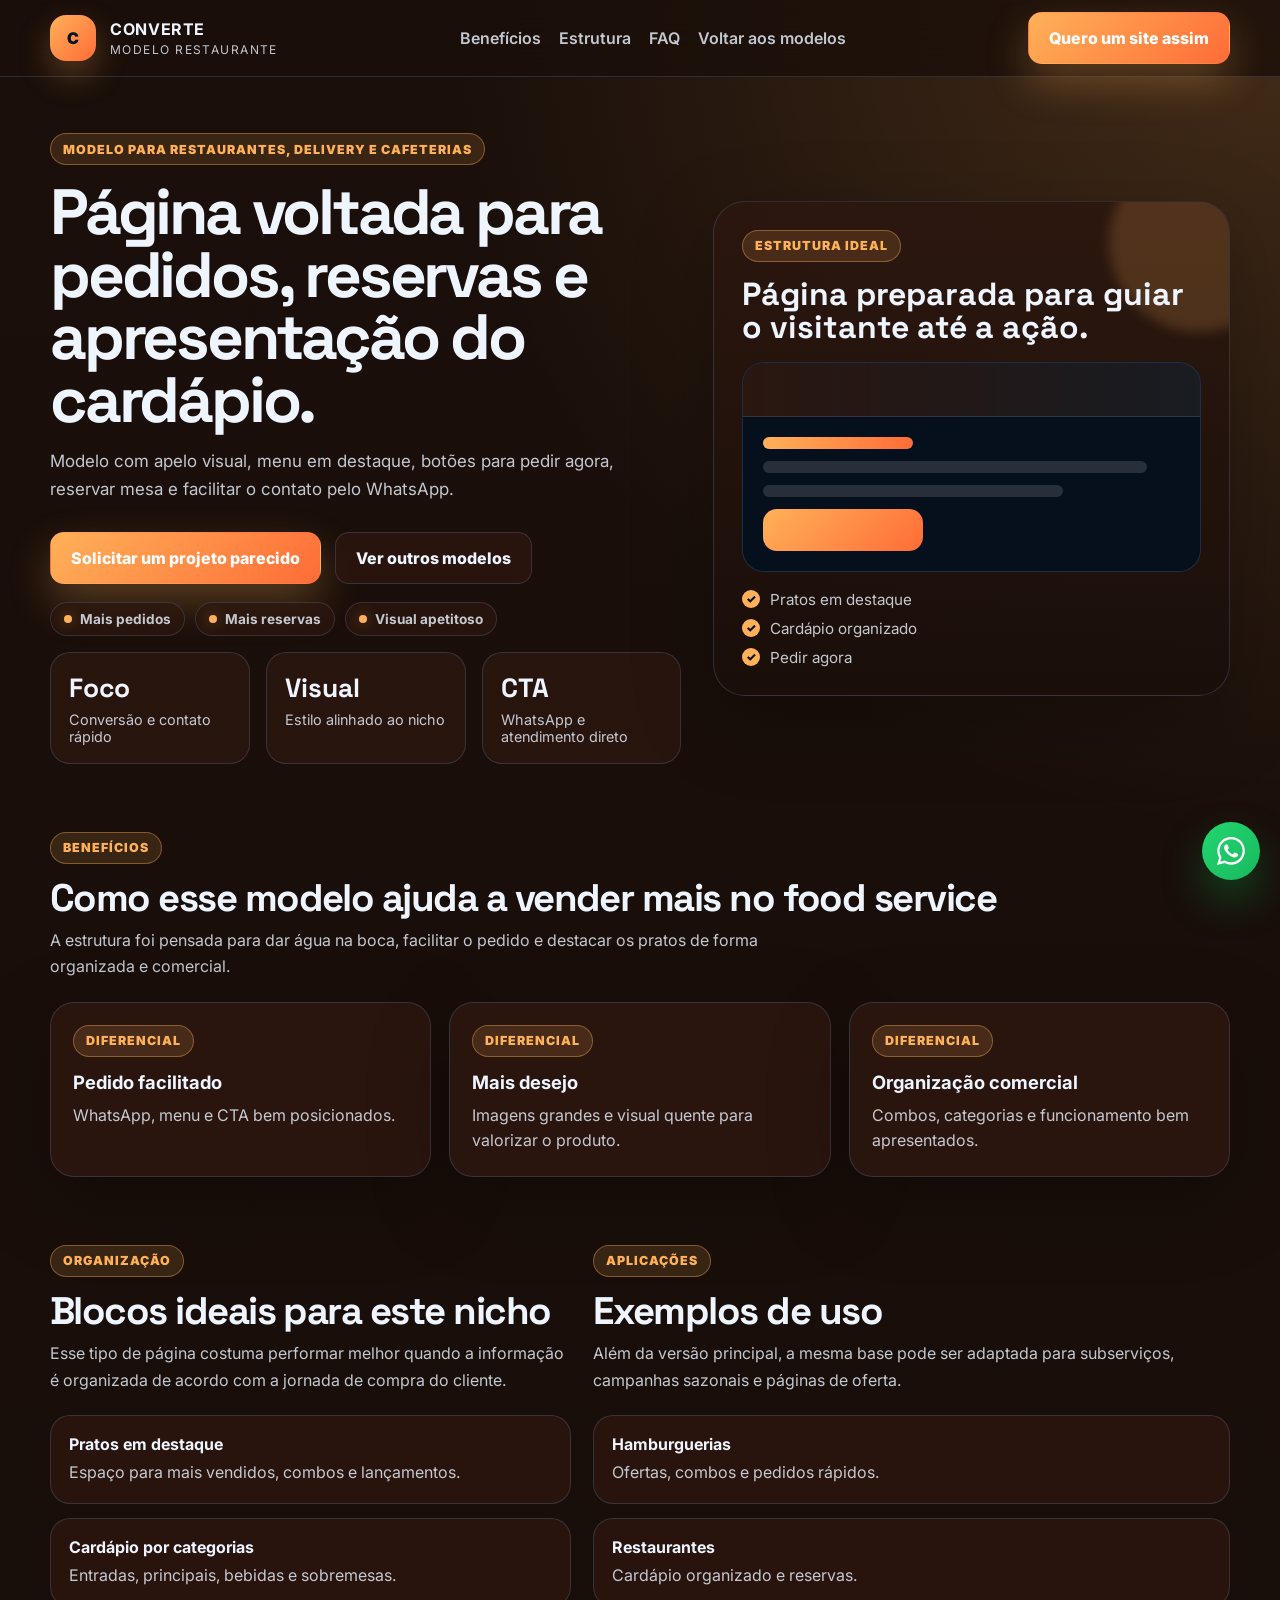
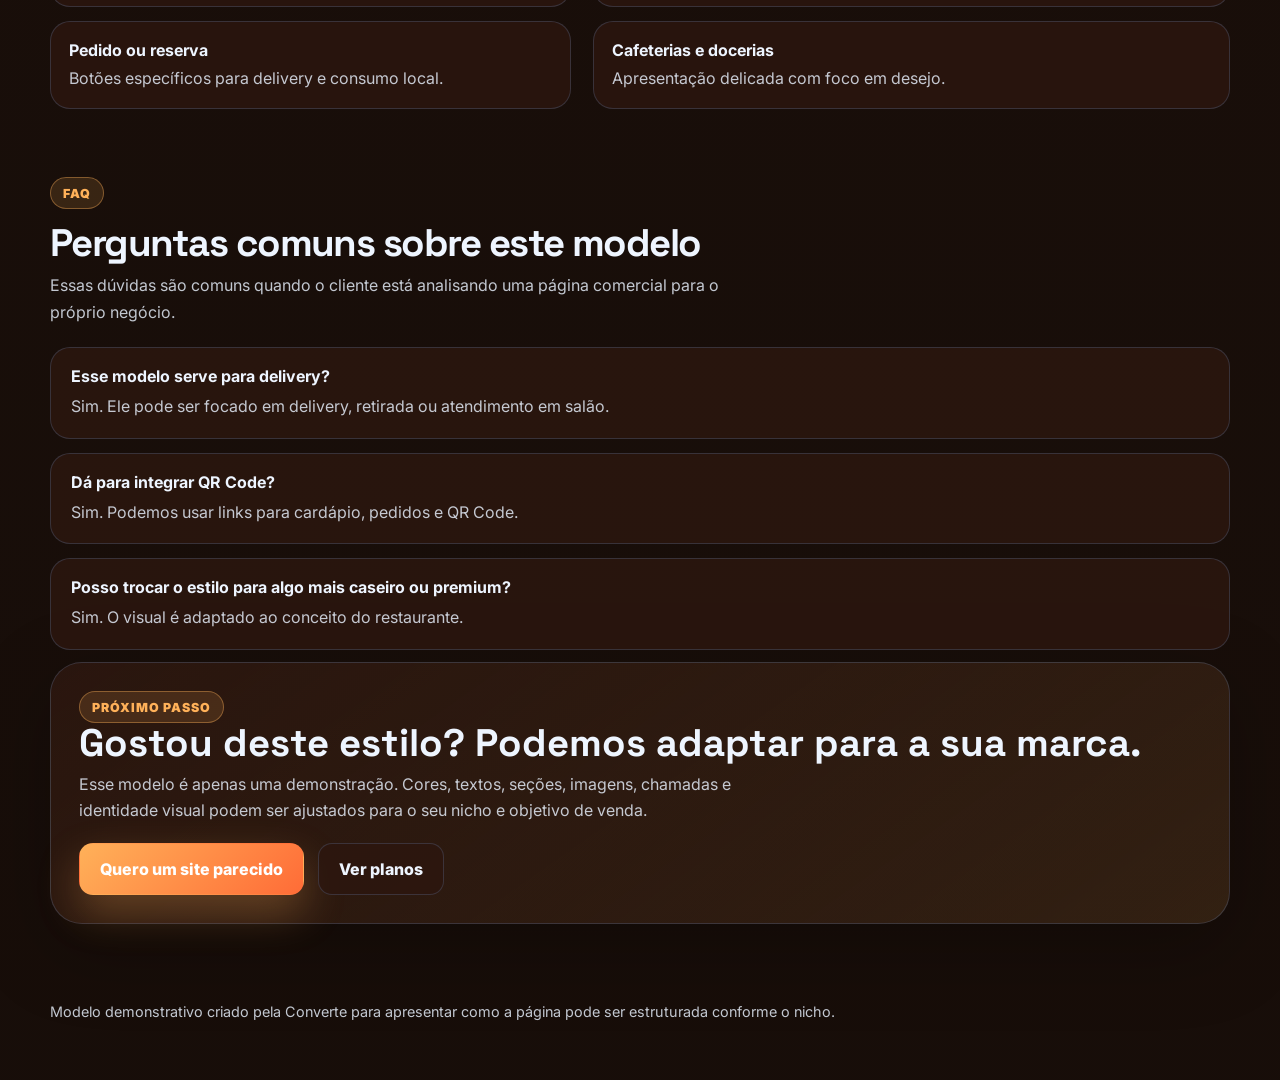
<file: modelos/restaurante/index.html>
<!DOCTYPE html>
<html lang="pt-BR" >
<head>
  <meta charset="UTF-8" />
  <meta name="viewport" content="width=device-width, initial-scale=1.0" />
  <meta name="description" content="Restaurante - modelo de landing page da Converte, criado para apresentar o negócio com foco em conversão e contato pelo WhatsApp." />
  <title>Restaurante | Modelo Converte</title>
  <link rel="icon" href="../../assets/icons/favicon.svg" type="image/svg+xml" />
  <link rel="preconnect" href="https://fonts.googleapis.com" />
  <link rel="preconnect" href="https://fonts.gstatic.com" crossorigin />
  <link href="https://fonts.googleapis.com/css2?family=Inter:wght@400;500;600;700;800;900&family=Space+Grotesk:wght@600;700;800&display=swap" rel="stylesheet" />
  <link rel="stylesheet" href="../../css/modelos.css" />
  <style>
    :root {
      --bg: #1a0f0a;
      --surface: #2c170f;
      --accent: #ffb159;
      --accent-2: #ff6c37;
      --soft: #fff3e8;
      --text: #eef5ff; --muted: rgba(232,240,252,.82); --border: rgba(133,182,255,.18); --shadow: 0 24px 80px rgba(0,0,0,.25);
    }
  </style>
</head>
<body>
  <header class="topbar">
    <div class="container topbar-inner">
      <a class="brand" href="../../index.html#modelos">
        <span class="brand-mark">C</span>
        <span><strong>CONVERTE</strong><small>MODELO RESTAURANTE</small></span>
      </a>
      <nav aria-label="Menu da prévia">
        <a href="#beneficios">Benefícios</a>
        <a href="#estrutura">Estrutura</a>
        <a href="#faq">FAQ</a>
        <a href="../../index.html#modelos">Voltar aos modelos</a>
      </nav>
      <a class="btn btn-primary" href="https://wa.me/5512982510085?text=Ol%C3%A1%2C%20vi%20o%20modelo%20de%20Restaurante%20da%20Converte%20e%20quero%20uma%20p%C3%A1gina%20parecida%20para%20o%20meu%20neg%C3%B3cio." target="_blank" rel="noopener noreferrer">Quero um site assim</a>
    </div>
  </header>

  <main>
    <section class="hero">
      <div class="container hero-grid">
        <div>
          <span class="badge">Modelo para restaurantes, delivery e cafeterias</span>
          <h1>Página voltada para pedidos, reservas e apresentação do cardápio.</h1>
          <p>Modelo com apelo visual, menu em destaque, botões para pedir agora, reservar mesa e facilitar o contato pelo WhatsApp.</p>
          <div class="hero-actions">
            <a class="btn btn-primary" href="https://wa.me/5512982510085?text=Ol%C3%A1%2C%20vi%20o%20modelo%20de%20Restaurante%20da%20Converte%20e%20quero%20uma%20p%C3%A1gina%20parecida%20para%20o%20meu%20neg%C3%B3cio." target="_blank" rel="noopener noreferrer">Solicitar um projeto parecido</a>
            <a class="btn btn-secondary" href="../../index.html#modelos">Ver outros modelos</a>
          </div>
          <div class="hero-badges"><span>Mais pedidos</span><span>Mais reservas</span><span>Visual apetitoso</span></div>
          <div class="metric-grid">
            <div class="metric"><strong>Foco</strong><span>Conversão e contato rápido</span></div>
            <div class="metric"><strong>Visual</strong><span>Estilo alinhado ao nicho</span></div>
            <div class="metric"><strong>CTA</strong><span>WhatsApp e atendimento direto</span></div>
          </div>
        </div>

        <aside class="mock-card">
          <span class="mini-label">Estrutura ideal</span>
          <h3 style="position:relative;z-index:1;margin:16px 0 18px;font-family:var(--font-title);font-size:2rem;line-height:1.04;">Página preparada para guiar o visitante até a ação.</h3>
          <div class="mock-screen">
            <div class="mock-screen-top"></div>
            <div class="mock-screen-body">
              <div class="mock-line small"></div>
              <div class="mock-line long"></div>
              <div class="mock-line mid"></div>
              <div class="mock-cta"></div>
            </div>
          </div>
          <ul class="mock-list"><li>Pratos em destaque</li><li>Cardápio organizado</li><li>Pedir agora</li></ul>
        </aside>
      </div>
    </section>

    <section class="section" id="beneficios">
      <div class="container">
        <div class="section-heading">
          <span class="badge">Benefícios</span>
          <h2>Como esse modelo ajuda a vender mais no food service</h2>
          <p>A estrutura foi pensada para dar água na boca, facilitar o pedido e destacar os pratos de forma organizada e comercial.</p>
        </div>
        <div class="grid-3"><article class="card"><span class="mini-label">Diferencial</span><h3>Pedido facilitado</h3><p>WhatsApp, menu e CTA bem posicionados.</p></article><article class="card"><span class="mini-label">Diferencial</span><h3>Mais desejo</h3><p>Imagens grandes e visual quente para valorizar o produto.</p></article><article class="card"><span class="mini-label">Diferencial</span><h3>Organização comercial</h3><p>Combos, categorias e funcionamento bem apresentados.</p></article></div>
      </div>
    </section>

    <section class="section" id="estrutura">
      <div class="container showcase">
        <div>
          <div class="section-heading">
            <span class="badge">Organização</span>
            <h2>Blocos ideais para este nicho</h2>
            <p>Esse tipo de página costuma performar melhor quando a informação é organizada de acordo com a jornada de compra do cliente.</p>
          </div>
          <div class="showcase-panel"><div class="list-item"><strong>Pratos em destaque</strong><p>Espaço para mais vendidos, combos e lançamentos.</p></div><div class="list-item"><strong>Cardápio por categorias</strong><p>Entradas, principais, bebidas e sobremesas.</p></div><div class="list-item"><strong>Pedido ou reserva</strong><p>Botões específicos para delivery e consumo local.</p></div></div>
        </div>
        <div>
          <div class="section-heading">
            <span class="badge">Aplicações</span>
            <h2>Exemplos de uso</h2>
            <p>Além da versão principal, a mesma base pode ser adaptada para subserviços, campanhas sazonais e páginas de oferta.</p>
          </div>
          <div class="showcase-panel"><div class="list-item"><strong>Hamburguerias</strong><p>Ofertas, combos e pedidos rápidos.</p></div><div class="list-item"><strong>Restaurantes</strong><p>Cardápio organizado e reservas.</p></div><div class="list-item"><strong>Cafeterias e docerias</strong><p>Apresentação delicada com foco em desejo.</p></div></div>
        </div>
      </div>
    </section>

    <section class="section" id="faq">
      <div class="container">
        <div class="section-heading">
          <span class="badge">FAQ</span>
          <h2>Perguntas comuns sobre este modelo</h2>
          <p>Essas dúvidas são comuns quando o cliente está analisando uma página comercial para o próprio negócio.</p>
        </div>
        <div class="faq"><div class="faq-item"><strong>Esse modelo serve para delivery?</strong><p>Sim. Ele pode ser focado em delivery, retirada ou atendimento em salão.</p></div><div class="faq-item"><strong>Dá para integrar QR Code?</strong><p>Sim. Podemos usar links para cardápio, pedidos e QR Code.</p></div><div class="faq-item"><strong>Posso trocar o estilo para algo mais caseiro ou premium?</strong><p>Sim. O visual é adaptado ao conceito do restaurante.</p></div></div>
        <div class="cta-block">
          <span class="badge">Próximo passo</span>
          <h2>Gostou deste estilo? Podemos adaptar para a sua marca.</h2>
          <p>Esse modelo é apenas uma demonstração. Cores, textos, seções, imagens, chamadas e identidade visual podem ser ajustados para o seu nicho e objetivo de venda.</p>
          <div class="hero-actions">
            <a class="btn btn-primary" href="https://wa.me/5512982510085?text=Ol%C3%A1%2C%20vi%20o%20modelo%20de%20Restaurante%20da%20Converte%20e%20quero%20uma%20p%C3%A1gina%20parecida%20para%20o%20meu%20neg%C3%B3cio." target="_blank" rel="noopener noreferrer">Quero um site parecido</a>
            <a class="btn btn-secondary" href="../../index.html#planos">Ver planos</a>
          </div>
        </div>
      </div>
    </section>
  </main>

  <a class="floating-whats" href="https://wa.me/5512982510085?text=Ol%C3%A1%2C%20vi%20o%20modelo%20de%20Restaurante%20da%20Converte%20e%20quero%20uma%20p%C3%A1gina%20parecida%20para%20o%20meu%20neg%C3%B3cio." target="_blank" rel="noopener noreferrer" aria-label="Falar no WhatsApp">
    <svg viewBox="0 0 24 24" aria-hidden="true"><path d="M20.52 3.48A11.86 11.86 0 0 0 12.06 0C5.56 0 .26 5.29.26 11.8c0 2.08.54 4.11 1.57 5.91L0 24l6.47-1.69a11.77 11.77 0 0 0 5.59 1.43h.01c6.5 0 11.8-5.29 11.8-11.8 0-3.15-1.23-6.11-3.35-8.46ZM12.07 21.7h-.01a9.9 9.9 0 0 1-5.05-1.38l-.36-.21-3.84 1 1.03-3.75-.24-.39A9.84 9.84 0 0 1 2.2 11.8c0-5.44 4.43-9.87 9.88-9.87 2.64 0 5.12 1.02 6.98 2.88a9.8 9.8 0 0 1 2.89 6.99c0 5.44-4.43 9.9-9.88 9.9Zm5.42-7.4c-.3-.16-1.77-.88-2.04-.98-.27-.1-.47-.16-.66.16-.2.31-.76.98-.93 1.17-.17.2-.34.22-.64.08-.3-.16-1.25-.46-2.38-1.47-.88-.79-1.47-1.77-1.64-2.06-.17-.3-.02-.46.13-.61.13-.13.3-.34.44-.5.15-.17.2-.29.3-.48.1-.2.05-.37-.02-.52-.08-.16-.67-1.62-.92-2.22-.24-.59-.48-.51-.66-.52h-.56c-.2 0-.52.08-.79.37-.27.3-1.04 1.01-1.04 2.46 0 1.45 1.07 2.86 1.22 3.05.14.2 2.08 3.17 5.03 4.45.7.3 1.25.48 1.67.62.7.22 1.34.19 1.84.12.56-.08 1.77-.72 2.02-1.42.25-.7.25-1.3.17-1.42-.07-.12-.27-.2-.56-.35Z"/></svg>
  </a>

  <footer class="container footer-note">
    <p>Modelo demonstrativo criado pela Converte para apresentar como a página pode ser estruturada conforme o nicho.</p>
  </footer>
</body>
</html>
</file>
<file: css/styles.css>
:root {
  --bg: #040912;
  --bg-2: #07111f;
  --bg-3: #0b1728;
  --panel: rgba(13, 27, 44, 0.78);
  --panel-2: rgba(6, 18, 32, 0.9);
  --line: rgba(94, 175, 255, 0.18);
  --line-strong: rgba(0, 151, 255, 0.58);
  --text: #f7fbff;
  --muted: #aab7c8;
  --muted-2: #76879b;
  --blue: #0b97ff;
  --blue-2: #00c8ff;
  --blue-3: #0a5eff;
  --green: #18d978;
  --shadow: 0 28px 90px rgba(0, 0, 0, 0.48);
  --radius-lg: 28px;
  --radius-md: 18px;
  --radius-sm: 12px;
  --container: 1520px;
  --font-heading: "Space Grotesk", Inter, ui-sans-serif, system-ui, -apple-system, BlinkMacSystemFont, "Segoe UI", Arial, sans-serif;
}

* { box-sizing: border-box; }

html {
  scroll-behavior: smooth;
  background: var(--bg);
}

body {
  margin: 0;
  min-height: 100vh;
  color: var(--text);
  font-family: Inter, ui-sans-serif, system-ui, -apple-system, BlinkMacSystemFont, "Segoe UI", Arial, sans-serif;
  background:
    radial-gradient(circle at 82% 8%, rgba(0, 109, 255, 0.24), transparent 32%),
    radial-gradient(circle at 20% 22%, rgba(0, 195, 255, 0.12), transparent 28%),
    linear-gradient(180deg, #03070e 0%, #050b14 40%, #08111d 100%);
  overflow-x: hidden;
}

body::before {
  content: "";
  position: fixed;
  inset: 0;
  z-index: -3;
  background-image:
    linear-gradient(115deg, transparent 0 62%, rgba(0, 116, 255, 0.08) 62.3%, transparent 63%),
    repeating-linear-gradient(153deg, transparent 0 38px, rgba(0, 128, 255, 0.08) 39px, transparent 41px),
    radial-gradient(circle at 50% -10%, rgba(0, 142, 255, 0.14), transparent 30%);
  opacity: 0.55;
  pointer-events: none;
}

img, svg { display: block; }
a { color: inherit; text-decoration: none; }
button, input, textarea { font: inherit; }

/* Tipografia premium para títulos e chamadas principais */
.section-heading h2,
.hero-mobile-copy h2,
.solution-card h3,
.model-card h3,
.process-step h3,
.about-card h3,
.price-card h3,
.benefit-main h3,
.about-content h2,
.cta-copy h2,
.footer-column h3,
.footer-value-card strong,
.positioning-grid strong {
  font-family: var(--font-heading);
}

.container {
  width: min(var(--container), calc(100% - 72px));
  margin-inline: auto;
}

.preloader {
  position: fixed;
  inset: 0;
  z-index: 1000;
  display: grid;
  place-items: center;
  background:
    radial-gradient(circle at 50% 34%, rgba(0, 151, 255, 0.22), transparent 32%),
    #03070e;
  transition: opacity .55s ease, visibility .55s ease;
}

.preloader.is-hidden {
  opacity: 0;
  visibility: hidden;
  pointer-events: none;
}

.loader-card {
  width: min(320px, calc(100vw - 48px));
  display: grid;
  justify-items: center;
  gap: 9px;
  padding: 34px 28px;
  border: 1px solid rgba(0, 184, 255, .18);
  border-radius: 22px;
  background: rgba(4, 12, 22, .78);
  box-shadow: var(--shadow), inset 0 1px 0 rgba(255,255,255,.06);
}

.loader-card strong {
  margin-top: 8px;
  letter-spacing: .1em;
  font-size: 1.28rem;
}

.loader-card small {
  color: var(--muted);
  font-size: .72rem;
  font-weight: 900;
  letter-spacing: .1em;
  text-transform: uppercase;
}

.brand-mark--loader {
  width: 58px;
  height: 58px;
  filter: drop-shadow(0 0 20px rgba(0, 183, 255, .7));
}

.loader-line {
  width: 100%;
  height: 3px;
  margin-top: 18px;
  overflow: hidden;
  border-radius: 999px;
  background: rgba(255,255,255,.08);
}

.loader-line span {
  display: block;
  width: 42%;
  height: 100%;
  border-radius: inherit;
  background: linear-gradient(90deg, var(--blue), var(--blue-2));
  animation: loading 1.1s ease-in-out infinite;
}

@keyframes loading {
  0% { transform: translateX(-110%); }
  100% { transform: translateX(255%); }
}

.site-header {
  position: sticky;
  top: 0;
  z-index: 99;
  border-bottom: 1px solid rgba(255,255,255,.07);
  background: rgba(3, 7, 14, 0.78);
  backdrop-filter: blur(18px);
}

.site-header--empty {
  min-height: 72px;
}

.nav-shell--empty {
  pointer-events: none;
}

.nav-shell {
  min-height: 72px;
  display: flex;
  align-items: center;
  justify-content: space-between;
  gap: 24px;
}

.brand {
  display: inline-flex;
  align-items: center;
  gap: 12px;
  min-width: max-content;
}

.brand-mark {
  width: 46px;
  height: 46px;
  filter: drop-shadow(0 0 14px rgba(0, 173, 255, .35));
}

.brand-text strong {
  display: block;
  color: #fff;
  font-size: 1.16rem;
  line-height: 1;
  letter-spacing: .11em;
  font-weight: 950;
}

.brand-text small {
  display: block;
  margin-top: 4px;
  color: #fff;
  font-size: .62rem;
  line-height: 1;
  letter-spacing: .11em;
  font-weight: 850;
}

.main-nav {
  display: flex;
  align-items: center;
  gap: clamp(16px, 1.7vw, 30px);
  color: rgba(255,255,255,.88);
  font-size: .91rem;
  font-weight: 780;
}

.main-nav a {
  position: relative;
  padding: 28px 0;
  transition: color .22s ease;
}

.main-nav a::after {
  content: "";
  position: absolute;
  left: 0;
  right: 0;
  bottom: 20px;
  height: 2px;
  transform: scaleX(0);
  transform-origin: right;
  background: linear-gradient(90deg, var(--blue), var(--blue-2));
  transition: transform .22s ease;
}

.main-nav a:hover,
.main-nav a:focus-visible { color: #fff; }
.main-nav a:hover::after,
.main-nav a:focus-visible::after { transform: scaleX(1); transform-origin: left; }

.nav-toggle {
  display: none;
  width: 44px;
  height: 44px;
  align-items: center;
  justify-content: center;
  flex-direction: column;
  gap: 5px;
  border: 1px solid var(--line);
  border-radius: 12px;
  background: rgba(255,255,255,.04);
  color: #fff;
  cursor: pointer;
}

.nav-toggle span {
  width: 20px;
  height: 2px;
  border-radius: 999px;
  background: currentColor;
  transition: transform .25s ease, opacity .25s ease;
}

body.menu-open .nav-toggle span:nth-child(1) { transform: translateY(7px) rotate(45deg); }
body.menu-open .nav-toggle span:nth-child(2) { opacity: 0; }
body.menu-open .nav-toggle span:nth-child(3) { transform: translateY(-7px) rotate(-45deg); }

.btn {
  display: inline-flex;
  align-items: center;
  justify-content: center;
  gap: 12px;
  min-height: 50px;
  padding: 0 25px;
  border: 1px solid rgba(255,255,255,.14);
  border-radius: 8px;
  color: #fff;
  font-size: .94rem;
  font-weight: 850;
  letter-spacing: -.01em;
  cursor: pointer;
  transition: transform .22s ease, border-color .22s ease, background .22s ease, box-shadow .22s ease;
}

.btn svg {
  width: 20px;
  height: 20px;
  fill: none;
  stroke: currentColor;
  stroke-width: 2;
  stroke-linecap: round;
  stroke-linejoin: round;
}

.btn:hover,
.btn:focus-visible { transform: translateY(-2px); }

.btn-primary {
  border-color: rgba(0,151,255,.85);
  background: linear-gradient(135deg, var(--blue), var(--blue-3));
  box-shadow: 0 14px 38px rgba(0, 102, 255, .28), inset 0 1px 0 rgba(255,255,255,.22);
}

.btn-primary:hover,
.btn-primary:focus-visible { box-shadow: 0 18px 46px rgba(0, 129, 255, .42), inset 0 1px 0 rgba(255,255,255,.28); }

.btn-ghost {
  background: rgba(255,255,255,.035);
  border-color: rgba(255,255,255,.22);
}

.btn-ghost:hover,
.btn-ghost:focus-visible {
  border-color: rgba(0,200,255,.65);
  background: rgba(0,151,255,.08);
}

.btn-whatsapp {
  background: rgba(6, 18, 32, .72);
  border-color: rgba(36, 225, 120, .34);
}

.btn-whatsapp svg { color: #24e178; }

.btn-icon-only {
  width: 54px;
  min-width: 54px;
  height: 54px;
  min-height: 54px;
  padding: 0;
  border-radius: 999px;
  flex: 0 0 54px;
}

.whatsapp-floating {
  position: fixed;
  right: clamp(18px, 2vw, 30px);
  bottom: clamp(18px, 2vw, 30px);
  z-index: 120;
  display: inline-flex;
  align-items: center;
  justify-content: center;
  width: 58px;
  height: 58px;
  min-height: 58px;
  padding: 0;
  border: 1px solid rgba(255,255,255,.18);
  border-radius: 999px;
  color: #fff;
  background: linear-gradient(135deg, #19d875, #0a9f56);
  box-shadow: 0 18px 46px rgba(12, 177, 94, .32), 0 0 0 7px rgba(25, 216, 117, .08), inset 0 1px 0 rgba(255,255,255,.2);
  transition: transform .22s ease, box-shadow .22s ease, filter .22s ease;
}

.whatsapp-floating:hover,
.whatsapp-floating:focus-visible {
  transform: translateY(-3px);
  box-shadow: 0 24px 58px rgba(12, 177, 94, .42), 0 0 0 8px rgba(25, 216, 117, .1), inset 0 1px 0 rgba(255,255,255,.25);
  filter: saturate(1.08);
}

.whatsapp-floating svg {
  width: 24px;
  height: 24px;
  fill: none;
  stroke: currentColor;
  stroke-width: 2;
  stroke-linecap: round;
  stroke-linejoin: round;
}

.section-glow,
.solutions,
.models,
.benefits,
.process,
.pricing,
.testimonials,
.about,
.contact { position: relative; }


.sr-only {
  position: absolute;
  width: 1px;
  height: 1px;
  padding: 0;
  margin: -1px;
  overflow: hidden;
  clip: rect(0, 0, 0, 0);
  white-space: nowrap;
  border: 0;
}

.hero {
  min-height: auto;
  display: block;
  padding: 0;
  border-bottom: 1px solid rgba(255,255,255,.07);
  overflow: hidden;
  background:
    radial-gradient(circle at 70% 24%, rgba(0, 106, 255, .22), transparent 34%),
    linear-gradient(180deg, #02060d 0%, #050b14 100%);
}

.hero--empty {
  min-height: 600px;
}

.hero-empty-slot {
  width: 100%;
  min-height: 600px;
}

.hero::before {
  content: "";
  position: absolute;
  inset: 0;
  z-index: 0;
  background:
    linear-gradient(180deg, rgba(2, 6, 13, .24), transparent 22%, rgba(2, 6, 13, .62) 100%),
    radial-gradient(ellipse at 56% 96%, rgba(0, 151, 255, .16), transparent 45%);
  pointer-events: none;
}

.hero::after {
  content: "";
  position: absolute;
  left: 0;
  right: 0;
  bottom: -1px;
  z-index: 2;
  height: 70px;
  background: linear-gradient(180deg, transparent, rgba(5, 11, 20, .92));
  pointer-events: none;
}

.hero-image-shell {
  position: relative;
  z-index: 1;
  width: min(1920px, 100%);
  margin-inline: auto;
  overflow: hidden;
  background: #02060d;
}

.hero-image-shell::before {
  content: "";
  position: absolute;
  inset: 0;
  z-index: 1;
  pointer-events: none;
  background: linear-gradient(180deg, rgba(0,0,0,.04), transparent 70%, rgba(0,0,0,.22));
}

.hero-top-image {
  position: relative;
  z-index: 0;
  width: 100%;
  height: auto;
  display: block;
}

.hero-hotspot {
  position: absolute;
  z-index: 3;
  display: block;
  overflow: hidden;
  color: transparent;
  border-radius: 10px;
  outline: none;
}

.hero-hotspot::after {
  content: "";
  position: absolute;
  inset: -3px;
  border-radius: 13px;
  box-shadow: 0 0 0 0 rgba(0, 200, 255, 0);
  transition: box-shadow .2s ease, background .2s ease;
}

.hero-hotspot:hover::after,
.hero-hotspot:focus-visible::after {
  background: rgba(255,255,255,.035);
  box-shadow: 0 0 0 2px rgba(0, 200, 255, .76), 0 0 26px rgba(0, 151, 255, .45);
}

.hero-hotspot--project {
  left: 8.65%;
  top: 63.55%;
  width: 12.35%;
  height: 9.05%;
}

.hero-hotspot--solutions {
  left: 21.85%;
  top: 63.55%;
  width: 12.45%;
  height: 9.05%;
}

.hero-mobile-copy {
  display: none;
}

.hero-mobile-actions {
  display: grid;
  grid-template-columns: 1fr 1fr;
  gap: 14px;
  margin-top: 26px;
}

.section-kicker {
  display: inline-flex;
  align-items: center;
  justify-content: center;
  gap: 9px;
  width: fit-content;
  min-height: 28px;
  padding: 0 13px;
  border: 1px solid rgba(0, 184, 255, .30);
  border-radius: 999px;
  color: var(--blue-2);
  background: rgba(0, 151, 255, .08);
  box-shadow: inset 0 1px 0 rgba(255,255,255,.05);
  font-size: .76rem;
  line-height: 1;
  font-weight: 900;
  letter-spacing: .08em;
  text-transform: uppercase;
}

.card-icon,
.cta-icon {
  display: grid;
  place-items: center;
  color: var(--blue);
}

.card-icon svg,
.cta-icon svg {
  width: 70%;
  height: 70%;
  fill: none;
  stroke: currentColor;
  stroke-width: 2;
  stroke-linecap: round;
  stroke-linejoin: round;
}

.solutions {
  padding: 58px 0 12px;
  background: linear-gradient(180deg, rgba(8,17,29,.38), rgba(8,17,29,.06));
}

.cards-grid,
.solution-grid { display: grid; gap: 16px; }
.solution-grid { grid-template-columns: repeat(4, minmax(0, 1fr)); }

.solution-card,
.process-step,
.testimonial-card,
.about-card,
.benefit-main,
.benefit-score,
.price-card,
.cta-panel {
  position: relative;
  border: 1px solid rgba(128, 183, 255, .17);
  background: linear-gradient(145deg, rgba(18, 32, 50, .72), rgba(8, 17, 31, .88));
  box-shadow: inset 0 1px 0 rgba(255,255,255,.045), 0 20px 50px rgba(0,0,0,.2);
  backdrop-filter: blur(16px);
}

.solution-card {
  min-height: 168px;
  padding: 24px 22px 22px;
  border-radius: 16px;
  overflow: hidden;
  transition: transform .22s ease, border-color .22s ease, background .22s ease;
}

.solution-card::before,
.price-card::before,
.process-step::before {
  content: "";
  position: absolute;
  inset: 0;
  background: radial-gradient(circle at 0 0, rgba(0, 151, 255, .16), transparent 34%);
  opacity: .72;
  pointer-events: none;
}

.solution-card:hover,
.price-card:hover,
.model-card:hover {
  transform: translateY(-5px);
  border-color: rgba(0,151,255,.45);
}

.card-icon {
  width: 42px;
  height: 42px;
  margin-bottom: 14px;
  color: var(--blue);
}

.solution-card h3,
.model-card h3,
.process-step h3,
.about-card h3,
.price-card h3,
.benefit-main h3 {
  position: relative;
  margin: 0;
  color: #fff;
  letter-spacing: -.02em;
}

.solution-card h3 { font-size: 1.08rem; }
.solution-card p {
  position: relative;
  min-height: 50px;
  margin: 10px 0 16px;
  color: var(--muted);
  font-size: .92rem;
  line-height: 1.45;
}

.solution-card a {
  position: relative;
  display: inline-flex;
  align-items: center;
  gap: 8px;
  color: var(--blue-2);
  font-size: .86rem;
  font-weight: 850;
}

.models,
.benefits,
.process,
.pricing,
.testimonials,
.about { padding: 76px 0 0; }

.section-heading {
  max-width: 860px;
  margin: 0 auto 28px;
  text-align: center;
}

.compact-heading { margin-bottom: 22px; }

.section-kicker { margin-bottom: 12px; }

.section-heading h2,
.benefit-main h3,
.about-content h2,
.cta-copy h2 {
  margin: 0;
  color: #fff;
  font-size: clamp(1.85rem, 2.5vw, 2.8rem);
  line-height: 1.06;
  letter-spacing: -.035em;
  font-weight: 800;
}

.section-heading p,
.cta-copy p,
.about-content p,
.about-card p {
  margin: 10px auto 0;
  color: var(--muted);
  font-size: 1rem;
  line-height: 1.55;
}

.models-container {
  width: min(1600px, calc(100% - 72px));
}

.carousel-shell {
  position: relative;
  padding: 0 0 36px;
}

.model-track {
  display: grid;
  grid-auto-flow: column;
  grid-auto-columns: calc((100% - 24px) / 2);
  gap: 24px;
  overflow-x: auto;
  overscroll-behavior-inline: contain;
  scroll-snap-type: x mandatory;
  scrollbar-width: none;
  padding: 6px 3px 10px;
}

.model-track::-webkit-scrollbar { display: none; }

.model-card {
  position: relative;
  min-height: 360px;
  padding: 34px 34px;
  border: 1px solid rgba(90, 174, 255, .22);
  border-radius: 22px;
  overflow: hidden;
  scroll-snap-align: start;
  background:
    linear-gradient(90deg, rgba(4, 12, 22, .98) 0%, rgba(8, 20, 34, .9) 50%, rgba(8, 20, 34, .28) 100%);
  box-shadow: 0 24px 65px rgba(0,0,0,.30), inset 0 1px 0 rgba(255,255,255,.06);
  transition: transform .22s ease, border-color .22s ease;
}

.model-card img {
  position: absolute;
  right: 0;
  top: 0;
  height: 100%;
  width: 58%;
  object-fit: cover;
  object-position: center;
  z-index: 0;
  opacity: .98;
  mask-image: linear-gradient(90deg, transparent 0%, #000 30%);
}

.model-card::after {
  content: "";
  position: absolute;
  inset: 0;
  z-index: 1;
  background: linear-gradient(90deg, rgba(3, 8, 15, .95) 0%, rgba(3, 8, 15, .70) 48%, rgba(3,8,15,.10) 100%);
  pointer-events: none;
}

.model-card > *:not(img) {
  position: relative;
  z-index: 2;
}

.model-card span,
.plan-tag,
.plan-badge {
  display: inline-flex;
  align-items: center;
  justify-content: center;
  width: fit-content;
  min-height: 26px;
  padding: 0 10px;
  border: 1px solid rgba(0, 200, 255, .24);
  border-radius: 999px;
  color: var(--blue-2);
  background: rgba(0, 151, 255, .10);
  font-size: .72rem;
  font-weight: 900;
  letter-spacing: .08em;
  text-transform: uppercase;
}

.plan-heading {
  display: flex;
  flex-wrap: wrap;
  gap: 8px;
  align-items: center;
}

.plan-badge {
  border-color: rgba(255, 255, 255, .22);
  color: #fff;
  background: linear-gradient(135deg, rgba(0, 151, 255, .95), rgba(0, 92, 255, .86));
  box-shadow: 0 10px 24px rgba(0, 151, 255, .20);
}

.model-card h3 {
  max-width: 425px;
  margin-top: 62px;
  font-size: clamp(1.65rem, 2.2vw, 2.3rem);
  line-height: 1.04;
}

.model-card p {
  max-width: 360px;
  margin: 14px 0 22px;
  color: #b4c0cf;
  font-size: 1rem;
  line-height: 1.48;
}

.model-card a {
  display: inline-flex;
  align-items: center;
  justify-content: center;
  min-height: 42px;
  padding: 0 18px;
  border-radius: 8px;
  background: linear-gradient(135deg, var(--blue), var(--blue-3));
  color: #fff;
  font-size: .84rem;
  font-weight: 950;
  box-shadow: 0 12px 28px rgba(0, 101, 255, .28);
}

.model-light {
  background: linear-gradient(90deg, rgba(242, 247, 255, .98), rgba(229, 236, 246, .82));
  color: #0a1420;
}

.model-light::after { background: linear-gradient(90deg, rgba(245,247,251,.97) 0%, rgba(245,247,251,.70) 48%, rgba(245,247,251,.10) 100%); }
.model-light h3 { color: #07111f; }
.model-light p { color: #536070; }

.model-warm { background: linear-gradient(90deg, rgba(89, 67, 53, .96), rgba(146, 111, 91, .78)); }
.model-warm::after { background: linear-gradient(90deg, rgba(72, 52, 41, .96) 0%, rgba(72, 52, 41, .66) 48%, rgba(72,52,41,.14) 100%); }
.model-warm a { background: #f3eee7; color: #423025; box-shadow: 0 10px 24px rgba(0, 0, 0, .18); }

.carousel-control {
  position: absolute;
  top: 47%;
  z-index: 3;
  width: 48px;
  height: 48px;
  display: grid;
  place-items: center;
  border: 1px solid rgba(255,255,255,.19);
  border-radius: 999px;
  background: rgba(8, 17, 31, .84);
  color: #fff;
  font-size: 2.4rem;
  line-height: 1;
  box-shadow: 0 20px 40px rgba(0,0,0,.25);
  cursor: pointer;
  transform: translateY(-50%);
  transition: background .22s ease, border-color .22s ease, opacity .22s ease;
}

.carousel-control:hover { border-color: rgba(0,200,255,.65); background: rgba(0,151,255,.16); }
.carousel-control:disabled { opacity: .35; cursor: not-allowed; }
.carousel-control.prev { left: -24px; }
.carousel-control.next { right: -24px; }

.carousel-dots {
  position: absolute;
  left: 50%;
  bottom: 0;
  display: flex;
  gap: 8px;
  transform: translateX(-50%);
}

.carousel-dots button {
  width: 8px;
  height: 8px;
  padding: 0;
  border: none;
  border-radius: 999px;
  background: rgba(255,255,255,.24);
  cursor: pointer;
  transition: width .22s ease, background .22s ease;
}

.carousel-dots button.is-active { width: 22px; background: var(--blue); }

.benefit-layout {
  display: grid;
  grid-template-columns: 1.42fr .78fr;
  gap: 20px;
}

.benefit-main,
.benefit-score {
  border-radius: var(--radius-md);
  padding: 30px;
}

.benefit-main h3 { font-size: clamp(1.55rem, 2vw, 2rem); margin-bottom: 22px; }

.benefit-columns {
  display: grid;
  grid-template-columns: repeat(2, minmax(0, 1fr));
  gap: 18px 34px;
}

.benefit-columns ul,
.price-card ul {
  display: grid;
  gap: 12px;
  margin: 0;
  padding: 0;
  list-style: none;
}

.benefit-columns li,
.price-card li {
  position: relative;
  padding-left: 25px;
  color: #bcc7d4;
  font-size: .92rem;
  line-height: 1.3;
}

.benefit-columns li::before,
.price-card li::before {
  content: "✓";
  position: absolute;
  left: 0;
  top: 0;
  display: grid;
  place-items: center;
  width: 16px;
  height: 16px;
  border-radius: 999px;
  background: linear-gradient(135deg, var(--blue), var(--blue-3));
  color: #fff;
  font-size: .68rem;
  font-weight: 950;
}

.benefit-score {
  display: grid;
  align-content: stretch;
  gap: 14px;
}

.benefit-score div {
  padding: 18px;
  border: 1px solid rgba(255,255,255,.10);
  border-radius: 14px;
  background: rgba(255,255,255,.035);
}

.benefit-score small,
.metric-grid small {
  display: block;
  color: var(--muted-2);
  font-size: .78rem;
  margin-bottom: 6px;
}

.benefit-score strong,
.metric-grid strong {
  display: block;
  color: #fff;
  font-size: 1.03rem;
}

.process-grid {
  display: grid;
  grid-template-columns: repeat(4, minmax(0, 1fr));
  gap: 16px;
}

.process-step {
  min-height: 190px;
  padding: 26px;
  border-radius: var(--radius-md);
  overflow: hidden;
}

.process-step::before {
  inset: auto -40px -80px auto;
  width: 170px;
  height: 170px;
  border-radius: 999px;
  background: radial-gradient(circle, rgba(0, 151, 255, .18), transparent 64%);
  opacity: 1;
}

.process-step span {
  display: inline-flex;
  margin-bottom: 20px;
  color: var(--blue-2);
  font-size: .84rem;
  font-weight: 950;
  letter-spacing: .12em;
}

.process-step h3 { font-size: 1.18rem; margin-bottom: 10px; }
.process-step p,
.testimonial-card p,
.about-card p,
.price-card p { color: var(--muted); line-height: 1.55; }
.process-step p { margin: 0; font-size: .94rem; }

.pricing-grid {
  display: grid;
  grid-template-columns: repeat(3, minmax(0, 1fr));
  gap: 18px;
}

.price-card {
  display: flex;
  flex-direction: column;
  min-height: 530px;
  padding: 26px;
  border-radius: var(--radius-md);
  overflow: hidden;
  transition: transform .22s ease, border-color .22s ease;
}

.price-card > * { position: relative; z-index: 2; }
.price-card--featured {
  border-color: rgba(0, 151, 255, .62);
  background:
    radial-gradient(circle at 30% 0, rgba(0,151,255,.24), transparent 36%),
    linear-gradient(145deg, rgba(18, 42, 70, .88), rgba(6, 18, 32, .94));
}

.price-card h3 {
  margin-top: 18px;
  font-size: 1.35rem;
}

.price {
  display: block;
  margin-top: 12px;
  color: #fff;
  font-size: clamp(1.4rem, 1.7vw, 1.86rem);
  line-height: 1.1;
  letter-spacing: -.04em;
}

.price-card p {
  min-height: 52px;
  margin: 14px 0 18px;
  font-size: .95rem;
}

.price-card ul { margin-bottom: 22px; }
.price-card li { font-size: .9rem; }
.price-card .btn { margin-top: auto; width: 100%; }
.testimonial-grid {
  display: grid;
  grid-template-columns: repeat(3, minmax(0, 1fr));
  gap: 16px;
}

.testimonial-card {
  padding: 26px;
  border-radius: var(--radius-md);
}

.testimonial-card::before {
  content: "“";
  color: rgba(0, 200, 255, .35);
  font-size: 4rem;
  line-height: .7;
  font-weight: 950;
}

.testimonial-card p { margin: 8px 0 22px; font-size: .96rem; }
.testimonial-card strong,
.testimonial-card small { display: block; }
.testimonial-card strong { color: #fff; font-size: .98rem; }
.testimonial-card small { margin-top: 4px; color: var(--muted-2); }

.about-grid {
  display: grid;
  grid-template-columns: minmax(0, .95fr) minmax(380px, .85fr);
  gap: 22px;
  align-items: center;
}

.about-content { padding: 14px 0; }
.about-content h2 { max-width: 650px; margin-top: 12px; }
.about-content p { max-width: 620px; margin-left: 0; }

.about-stats {
  display: grid;
  grid-template-columns: repeat(3, minmax(0, 1fr));
  gap: 12px;
  margin-top: 16px;
}

.about-stats div {
  min-height: 84px;
  padding: 16px 18px;
  border: 1px solid var(--line);
  border-radius: var(--radius-sm);
  background: linear-gradient(145deg, rgba(255,255,255,.05), rgba(255,255,255,.025));
  box-shadow: inset 0 1px 0 rgba(255,255,255,.04);
}

.about-stats strong,
.about-stats small { display: block; }
.about-stats strong { color: #fff; font-size: 1rem; line-height: 1.1; }
.about-stats small { margin-top: 7px; color: var(--muted-2); font-size: .78rem; line-height: 1.3; }

.about-card {
  min-height: auto;
  padding: 26px;
  border-radius: var(--radius-md);
  overflow: hidden;
}

.about-card::after {
  content: "";
  position: absolute;
  inset: auto 18px 18px auto;
  width: 120px;
  height: 120px;
  border-radius: 999px;
  background: radial-gradient(circle, rgba(0, 200, 255, .18), transparent 68%);
  pointer-events: none;
}

.about-card-label {
  position: relative;
  display: inline-flex;
  width: fit-content;
  margin-bottom: 12px;
  padding: 6px 10px;
  border: 1px solid rgba(0, 184, 255, .24);
  border-radius: 999px;
  color: var(--blue-2);
  background: rgba(0, 151, 255, .08);
  font-size: .68rem;
  font-weight: 900;
  letter-spacing: .08em;
  text-transform: uppercase;
}

.about-card h3 { margin-bottom: 10px; font-size: 1.28rem; }
.about-card p { position: relative; max-width: 680px; margin-left: 0; }

.positioning-grid {
  position: relative;
  display: grid;
  grid-template-columns: repeat(2, minmax(0, 1fr));
  gap: 10px;
  margin-top: 18px;
}

.positioning-grid div {
  min-height: 104px;
  padding: 14px;
  border: 1px solid rgba(128, 183, 255, .14);
  border-radius: 14px;
  background: rgba(255,255,255,.035);
}

.positioning-grid span,
.positioning-grid strong,
.positioning-grid small { display: block; }
.positioning-grid span { color: var(--blue-2); font-size: .72rem; font-weight: 900; letter-spacing: .08em; }
.positioning-grid strong { margin-top: 8px; color: #fff; font-size: .94rem; line-height: 1.2; }
.positioning-grid small { margin-top: 7px; color: var(--muted-2); font-size: .77rem; line-height: 1.35; }

.contact { padding: 34px 0 44px; }

.cta-panel {
  display: grid;
  grid-template-columns: 90px minmax(0, 1fr) auto;
  align-items: center;
  gap: 28px;
  min-height: 220px;
  padding: 46px 48px;
  border-radius: 18px;
  border-color: rgba(0, 151, 255, .58);
  background:
    radial-gradient(circle at 10% 50%, rgba(0, 151, 255, .28), transparent 24%),
    repeating-linear-gradient(153deg, transparent 0 31px, rgba(0, 151, 255, .095) 32px, transparent 35px),
    linear-gradient(135deg, rgba(4, 22, 48, .98), rgba(4, 12, 24, .94));
  box-shadow: 0 28px 90px rgba(0, 0, 0, .34), inset 0 1px 0 rgba(255,255,255,.06);
}

.cta-icon {
  width: 76px;
  height: 76px;
  border: 1px solid rgba(0, 200, 255, .58);
  border-radius: 999px;
  color: var(--blue-2);
  background: rgba(0, 151, 255, .13);
  box-shadow: 0 0 34px rgba(0, 151, 255, .28), inset 0 1px 0 rgba(255,255,255,.08);
}

.cta-copy { max-width: 760px; }
.cta-copy h2 { font-size: clamp(2.1rem, 3.2vw, 4rem); }
.cta-copy p { margin-top: 14px; }

.cta-actions {
  display: grid;
  grid-template-columns: auto auto;
  justify-content: end;
  align-items: center;
  gap: 16px;
  min-width: 0;
}

.site-footer {
  position: relative;
  overflow: hidden;
  border-top: 1px solid rgba(0, 151, 255, .18);
  background:
    radial-gradient(circle at 16% 4%, rgba(0, 151, 255, .18), transparent 30%),
    radial-gradient(circle at 86% 16%, rgba(0, 200, 255, .11), transparent 26%),
    linear-gradient(180deg, rgba(5, 11, 19, .98), rgba(2, 7, 15, .99));
  padding: 44px 0 28px;
}

.site-footer::before,
.site-footer::after {
  content: "";
  position: absolute;
  left: 0;
  right: 0;
  pointer-events: none;
}

.site-footer::before {
  top: 0;
  height: 1px;
  background: linear-gradient(90deg, transparent, rgba(0, 200, 255, .32), transparent);
}

.site-footer::after {
  top: 0;
  bottom: 0;
  background:
    linear-gradient(115deg, transparent 0 62%, rgba(0, 116, 255, .06) 62.3%, transparent 63%),
    radial-gradient(circle at 50% 0, rgba(0, 151, 255, .08), transparent 32%);
  opacity: .72;
}

.footer-main,
.footer-value-row,
.footer-bottom {
  position: relative;
  z-index: 1;
}

.footer-main {
  display: grid;
  grid-template-columns: minmax(280px, .95fr) minmax(260px, .8fr) minmax(260px, .85fr);
  align-items: start;
  gap: 56px;
  padding: 0 18px 34px;
}

.footer-brand {
  display: grid;
  gap: 18px;
  max-width: 430px;
}

.footer-brand .brand { width: fit-content; }
.footer-brand .brand-mark { width: 58px; height: 58px; }
.footer-brand p { margin: 0; color: var(--muted); font-size: .98rem; line-height: 1.6; }

.footer-socials {
  display: flex;
  align-items: center;
  gap: 12px;
  margin-top: 8px;
}

.footer-socials a {
  display: inline-grid;
  place-items: center;
  width: 42px;
  height: 42px;
  border: 1px solid rgba(0, 151, 255, .36);
  border-radius: 999px;
  color: var(--blue-2);
  background: rgba(0, 151, 255, .07);
  box-shadow: inset 0 1px 0 rgba(255,255,255,.05);
  transition: transform .2s ease, border-color .2s ease, background .2s ease;
}

.footer-socials a:hover {
  transform: translateY(-2px);
  border-color: rgba(0, 200, 255, .72);
  background: rgba(0, 151, 255, .14);
}

.footer-socials svg,
.footer-title-icon svg,
.footer-value-icon svg,
.footer-lock svg {
  width: 19px;
  height: 19px;
  fill: none;
  stroke: currentColor;
  stroke-width: 1.9;
  stroke-linecap: round;
  stroke-linejoin: round;
}

.footer-column {
  min-height: 228px;
  padding-left: 56px;
  border-left: 1px solid rgba(128, 183, 255, .18);
}

.footer-column h3 {
  display: inline-flex;
  align-items: center;
  gap: 12px;
  margin: 0 0 22px;
  color: #fff;
  font-size: .98rem;
  font-weight: 950;
  letter-spacing: .04em;
  text-transform: uppercase;
}

.footer-title-icon {
  display: inline-grid;
  place-items: center;
  width: 32px;
  height: 32px;
  color: var(--blue-2);
}

.footer-column ul {
  display: grid;
  gap: 15px;
  margin: 0;
  padding: 0;
  list-style: none;
}

.footer-column li {
  position: relative;
  padding-left: 26px;
}

.footer-column li::before {
  content: "›";
  position: absolute;
  left: 0;
  top: 50%;
  transform: translateY(-53%);
  color: var(--blue-2);
  font-size: 1.45rem;
  line-height: 1;
  font-weight: 900;
}

.footer-column a,
.footer-column span {
  color: var(--muted);
  font-size: 1rem;
  line-height: 1.35;
  transition: color .2s ease;
}

.footer-column a:hover { color: var(--blue-2); }

.footer-value-row {
  display: grid;
  grid-template-columns: repeat(4, minmax(0, 1fr));
  gap: 0;
  padding: 30px 0;
  border-top: 1px solid rgba(255,255,255,.08);
  border-bottom: 1px solid rgba(255,255,255,.08);
}

.footer-value-card {
  display: grid;
  grid-template-columns: 58px minmax(0, 1fr);
  align-items: center;
  gap: 18px;
  min-height: 96px;
  padding: 0 34px;
}

.footer-value-card + .footer-value-card { border-left: 1px solid rgba(128, 183, 255, .18); }

.footer-value-icon {
  display: grid;
  place-items: center;
  width: 58px;
  height: 58px;
  border: 1px solid rgba(0, 151, 255, .44);
  border-radius: 999px;
  color: var(--blue-2);
  background: rgba(0, 151, 255, .08);
  box-shadow: 0 0 24px rgba(0, 151, 255, .14), inset 0 1px 0 rgba(255,255,255,.05);
}

.footer-value-card strong,
.footer-value-card small { display: block; }
.footer-value-card strong { color: #fff; font-size: .96rem; line-height: 1.2; }
.footer-value-card small { margin-top: 8px; color: var(--muted); font-size: .84rem; line-height: 1.45; }

.footer-bottom {
  display: flex;
  justify-content: space-between;
  align-items: center;
  gap: 18px;
  padding-top: 30px;
  color: var(--muted-2);
  font-size: .88rem;
}

.footer-copyright {
  display: inline-flex;
  align-items: center;
  gap: 14px;
}

.footer-lock {
  display: inline-grid;
  place-items: center;
  flex: 0 0 auto;
  width: 40px;
  height: 40px;
  border: 1px solid rgba(128, 183, 255, .18);
  border-radius: 999px;
  color: var(--muted-2);
  background: rgba(255,255,255,.03);
}



.reveal {
  opacity: 0;
  transform: translateY(18px);
  transition: opacity .65s ease, transform .65s ease;
}

.reveal.is-visible { opacity: 1; transform: translateY(0); }

@media (min-width: 1024px) and (max-height: 920px) {
  .hero-premium {
    padding-top: 22px;
    padding-bottom: 34px;
  }

  .hero-premium__grid {
    gap: 24px;
    align-items: start;
  }

  .hero-premium__content h1 {
    margin: 12px 0 14px;
    font-size: clamp(2.55rem, 3.25vw, 4rem);
  }

  .hero-premium__content > p {
    font-size: 1rem;
    line-height: 1.45;
    max-width: 640px;
  }

  .hero-premium__actions {
    margin-top: 22px;
  }

  .hero-proof-strip {
    margin-top: 14px;
  }

  .hero-proof-strip span {
    min-height: 30px;
    padding: 6px 11px;
    font-size: .78rem;
  }

  .hero-premium__features {
    margin-top: 22px;
    gap: 12px;
  }

  .hero-premium__features > div {
    min-height: 92px;
    padding: 12px;
  }

  .hero-premium__features small {
    font-size: .76rem;
    line-height: 1.28;
  }

  .hero-conversion-card {
    min-height: 430px;
    padding: 26px;
  }

  .hero-conversion-card h2 {
    margin: 16px 0;
    font-size: clamp(1.45rem, 1.75vw, 2rem);
  }

  .hero-card-preview {
    margin-bottom: 16px;
    padding: 16px;
  }

  .hero-card-checklist {
    gap: 10px;
  }

  .hero-card-checklist li {
    font-size: .88rem;
  }
}

@media (max-width: 1320px) {
  .nav-cta { padding-inline: 18px; }
  .pricing-grid { grid-template-columns: repeat(2, minmax(0, 1fr)); }
  .price-card { min-height: 480px; }
}

@media (max-width: 1120px) {
  .nav-toggle { display: inline-flex; }
  .main-nav {
    position: fixed;
    left: 24px;
    right: 24px;
    top: 82px;
    display: grid;
    gap: 0;
    padding: 12px;
    border: 1px solid var(--line);
    border-radius: 18px;
    background: rgba(4, 12, 22, .97);
    box-shadow: var(--shadow);
    transform: translateY(-12px);
    opacity: 0;
    visibility: hidden;
    transition: opacity .22s ease, transform .22s ease, visibility .22s ease;
  }
  body.menu-open .main-nav { transform: translateY(0); opacity: 1; visibility: visible; }
  .main-nav a { padding: 15px 14px; border-radius: 12px; }
  .main-nav a::after { display: none; }
  .main-nav a:hover { background: rgba(0, 151, 255, .09); }
  .solution-grid,
  .process-grid,
  .testimonial-grid { grid-template-columns: repeat(2, minmax(0, 1fr)); }
  .model-track { grid-auto-columns: 78%; }
  .benefit-layout,
  .about-grid { grid-template-columns: 1fr; }
  .cta-panel { grid-template-columns: 76px 1fr; padding: 36px; }
  .cta-actions { grid-column: 1 / -1; min-width: 0; }
  .footer-main { grid-template-columns: 1fr 1fr; gap: 34px; }
  .footer-brand { grid-column: 1 / -1; }
  .footer-column { padding-left: 30px; }
  .footer-value-row { grid-template-columns: repeat(2, minmax(0, 1fr)); }
  .footer-value-card:nth-child(odd) { border-left: 0; }
  .footer-value-card:nth-child(n+3) { border-top: 1px solid rgba(128, 183, 255, .12); }
}

@media (max-width: 800px) {
  .container,
  .models-container { width: min(100% - 30px, var(--container)); }
  .nav-shell { min-height: 66px; gap: 12px; }
  .site-header--empty { min-height: 66px; }
  .brand-mark { width: 40px; height: 40px; }
  .brand-text strong { font-size: 1rem; }
  .brand-text small { font-size: .54rem; }
  .nav-cta { display: none; }
  .whatsapp-floating {
    right: 16px;
    bottom: 16px;
    width: 58px;
    height: 58px;
    min-height: 58px;
    padding: 0;
  }
  .hero--empty,
  .hero-empty-slot {
    min-height: 560px;
  }
  .hero-image-shell {
    min-height: 560px;
  }
  .hero-image-shell::before {
    z-index: 1;
    background:
      linear-gradient(90deg, rgba(2, 6, 13, .96) 0%, rgba(2, 6, 13, .83) 46%, rgba(2, 6, 13, .36) 100%),
      linear-gradient(180deg, rgba(2, 6, 13, .12), rgba(2, 6, 13, .86));
  }
  .hero-top-image {
    position: absolute;
    inset: 0;
    width: 100%;
    height: 100%;
    object-fit: cover;
    object-position: 72% center;
    opacity: .72;
  }
  .hero-hotspot { display: none; }
  .hero-mobile-copy {
    position: relative;
    z-index: 2;
    display: grid;
    align-content: center;
    min-height: 560px;
    width: min(100% - 32px, 560px);
    margin-inline: auto;
    padding: 52px 0 46px;
  }
  .hero-mobile-copy h2 {
    margin: 20px 0 18px;
    max-width: 560px;
    font-size: clamp(2.35rem, 10vw, 4rem);
    line-height: .98;
    letter-spacing: -.055em;
    font-weight: 800;
  }
  .hero-mobile-copy h2 span {
    color: var(--blue-2);
    text-shadow: 0 0 30px rgba(0, 200, 255, .22);
  }
  .hero-mobile-copy p {
    margin: 0;
    max-width: 520px;
    color: var(--muted);
    font-size: 1rem;
    line-height: 1.55;
  }
  .hero-mobile-actions .btn { width: 100%; }
  .solution-grid,
  .process-grid,
  .testimonial-grid,
  .pricing-grid,
  .about-stats,
  .benefit-columns,
  .positioning-grid { grid-template-columns: 1fr; }
  .models,
  .benefits,
  .process,
  .pricing,
  .testimonials,
  .about { padding-top: 56px; }
  .section-heading h2,
  .about-content h2,
  .cta-copy h2 { font-size: clamp(1.6rem, 8vw, 2.35rem); }
  .model-track { grid-auto-columns: 90%; gap: 16px; }
  .model-card { min-height: 430px; padding: 26px; }
  .model-card img { width: 100%; height: 56%; top: auto; bottom: 0; mask-image: linear-gradient(180deg, transparent 0%, #000 38%); }
  .model-card::after { background: linear-gradient(180deg, rgba(3,8,15,.97) 0%, rgba(3,8,15,.94) 52%, rgba(3,8,15,.30) 100%); }
  .model-light::after { background: linear-gradient(180deg, rgba(245,247,251,.98) 0%, rgba(245,247,251,.94) 52%, rgba(245,247,251,.32) 100%); }
  .model-warm::after { background: linear-gradient(180deg, rgba(72, 52, 41, .97) 0%, rgba(72, 52, 41, .93) 52%, rgba(72,52,41,.32) 100%); }
  .model-card h3 { margin-top: 36px; max-width: 100%; font-size: 1.55rem; }
  .model-card p { max-width: 100%; }
  .carousel-control { display: none; }
  .benefit-main,
  .benefit-score,
  .price-card,
  .about-card { padding: 24px; }
  .price-card { min-height: auto; }
  .cta-panel { grid-template-columns: 1fr; text-align: center; padding: 30px 20px; min-height: auto; }
  .cta-icon { margin-inline: auto; }
  .cta-actions { grid-template-columns: 1fr; justify-content: stretch; }
  .cta-actions .btn-icon-only { justify-self: center; }
  .footer-main { grid-template-columns: 1fr; gap: 32px; padding-inline: 0; text-align: center; }
  .footer-brand { justify-items: center; margin-inline: auto; }
  .footer-brand .brand { margin-inline: auto; }
  .footer-socials { justify-content: center; }
  .footer-column { min-height: auto; padding-left: 0; border-left: 0; }
  .footer-column h3 { justify-content: center; }
  .footer-column li { padding-left: 0; }
  .footer-column li::before { display: none; }
  .footer-value-row { grid-template-columns: 1fr; padding: 22px 0; }
  .footer-value-card,
  .footer-value-card + .footer-value-card,
  .footer-value-card:nth-child(n+3) { border-left: 0; border-top: 1px solid rgba(128, 183, 255, .12); }
  .footer-value-card:first-child { border-top: 0; }
  .footer-value-card { grid-template-columns: 1fr; justify-items: center; padding: 24px 12px; text-align: center; }
  .footer-bottom { flex-direction: column; align-items: center; text-align: center; }
  .footer-copyright { flex-direction: column; }
}

@media (max-width: 520px) {
  .section-kicker { font-size: .62rem; min-height: 26px; }
  .hero-image-shell,
  .hero-mobile-copy { min-height: 620px; }
  .hero-mobile-actions { grid-template-columns: 1fr; }
  .model-track { grid-auto-columns: 94%; }
  .solution-card { padding: 22px 18px; }
}

@media (prefers-reduced-motion: reduce) {
  *, *::before, *::after {
    animation-duration: .001ms !important;
    animation-iteration-count: 1 !important;
    scroll-behavior: auto !important;
    transition-duration: .001ms !important;
  }
  .reveal { opacity: 1; transform: none; }
}

/* Topo premium convertido para landing page comercial */
.site-header {
  background: rgba(3, 8, 16, 0.82);
  border-bottom: 1px solid rgba(77, 158, 255, .16);
  box-shadow: 0 12px 40px rgba(0,0,0,.20);
  transition: background .24s ease, box-shadow .24s ease, border-color .24s ease;
}

.site-header.is-scrolled {
  background: rgba(3, 8, 16, .94);
  border-color: rgba(0, 151, 255, .22);
  box-shadow: 0 16px 48px rgba(0,0,0,.32);
}

.nav-shell {
  min-height: 88px;
}

.brand-mark {
  width: 54px;
  height: 54px;
}

.brand-text strong {
  font-size: 1.28rem;
  letter-spacing: .04em;
}

.brand-text small {
  margin-top: 6px;
  color: rgba(255,255,255,.72);
  letter-spacing: .24em;
}

.main-nav {
  gap: clamp(24px, 2.5vw, 46px);
  font-size: .98rem;
  font-weight: 760;
}

.main-nav a {
  padding: 34px 0;
}

.main-nav a::after {
  bottom: 26px;
}

.nav-cta {
  min-height: 54px;
  border-radius: 12px;
  padding-inline: 26px;
  border-color: rgba(0, 136, 255, .72);
  background: linear-gradient(135deg, rgba(7, 16, 30, .90), rgba(0, 109, 255, .10));
  box-shadow: inset 0 1px 0 rgba(255,255,255,.08), 0 0 26px rgba(0, 112, 255, .12);
}

.nav-cta:hover,
.nav-cta:focus-visible {
  border-color: rgba(0, 200, 255, .92);
  background: rgba(0, 116, 255, .12);
  box-shadow: 0 18px 44px rgba(0, 104, 255, .24), inset 0 1px 0 rgba(255,255,255,.12);
}

.hero-premium {
  position: relative;
  min-height: calc(100svh - 88px);
  padding: clamp(28px, 3.2vw, 48px) 0 clamp(42px, 4.4vw, 72px);
  background:
    radial-gradient(circle at 76% 20%, rgba(0, 93, 255, .34), transparent 34%),
    radial-gradient(circle at 18% 62%, rgba(0, 195, 255, .10), transparent 32%),
    linear-gradient(135deg, #03070e 0%, #06101d 42%, #071b34 100%);
  overflow: hidden;
}

.hero-premium--video {
  isolation: isolate;
  background: #03070e url("../assets/img/hero-video-poster.jpg") center / cover no-repeat;
}

.hero-background-video {
  position: absolute;
  inset: 0;
  z-index: -3;
  width: 100%;
  height: 100%;
  object-fit: cover;
  object-position: center;
  opacity: .9;
  filter: saturate(1.14) contrast(1.08) brightness(.82);
  pointer-events: none;
}

.hero-video-overlay {
  position: absolute;
  inset: 0;
  z-index: -2;
  background:
    linear-gradient(90deg, rgba(3, 7, 14, .97) 0%, rgba(3, 7, 14, .88) 34%, rgba(3, 7, 14, .58) 64%, rgba(3, 7, 14, .82) 100%),
    linear-gradient(180deg, rgba(3, 7, 14, .34) 0%, rgba(3, 7, 14, .14) 44%, rgba(3, 7, 14, .94) 100%),
    radial-gradient(circle at 80% 42%, rgba(0, 151, 255, .24), transparent 38%),
    radial-gradient(circle at 17% 52%, rgba(0, 151, 255, .16), transparent 34%);
  pointer-events: none;
}

.hero-premium::before {
  content: "";
  position: absolute;
  inset: 0;
  z-index: -1;
  background:
    linear-gradient(115deg, transparent 0 56%, rgba(0, 151, 255, .08) 56.3%, transparent 57%),
    radial-gradient(ellipse at 50% 105%, rgba(0, 143, 255, .18), transparent 48%);
  pointer-events: none;
}

.hero-premium::after {
  content: "";
  position: absolute;
  left: 0;
  right: 0;
  bottom: -1px;
  z-index: 0;
  height: 150px;
  background: linear-gradient(180deg, transparent, rgba(5, 11, 20, .96));
  pointer-events: none;
}

.hero-premium__grid {
  position: relative;
  z-index: 1;
  display: grid;
  grid-template-columns: minmax(0, 760px) minmax(360px, 520px);
  align-items: center;
  justify-content: space-between;
  gap: clamp(28px, 4vw, 64px);
}

.hero-premium__content {
  max-width: 760px;
  text-shadow: 0 2px 28px rgba(0, 0, 0, .54);
}

.hero-premium__content h1 {
  margin: 16px 0 18px;
  color: #fff;
  font-family: var(--font-heading);
  font-size: clamp(2.85rem, 3.7vw, 4.55rem);
  line-height: 1.02;
  letter-spacing: -.06em;
  font-weight: 800;
  text-wrap: balance;
}

.hero-premium__content h1 span {
  display: block;
  color: var(--blue-2);
  text-shadow: 0 0 34px rgba(0, 200, 255, .20);
}

.hero-premium__content > p {
  margin: 0;
  max-width: 690px;
  color: rgba(231, 240, 252, .92);
  font-size: clamp(1rem, 1.08vw, 1.2rem);
  line-height: 1.52;
}

.hero-premium__actions {
  display: flex;
  align-items: center;
  gap: 16px;
  flex-wrap: wrap;
  margin-top: 28px;
}

.hero-premium__actions .btn {
  min-height: 58px;
  min-width: 220px;
  padding-inline: 28px;
  border-radius: 12px;
  font-size: 1.01rem;
}

.hero-premium__actions .btn-primary {
  background: linear-gradient(135deg, #0b9cff, #0a5eff);
  border-color: rgba(0, 177, 255, .90);
  box-shadow: 0 24px 58px rgba(0, 104, 255, .36), inset 0 1px 0 rgba(255,255,255,.26);
}

.btn-whatsapp-outline {
  border-color: rgba(0, 151, 255, .48);
  background: rgba(4, 11, 21, .62);
  backdrop-filter: blur(14px);
}

.btn-whatsapp-outline svg {
  color: var(--blue-2);
}

.hero-proof-strip {
  display: flex;
  flex-wrap: wrap;
  gap: 10px;
  margin-top: 16px;
}

.hero-proof-strip span {
  display: inline-flex;
  align-items: center;
  gap: 8px;
  min-height: 34px;
  padding: 7px 12px;
  border: 1px solid rgba(128, 183, 255, .18);
  border-radius: 999px;
  color: rgba(231, 240, 252, .88);
  background: rgba(255,255,255,.045);
  font-size: .82rem;
  font-weight: 800;
  letter-spacing: -.01em;
  box-shadow: inset 0 1px 0 rgba(255,255,255,.06);
}

.hero-proof-strip span::before {
  content: "";
  width: 7px;
  height: 7px;
  border-radius: 999px;
  background: var(--green);
  box-shadow: 0 0 14px rgba(24, 217, 120, .55);
}

.hero-premium__features {
  display: grid;
  grid-template-columns: repeat(4, minmax(0, 1fr));
  gap: 14px;
  margin-top: 28px;
}

.hero-premium__features > div {
  display: grid;
  grid-template-columns: 34px minmax(0, 1fr);
  column-gap: 12px;
  row-gap: 5px;
  align-items: start;
  min-height: 104px;
  padding: 14px 13px;
  border: 1px solid rgba(128, 183, 255, .14);
  border-radius: 18px;
  background: rgba(6, 18, 32, .54);
  box-shadow: inset 0 1px 0 rgba(255,255,255,.05);
  backdrop-filter: blur(16px);
}

.hero-feature-icon {
  grid-row: 1 / span 2;
  width: 34px;
  height: 34px;
  display: grid;
  place-items: center;
  color: var(--blue-2);
}

.hero-feature-icon svg,
.video-control svg,
.video-play-mini svg,
.hero-media-button svg {
  width: 100%;
  height: 100%;
  fill: none;
  stroke: currentColor;
  stroke-width: 2;
  stroke-linecap: round;
  stroke-linejoin: round;
}

.hero-premium__features strong {
  color: #fff;
  font-size: .95rem;
  line-height: 1.15;
  font-weight: 850;
}

.hero-premium__features small {
  color: rgba(205, 218, 237, .88);
  font-size: .8rem;
  line-height: 1.36;
}

.hero-conversion-card {
  position: relative;
  align-self: stretch;
  display: grid;
  align-content: center;
  min-height: 470px;
  padding: clamp(28px, 3vw, 42px);
  overflow: hidden;
  border: 1px solid rgba(128, 183, 255, .18);
  border-radius: 30px;
  background:
    linear-gradient(145deg, rgba(7, 20, 38, .88), rgba(3, 9, 17, .72)),
    radial-gradient(circle at 18% 16%, rgba(0, 200, 255, .18), transparent 34%);
  box-shadow: 0 30px 90px rgba(0, 0, 0, .38), inset 0 1px 0 rgba(255,255,255,.08);
  backdrop-filter: blur(22px);
}

.hero-conversion-card::before {
  content: "";
  position: absolute;
  inset: 16px;
  border: 1px solid rgba(255,255,255,.06);
  border-radius: 24px;
  pointer-events: none;
}

.hero-conversion-card::after {
  content: "";
  position: absolute;
  width: 220px;
  height: 220px;
  right: -80px;
  top: -70px;
  border-radius: 50%;
  background: rgba(0, 151, 255, .16);
  filter: blur(6px);
  pointer-events: none;
}

.hero-card-badge {
  position: relative;
  z-index: 1;
  width: fit-content;
  display: inline-flex;
  align-items: center;
  min-height: 30px;
  padding: 6px 11px;
  border: 1px solid rgba(0, 200, 255, .32);
  border-radius: 999px;
  color: var(--blue-2);
  background: rgba(0, 151, 255, .10);
  font-size: .72rem;
  font-weight: 900;
  letter-spacing: .08em;
  text-transform: uppercase;
}

.hero-conversion-card h2 {
  position: relative;
  z-index: 1;
  max-width: 390px;
  margin: 18px 0 18px;
  color: #fff;
  font-family: var(--font-heading);
  font-size: clamp(1.65rem, 2.1vw, 2.35rem);
  line-height: 1.08;
  letter-spacing: -.045em;
}

.hero-card-preview {
  position: relative;
  z-index: 1;
  display: grid;
  gap: 12px;
  margin-bottom: 20px;
  padding: 18px;
  border: 1px solid rgba(128, 183, 255, .13);
  border-radius: 22px;
  background: rgba(1, 5, 12, .48);
  box-shadow: inset 0 1px 0 rgba(255,255,255,.06);
}

.preview-top {
  width: 74px;
  height: 12px;
  border-radius: 999px;
  background: linear-gradient(90deg, var(--blue), var(--blue-2));
}

.preview-line {
  width: 72%;
  height: 12px;
  border-radius: 999px;
  background: rgba(255,255,255,.14);
}

.preview-line--wide { width: 92%; }

.preview-cta {
  width: 148px;
  height: 42px;
  margin-top: 6px;
  border-radius: 12px;
  background: linear-gradient(135deg, #0b9cff, #0a5eff);
  box-shadow: 0 14px 34px rgba(0, 104, 255, .30);
}

.hero-card-checklist {
  position: relative;
  z-index: 1;
  display: grid;
  gap: 11px;
  margin: 0;
  padding: 0;
  list-style: none;
}

.hero-card-checklist li {
  display: grid;
  grid-template-columns: 22px 1fr;
  align-items: start;
  gap: 10px;
  color: rgba(231, 240, 252, .90);
  font-size: .92rem;
  line-height: 1.3;
}

.hero-card-checklist li::before {
  content: "✓";
  display: grid;
  place-items: center;
  width: 22px;
  height: 22px;
  border-radius: 999px;
  color: #04101d;
  background: var(--green);
  font-size: .78rem;
  font-weight: 950;
}

.hero-media-ui {
  position: absolute;
  left: 50%;
  bottom: clamp(24px, 3vw, 40px);
  z-index: 3;
  display: grid;
  grid-template-columns: minmax(120px, 1fr) max-content;
  align-items: center;
  gap: 24px;
  transform: translateX(-50%);
  pointer-events: none;
}

.hero-media-progress {
  height: 3px;
  overflow: hidden;
  border-radius: 999px;
  background: rgba(255,255,255,.12);
  box-shadow: inset 0 1px 0 rgba(255,255,255,.08);
}

.hero-media-progress span {
  display: block;
  width: 18%;
  height: 100%;
  border-radius: inherit;
  background: linear-gradient(90deg, var(--blue), var(--blue-2));
  animation: heroVideoProgress 7s linear infinite;
}

.hero-media-buttons {
  display: inline-flex;
  align-items: center;
  gap: 12px;
  pointer-events: auto;
}

.hero-media-button {
  width: 42px;
  height: 42px;
  display: grid;
  place-items: center;
  border: 1px solid rgba(255,255,255,.12);
  border-radius: 999px;
  color: rgba(255,255,255,.92);
  background: rgba(4, 11, 21, .34);
  backdrop-filter: blur(14px);
  box-shadow: inset 0 1px 0 rgba(255,255,255,.08), 0 12px 36px rgba(0,0,0,.20);
  cursor: pointer;
  transition: transform .22s ease, border-color .22s ease, background .22s ease, color .22s ease;
}

.hero-media-button:hover,
.hero-media-button:focus-visible {
  color: #fff;
  border-color: rgba(0, 200, 255, .58);
  background: rgba(0, 151, 255, .12);
  transform: translateY(-2px);
}

.hero-media-button svg {
  width: 20px;
  height: 20px;
}

.hero-media-button .icon-play {
  display: none;
  fill: #fff;
  stroke: none;
}

.hero-media-button.is-paused .icon-pause {
  display: none;
}

.hero-media-button.is-paused .icon-play {
  display: block;
}

@keyframes heroVideoProgress {
  0% { transform: translateX(-110%); }
  100% { transform: translateX(650%); }
}

@media (max-width: 1320px) {
  .hero-premium__grid {
    grid-template-columns: minmax(0, 680px) minmax(320px, 440px);
  }

  .hero-premium__features {
    grid-template-columns: repeat(2, minmax(0, 1fr));
  }
}

@media (max-width: 1120px) {
  .nav-shell { min-height: 76px; }
  .main-nav { top: 88px; }
  .hero-premium {
    min-height: auto;
    padding-top: 56px;
  }
  .hero-premium__grid {
    grid-template-columns: 1fr;
  }
  .hero-premium__content {
    max-width: 780px;
  }
  .hero-conversion-card {
    min-height: auto;
    max-width: 760px;
  }
  .hero-video-overlay {
    background:
      linear-gradient(90deg, rgba(3, 7, 14, .97) 0%, rgba(3, 7, 14, .86) 54%, rgba(3, 7, 14, .68) 100%),
      linear-gradient(180deg, rgba(3, 7, 14, .34) 0%, rgba(3, 7, 14, .22) 50%, rgba(3, 7, 14, .94) 100%);
  }
}

@media (max-width: 800px) {
  .nav-shell { min-height: 66px; }
  .brand-mark { width: 40px; height: 40px; }
  .hero-premium {
    min-height: auto;
    padding: 42px 0 84px;
  }
  .hero-premium__content h1 {
    margin-top: 16px;
    font-size: clamp(2.55rem, 10.5vw, 4rem);
  }
  .hero-premium__content > p {
    font-size: 1rem;
  }
  .hero-premium__actions {
    gap: 14px;
    margin-top: 32px;
  }
  .hero-premium__actions .btn {
    width: 100%;
    min-width: 0;
    min-height: 60px;
  }
  .hero-proof-strip {
    gap: 8px;
  }
  .hero-proof-strip span {
    font-size: .78rem;
  }
  .hero-premium__features {
    grid-template-columns: 1fr;
    margin-top: 34px;
  }
  .hero-premium__features > div {
    min-height: auto;
  }
  .hero-conversion-card {
    padding: 26px;
    border-radius: 24px;
  }
  .hero-card-preview {
    display: none;
  }
  .hero-media-ui {
    bottom: 24px;
    grid-template-columns: 1fr max-content;
    gap: 14px;
  }
  .hero-media-button {
    width: 38px;
    height: 38px;
  }
}

@media (max-width: 520px) {
  .hero-premium__content h1 {
    font-size: clamp(2.3rem, 11.5vw, 3.2rem);
  }
  .hero-conversion-card {
    display: none;
  }
  .hero-media-ui {
    width: min(100% - 48px, 440px);
    left: 24px;
    right: 24px;
    transform: none;
    grid-template-columns: 1fr;
  }
  .hero-media-buttons {
    justify-content: flex-end;
  }
}



/* Cards de modelos mais altos para valorizar a prévia visual */
@media (min-width: 901px) {
  .model-card {
    min-height: 680px;
    padding: 42px;
  }

  .model-card img {
    width: 66%;
  }

  .model-card h3 {
    margin-top: 150px;
    max-width: 450px;
  }

  .model-card p {
    max-width: 410px;
  }
}

@media (max-width: 900px) {
  .model-card {
    min-height: 560px;
  }

  .model-card img {
    height: 64%;
  }

  .model-card h3 {
    margin-top: 42px;
  }
}

@media (max-width: 520px) {
  .model-card {
    min-height: 520px;
  }

  .model-card img {
    height: 62%;
  }
}


/* Cards de modelos com ações separadas */
.model-card {
  display: flex;
  flex-direction: column;
  justify-content: flex-end;
}

.model-card__actions {
  display: flex;
  flex-wrap: wrap;
  gap: 12px;
  margin-top: auto;
}

.model-card__link {
  display: inline-flex;
  align-items: center;
  justify-content: center;
  min-height: 44px;
  padding: 0 18px;
  border-radius: 10px;
  background: linear-gradient(135deg, var(--blue), var(--blue-3));
  color: #fff;
  font-size: .84rem;
  font-weight: 950;
  box-shadow: 0 12px 28px rgba(0, 101, 255, .28);
}

.model-card__link--secondary {
  background: rgba(5, 12, 22, .82);
  border: 1px solid rgba(120, 181, 255, .22);
  box-shadow: inset 0 1px 0 rgba(255,255,255,.06);
}

.model-light .model-card__link--secondary {
  background: rgba(255,255,255,.78);
  color: #07111f;
  border-color: rgba(16, 32, 51, .12);
}

.model-warm .model-card__link--secondary {
  background: rgba(255, 245, 237, .18);
  color: #fff9f2;
  border-color: rgba(255,255,255,.18);
}

.model-card img {
  object-position: center top;
}

@media (max-width: 640px) {
  .model-card__actions {
    flex-direction: column;
  }

  .model-card__link {
    width: 100%;
  }
}


/* Ajustes finais de responsividade mobile */
@media (max-width: 800px) {
  .nav-shell {
    min-height: 64px;
    padding-block: 10px;
  }

  .brand {
    gap: 10px;
  }

  .brand-mark {
    width: 38px;
    height: 38px;
  }

  .brand-text strong {
    font-size: .92rem;
  }

  .brand-text small {
    font-size: .5rem;
    letter-spacing: .18em;
    margin-top: 4px;
  }

  .nav-toggle {
    width: 44px;
    height: 44px;
  }

  .hero-premium {
    padding: 28px 0 52px;
  }

  .hero-premium__content h1 {
    margin: 12px 0 14px;
    font-size: clamp(2.35rem, 9vw, 3.45rem);
    line-height: .98;
  }

  .hero-premium__content > p {
    font-size: .98rem;
    line-height: 1.48;
    max-width: 100%;
  }

  .hero-premium__actions {
    display: grid;
    grid-template-columns: repeat(2, minmax(0, 1fr));
    gap: 12px;
    margin-top: 26px;
  }

  .hero-premium__actions .btn {
    width: 100%;
    min-height: 66px;
    padding: 12px 14px;
    font-size: .9rem;
    line-height: 1.18;
    text-align: center;
    justify-content: center;
  }

  .hero-proof-strip {
    display: grid;
    grid-template-columns: repeat(2, minmax(0, 1fr));
    gap: 10px;
    margin-top: 16px;
  }

  .hero-proof-strip span {
    width: 100%;
    justify-content: flex-start;
    min-height: 36px;
    padding: 7px 10px;
    font-size: .76rem;
  }

  .hero-premium__features {
    grid-template-columns: repeat(2, minmax(0, 1fr));
    gap: 12px;
    margin-top: 24px;
  }

  .hero-premium__features > div {
    min-height: 110px;
    padding: 14px 12px;
    grid-template-columns: 28px minmax(0, 1fr);
    column-gap: 10px;
  }

  .hero-feature-icon {
    width: 28px;
    height: 28px;
  }

  .hero-premium__features strong {
    font-size: .88rem;
  }

  .hero-premium__features small {
    font-size: .75rem;
    line-height: 1.26;
  }

  .solution-grid,
  .process-grid,
  .positioning-grid,
  .footer-value-row {
    grid-template-columns: repeat(2, minmax(0, 1fr));
  }

  .solution-card,
  .process-step,
  .about-card,
  .benefit-main,
  .benefit-score,
  .price-card {
    padding: 22px 18px;
  }

  .solution-card {
    min-height: 178px;
  }

  .solution-card p {
    min-height: 56px;
    margin: 9px 0 14px;
    font-size: .88rem;
  }

  .process-step {
    min-height: 176px;
    padding: 22px 18px;
  }

  .process-step span {
    margin-bottom: 16px;
    font-size: .76rem;
  }

  .process-step h3 {
    font-size: 1.02rem;
  }

  .process-step p {
    font-size: .86rem;
    line-height: 1.42;
  }

  .pricing-grid {
    grid-template-columns: 1fr;
  }

  .price-card {
    min-height: auto;
  }

  .cta-actions {
    grid-template-columns: minmax(0, 1fr) 58px;
    gap: 12px;
    width: 100%;
  }

  .cta-actions .btn {
    width: 100%;
  }

  .cta-actions .btn-icon-only {
    justify-self: stretch;
    width: 58px;
    min-width: 58px;
  }

  .positioning-grid div {
    min-height: 112px;
    padding: 12px;
  }

  .positioning-grid strong {
    font-size: .9rem;
  }

  .positioning-grid small {
    font-size: .75rem;
    line-height: 1.3;
  }

  .footer-value-row {
    padding: 16px 0;
  }

  .footer-value-card,
  .footer-value-card + .footer-value-card,
  .footer-value-card:nth-child(n+3) {
    border-top: 1px solid rgba(128, 183, 255, .12);
    border-left: 0;
  }

  .footer-value-card:nth-child(1),
  .footer-value-card:nth-child(2) {
    border-top: 0;
  }

  .footer-value-card {
    grid-template-columns: 1fr;
    justify-items: center;
    text-align: center;
    min-height: 134px;
    padding: 18px 12px;
    gap: 10px;
  }
}

@media (max-width: 520px) {
  .container,
  .models-container {
    width: min(100% - 24px, var(--container));
  }

  .hero-premium {
    padding: 24px 0 44px;
  }

  .hero-premium__content h1 {
    font-size: clamp(2.1rem, 11vw, 3rem);
  }

  .hero-premium__actions .btn {
    min-height: 62px;
    font-size: .84rem;
    padding-inline: 12px;
  }

  .hero-premium__actions .btn svg {
    width: 16px;
    height: 16px;
    flex: 0 0 auto;
  }

  .hero-proof-strip span {
    font-size: .72rem;
    min-height: 34px;
  }

  .hero-premium__features > div {
    min-height: 102px;
    padding: 12px 10px;
  }

  .hero-premium__features strong {
    font-size: .84rem;
  }

  .hero-premium__features small {
    font-size: .72rem;
  }

  .solution-grid,
  .process-grid,
  .positioning-grid,
  .footer-value-row {
    gap: 10px;
  }

  .solution-card,
  .process-step {
    min-height: 168px;
    padding: 18px 14px;
  }

  .solution-card h3,
  .process-step h3 {
    font-size: .96rem;
  }

  .solution-card p,
  .process-step p {
    font-size: .82rem;
    min-height: 0;
  }

  .about-card {
    padding: 20px 16px;
  }

  .positioning-grid div {
    min-height: 102px;
    padding: 10px;
  }

  .price-card {
    padding: 22px 18px;
  }
}


/* Refinamento full stack: mobile mais limpo, confiança 2x2 e planos 1x3 */
.testimonial-grid {
  grid-template-columns: repeat(2, minmax(0, 1fr));
}

.testimonial-card {
  min-height: 260px;
}

@media (min-width: 801px) {
  .pricing-grid {
    grid-template-columns: repeat(3, minmax(0, 1fr));
  }
}

@media (max-width: 800px) {
  .site-header {
    background: rgba(3, 8, 16, .92);
  }

  .hero-premium {
    padding: 22px 0 46px;
  }

  .hero-premium__grid {
    gap: 0;
  }

  .section-kicker {
    min-height: 28px;
    padding-inline: 11px;
    font-size: .6rem;
    letter-spacing: .07em;
  }

  .hero-premium__content h1 {
    margin: 18px 0 14px;
    font-size: clamp(2.05rem, 10.4vw, 2.95rem);
    line-height: 1.02;
    letter-spacing: -.055em;
  }

  .hero-premium__content > p {
    font-size: .93rem;
    line-height: 1.52;
  }

  .hero-premium__actions {
    grid-template-columns: repeat(2, minmax(0, 1fr));
    gap: 10px;
    margin-top: 24px;
  }

  .hero-premium__actions .btn {
    min-height: 62px;
    border-radius: 11px;
    padding: 10px 12px;
    font-size: .82rem;
    line-height: 1.14;
  }

  .hero-premium__actions .btn svg {
    width: 15px;
    height: 15px;
  }

  .hero-proof-strip {
    grid-template-columns: repeat(3, minmax(0, 1fr));
    gap: 8px;
    margin-top: 14px;
  }

  .hero-proof-strip span {
    min-height: 34px;
    padding: 6px 8px;
    font-size: .66rem;
    line-height: 1.15;
    justify-content: center;
    text-align: center;
  }

  .hero-proof-strip span::before {
    width: 6px;
    height: 6px;
    flex: 0 0 auto;
  }

  .hero-premium__features {
    grid-template-columns: repeat(2, minmax(0, 1fr));
    gap: 12px;
    margin-top: 24px;
  }

  .hero-premium__features > div {
    display: block;
    min-height: 142px;
    padding: 17px 14px;
    text-align: center;
    border-radius: 16px;
  }

  .hero-feature-icon {
    width: 30px;
    height: 30px;
    margin: 0 auto 10px;
  }

  .hero-premium__features strong {
    display: block;
    font-size: .9rem;
    line-height: 1.14;
  }

  .hero-premium__features small {
    display: block;
    margin-top: 8px;
    font-size: .76rem;
    line-height: 1.32;
  }

  .models,
  .benefits,
  .process,
  .pricing,
  .testimonials,
  .about {
    padding-top: 48px;
  }

  .section-heading {
    margin-bottom: 22px;
  }

  .section-heading h2,
  .about-content h2,
  .cta-copy h2 {
    font-size: clamp(1.55rem, 7vw, 2.1rem);
    line-height: 1.08;
  }

  .testimonial-grid {
    grid-template-columns: repeat(2, minmax(0, 1fr));
    gap: 12px;
  }

  .testimonial-card {
    min-height: 230px;
    padding: 20px 16px;
  }

  .testimonial-card::before {
    font-size: 3rem;
  }

  .testimonial-card p {
    margin: 6px 0 16px;
    font-size: .84rem;
    line-height: 1.46;
  }

  .testimonial-card strong {
    font-size: .88rem;
  }

  .testimonial-card small {
    font-size: .76rem;
  }

  .pricing-grid {
    display: grid;
    grid-auto-flow: column;
    grid-auto-columns: minmax(292px, 82vw);
    grid-template-columns: none;
    gap: 14px;
    overflow-x: auto;
    padding: 4px 4px 16px;
    scroll-snap-type: x mandatory;
    scrollbar-width: none;
    overscroll-behavior-inline: contain;
  }

  .pricing-grid::-webkit-scrollbar {
    display: none;
  }

  .price-card {
    scroll-snap-align: start;
    min-height: 620px;
  }

  .price-card h3 {
    font-size: 1.18rem;
  }

  .price {
    font-size: 1.28rem;
  }

  .price-card p {
    min-height: auto;
    font-size: .88rem;
  }

  .price-card li {
    font-size: .84rem;
    line-height: 1.28;
  }
}

@media (max-width: 520px) {
  .nav-shell {
    min-height: 58px;
  }

  .brand-mark {
    width: 34px;
    height: 34px;
  }

  .brand-text strong {
    font-size: .82rem;
  }

  .brand-text small {
    font-size: .46rem;
  }

  .nav-toggle {
    width: 42px;
    height: 42px;
  }

  .hero-premium {
    padding-top: 20px;
  }

  .hero-premium__content h1 {
    font-size: clamp(2rem, 10.2vw, 2.75rem);
  }

  .hero-premium__actions .btn {
    min-height: 60px;
    font-size: .78rem;
  }

  .hero-proof-strip {
    grid-template-columns: 1fr;
  }

  .hero-proof-strip span {
    justify-content: flex-start;
    text-align: left;
    font-size: .72rem;
  }

  .hero-premium__features {
    gap: 10px;
  }

  .hero-premium__features > div {
    min-height: 132px;
    padding: 15px 10px;
  }

  .hero-premium__features strong {
    font-size: .82rem;
  }

  .hero-premium__features small {
    font-size: .7rem;
  }

  .testimonial-grid {
    gap: 10px;
  }

  .testimonial-card {
    min-height: 220px;
    padding: 18px 13px;
  }

  .testimonial-card p {
    font-size: .78rem;
  }

  .pricing-grid {
    grid-auto-columns: minmax(286px, 84vw);
  }
}


/* Planos mobile: card do meio centralizado com arraste lateral */
@media (max-width: 800px) {
  .pricing-grid {
    grid-auto-columns: minmax(282px, 76vw);
    scroll-padding-inline: calc((100% - min(282px, 76vw)) / 2);
    padding-inline: calc((100% - min(282px, 76vw)) / 2);
    cursor: grab;
    -webkit-overflow-scrolling: touch;
  }

  .pricing-grid:active {
    cursor: grabbing;
  }

  .price-card {
    scroll-snap-align: center;
  }

  .price-card--featured {
    transform: translateY(-2px);
  }
}

@media (max-width: 520px) {
  .pricing-grid {
    grid-auto-columns: minmax(276px, 76vw);
    scroll-padding-inline: calc((100% - min(276px, 76vw)) / 2);
    padding-inline: calc((100% - min(276px, 76vw)) / 2);
  }
}


/* Topo exclusivo para mobile */
.hero-mobile-exclusive {
  display: none;
}

@media (max-width: 800px) {
  .hero-mobile-exclusive {
    position: relative;
    z-index: 2;
    display: grid;
    align-content: start;
    gap: 0;
    padding: 22px 0 34px;
  }

  .hero-mobile-exclusive h1 {
    margin: 16px 0 14px;
    max-width: 92%;
    color: #fff;
    font-size: clamp(2.2rem, 10.8vw, 3.2rem);
    line-height: .98;
    letter-spacing: -.06em;
    font-weight: 900;
  }

  .hero-mobile-exclusive h1 span {
    color: var(--blue-2);
    text-shadow: 0 0 30px rgba(0, 200, 255, .18);
  }

  .hero-mobile-exclusive p {
    margin: 0;
    max-width: 100%;
    color: var(--muted);
    font-size: .96rem;
    line-height: 1.5;
  }

  .hero-mobile-exclusive__actions {
    display: grid;
    grid-template-columns: repeat(2, minmax(0, 1fr));
    gap: 12px;
    margin-top: 24px;
  }

  .hero-mobile-exclusive__actions .btn {
    width: 100%;
    min-width: 0;
    min-height: 58px;
    padding: 0 14px;
    border-radius: 12px;
    font-size: .86rem;
    line-height: 1.18;
    text-align: center;
    justify-content: center;
  }

  .hero-mobile-exclusive__proof {
    display: grid;
    gap: 10px;
    margin-top: 14px;
  }

  .hero-mobile-exclusive__proof span {
    display: inline-flex;
    align-items: center;
    gap: 8px;
    min-height: 38px;
    padding: 0 14px;
    border: 1px solid rgba(128, 183, 255, .16);
    border-radius: 999px;
    background: rgba(255,255,255,.035);
    color: #d5dfec;
    font-size: .8rem;
    font-weight: 700;
    box-shadow: inset 0 1px 0 rgba(255,255,255,.04);
  }

  .hero-mobile-exclusive__proof span::before {
    content: '';
    width: 7px;
    height: 7px;
    border-radius: 50%;
    background: #18db72;
    box-shadow: 0 0 16px rgba(24, 219, 114, .45);
    flex: 0 0 auto;
  }

  .hero-premium__grid,
  .hero-media-ui {
    display: none !important;
  }

  .hero-premium {
    min-height: auto;
    padding: 18px 0 30px;
  }
}

@media (max-width: 520px) {
  .hero-mobile-exclusive {
    padding-top: 18px;
    padding-bottom: 28px;
  }

  .hero-mobile-exclusive h1 {
    max-width: 100%;
    font-size: clamp(2.05rem, 11vw, 2.9rem);
  }

  .hero-mobile-exclusive p {
    font-size: .92rem;
  }

  .hero-mobile-exclusive__actions {
    gap: 10px;
    margin-top: 22px;
  }

  .hero-mobile-exclusive__actions .btn {
    min-height: 56px;
    padding-inline: 10px;
    font-size: .8rem;
  }

  .hero-mobile-exclusive__actions .btn svg {
    width: 15px;
    height: 15px;
  }

  .hero-mobile-exclusive__proof span {
    min-height: 36px;
    padding-inline: 12px;
    font-size: .76rem;
  }
}
</file>
<file: css/modelos.css>
:root {
  --bg: #08111f;
  --surface: #102035;
  --surface-2: rgba(255,255,255,.06);
  --text: #eef5ff;
  --muted: rgba(232, 240, 252, .82);
  --border: rgba(133, 182, 255, .18);
  --accent: #1dbbff;
  --accent-2: #2e63ff;
  --shadow: 0 24px 80px rgba(0,0,0,.25);
  --radius: 24px;
  --font-main: 'Inter', system-ui, sans-serif;
  --font-title: 'Space Grotesk', 'Inter', system-ui, sans-serif;
}
* { box-sizing: border-box; }
html { scroll-behavior: smooth; }
body {
  margin: 0;
  font-family: var(--font-main);
  color: var(--text);
  background:
    radial-gradient(circle at top right, color-mix(in srgb, var(--accent) 18%, transparent), transparent 28%),
    linear-gradient(180deg, var(--bg), color-mix(in srgb, var(--bg) 90%, #000 10%));
}
a { color: inherit; text-decoration: none; }
img { max-width: 100%; display: block; }
.container { width: min(1180px, calc(100% - 40px)); margin: 0 auto; }
.topbar {
  position: sticky; top: 0; z-index: 20;
  backdrop-filter: blur(18px);
  background: color-mix(in srgb, var(--bg) 78%, transparent);
  border-bottom: 1px solid var(--border);
}
.topbar-inner {
  min-height: 76px; display:flex; align-items:center; justify-content:space-between; gap:24px;
}
.brand { display:flex; align-items:center; gap:14px; }
.brand-mark {
  width:46px; height:46px; border-radius:16px;
  display:grid; place-items:center;
  background: linear-gradient(135deg, var(--accent), var(--accent-2));
  color:#06111d; font-weight:900;
  box-shadow: 0 14px 32px color-mix(in srgb, var(--accent) 28%, transparent);
}
.brand strong { display:block; font-size:1rem; letter-spacing:.04em; }
.brand small { display:block; color: var(--muted); margin-top:3px; font-size:.75rem; letter-spacing:.12em; }
.topbar nav { display:flex; gap:18px; flex-wrap:wrap; color:var(--muted); font-weight:600; }
.topbar nav a:hover { color: var(--text); }
.btn {
  display:inline-flex; align-items:center; justify-content:center; gap:10px;
  min-height:52px; padding:0 20px; border-radius:14px; border:1px solid var(--border);
  font-weight:800; transition: transform .2s ease, box-shadow .2s ease, border-color .2s ease;
}
.btn:hover { transform: translateY(-2px); }
.btn-primary {
  background: linear-gradient(135deg, var(--accent), var(--accent-2));
  color:#fff; border-color: transparent; box-shadow: 0 18px 42px color-mix(in srgb, var(--accent) 28%, transparent);
}
.btn-secondary { background: color-mix(in srgb, var(--surface) 82%, transparent); }
.hero { padding: 56px 0 34px; }
.hero-grid { display:grid; grid-template-columns: 1.1fr .9fr; gap:32px; align-items:center; }
.badge, .mini-label {
  display:inline-flex; align-items:center; width:fit-content; min-height:32px; padding:0 12px;
  border-radius:999px; border:1px solid color-mix(in srgb, var(--accent) 38%, transparent);
  background: color-mix(in srgb, var(--accent) 14%, transparent); color: var(--accent);
  font-size:.78rem; font-weight:900; letter-spacing:.08em; text-transform:uppercase;
}
.hero h1 {
  margin:16px 0 16px; font-family:var(--font-title); font-size:clamp(2.5rem, 5vw, 4.8rem); line-height:.98; letter-spacing:-.05em;
}
.hero p { margin:0; max-width:680px; color: var(--muted); font-size:1.06rem; line-height:1.65; }
.hero-actions { display:flex; gap:14px; flex-wrap:wrap; margin-top:28px; }
.hero-badges { display:flex; gap:10px; flex-wrap:wrap; margin-top:18px; }
.hero-badges span {
  display:inline-flex; align-items:center; gap:8px; min-height:34px; padding:0 13px; border-radius:999px;
  background: color-mix(in srgb, var(--surface) 72%, transparent); border:1px solid var(--border); color:var(--muted); font-size:.85rem; font-weight:700;
}
.hero-badges span::before { content:''; width:8px; height:8px; border-radius:50%; background:var(--accent); box-shadow: 0 0 14px color-mix(in srgb, var(--accent) 44%, transparent); }
.mock-card {
  border:1px solid var(--border); border-radius:32px; padding:28px; background:
    linear-gradient(180deg, color-mix(in srgb, var(--surface) 92%, transparent), color-mix(in srgb, var(--bg) 96%, transparent));
  box-shadow: var(--shadow); position:relative; overflow:hidden;
}
.mock-card::after {
  content:''; position:absolute; width:180px; height:180px; right:-60px; top:-50px; border-radius:50%;
  background: color-mix(in srgb, var(--accent) 18%, transparent); filter: blur(6px);
}
.mock-screen { position:relative; z-index:1; border-radius:22px; border:1px solid var(--border); overflow:hidden; background:#06101d; }
.mock-screen-top { height:54px; border-bottom:1px solid var(--border); background:linear-gradient(90deg, color-mix(in srgb, var(--surface) 95%, transparent), color-mix(in srgb, var(--accent) 8%, transparent)); }
.mock-screen-body { padding:20px; display:grid; gap:12px; }
.mock-line { height:12px; border-radius:999px; background: rgba(255,255,255,.13); }
.mock-line.small { width:36%; background: linear-gradient(90deg, var(--accent), var(--accent-2)); }
.mock-line.mid { width:72%; }
.mock-line.long { width:92%; }
.mock-cta { width:160px; height:42px; border-radius:14px; background: linear-gradient(135deg, var(--accent), var(--accent-2)); }
.mock-list { margin:18px 0 0; padding:0; list-style:none; display:grid; gap:10px; position:relative; z-index:1; }
.mock-list li { display:grid; grid-template-columns: 18px 1fr; gap:10px; color: var(--muted); font-size:.95rem; }
.mock-list li::before { content:'✓'; display:grid; place-items:center; width:18px; height:18px; border-radius:50%; background: var(--accent); color:#08111f; font-size:.72rem; font-weight:900; }
.section { padding: 34px 0; }
.section-heading { margin-bottom: 22px; }
.section-heading h2 { margin: 14px 0 10px; font-family:var(--font-title); font-size: clamp(1.9rem, 3vw, 3rem); line-height:1.02; letter-spacing:-.04em; }
.section-heading p { margin: 0; color: var(--muted); max-width: 720px; line-height:1.65; }
.grid-3 { display:grid; grid-template-columns: repeat(3, minmax(0,1fr)); gap:18px; }
.card {
  border:1px solid var(--border); border-radius: var(--radius); padding:22px; background: color-mix(in srgb, var(--surface) 88%, transparent); box-shadow: var(--shadow);
}
.card h3 { margin:14px 0 10px; font-size:1.15rem; }
.card p { margin:0; color: var(--muted); line-height:1.6; }
.list-card { display:grid; gap:14px; }
.list-item {
  border:1px solid var(--border); border-radius:20px; padding:18px; background: color-mix(in srgb, var(--surface) 82%, transparent);
}
.list-item strong { display:block; margin-bottom:6px; font-size:1rem; }
.list-item p { margin:0; color:var(--muted); line-height:1.55; }
.showcase { display:grid; grid-template-columns: .9fr 1.1fr; gap:22px; align-items:start; }
.showcase-panel { display:grid; gap:14px; }
.metric-grid { display:grid; grid-template-columns: repeat(3, minmax(0,1fr)); gap:16px; margin-top:16px; }
.metric {
  border:1px solid var(--border); border-radius:20px; padding:18px; background: color-mix(in srgb, var(--surface) 80%, transparent);
}
.metric strong { display:block; font-size:1.65rem; font-family:var(--font-title); }
.metric span { display:block; margin-top:6px; color:var(--muted); font-size:.9rem; }
.faq { display:grid; gap:14px; }
.faq-item { border:1px solid var(--border); border-radius:20px; padding:18px 20px; background: color-mix(in srgb, var(--surface) 86%, transparent); }
.faq-item strong { display:block; margin-bottom:8px; font-size:1rem; }
.faq-item p { margin:0; color:var(--muted); line-height:1.6; }
.cta-block {
  margin-top:12px; padding:28px; border-radius:32px; border:1px solid var(--border);
  background: linear-gradient(145deg, color-mix(in srgb, var(--surface) 90%, transparent), color-mix(in srgb, var(--accent) 12%, transparent));
  box-shadow: var(--shadow);
}
.cta-block h2 { margin:0 0 10px; font-family:var(--font-title); font-size: clamp(1.8rem, 3vw, 2.8rem); line-height:1.02; }
.cta-block p { margin:0; color:var(--muted); max-width:720px; line-height:1.6; }
.cta-block .hero-actions { margin-top:20px; }
.footer-note { padding:30px 0 46px; color:var(--muted); font-size:.9rem; }
.floating-whats {
  position: fixed; right: 20px; bottom: 20px; z-index: 30; width: 58px; height: 58px; border-radius: 50%;
  display:grid; place-items:center; background: linear-gradient(135deg, #22d66f, #19b95f); color:#fff; font-size: 1.45rem; box-shadow: 0 20px 40px rgba(7, 163, 76, .34);
}
.floating-whats svg { width: 28px; height: 28px; fill: currentColor; }
[data-theme='light'] {
  --text: #0f2034;
  --muted: rgba(15, 32, 52, .78);
  --border: rgba(16, 32, 51, .12);
  --shadow: 0 22px 62px rgba(10, 27, 46, .10);
}
[data-theme='light'] .btn-secondary,
[data-theme='light'] .card,
[data-theme='light'] .list-item,
[data-theme='light'] .metric,
[data-theme='light'] .faq-item,
[data-theme='light'] .cta-block,
[data-theme='light'] .mock-card { background: rgba(255,255,255,.78); }
[data-theme='light'] .mock-screen { background:#ecf1f7; }
[data-theme='light'] .mock-line { background: rgba(16,32,51,.12); }
@media (max-width: 980px) {
  .hero-grid, .showcase { grid-template-columns: 1fr; }
  .grid-3, .metric-grid { grid-template-columns: 1fr; }
  .topbar-inner { min-height: auto; padding: 14px 0; flex-wrap: wrap; }
  .topbar nav { width:100%; order:3; justify-content:flex-start; }
}
@media (max-width: 640px) {
  .container { width: min(100% - 24px, 1180px); }
  .hero { padding-top: 32px; }
  .hero h1 { font-size: clamp(2.2rem, 12vw, 3.4rem); }
  .btn { width:100%; }
  .hero-actions { flex-direction: column; }
  .mock-card { padding: 20px; border-radius: 24px; }
  .section { padding: 28px 0; }
  .cta-block { padding: 22px; border-radius: 24px; }
}
</file>
